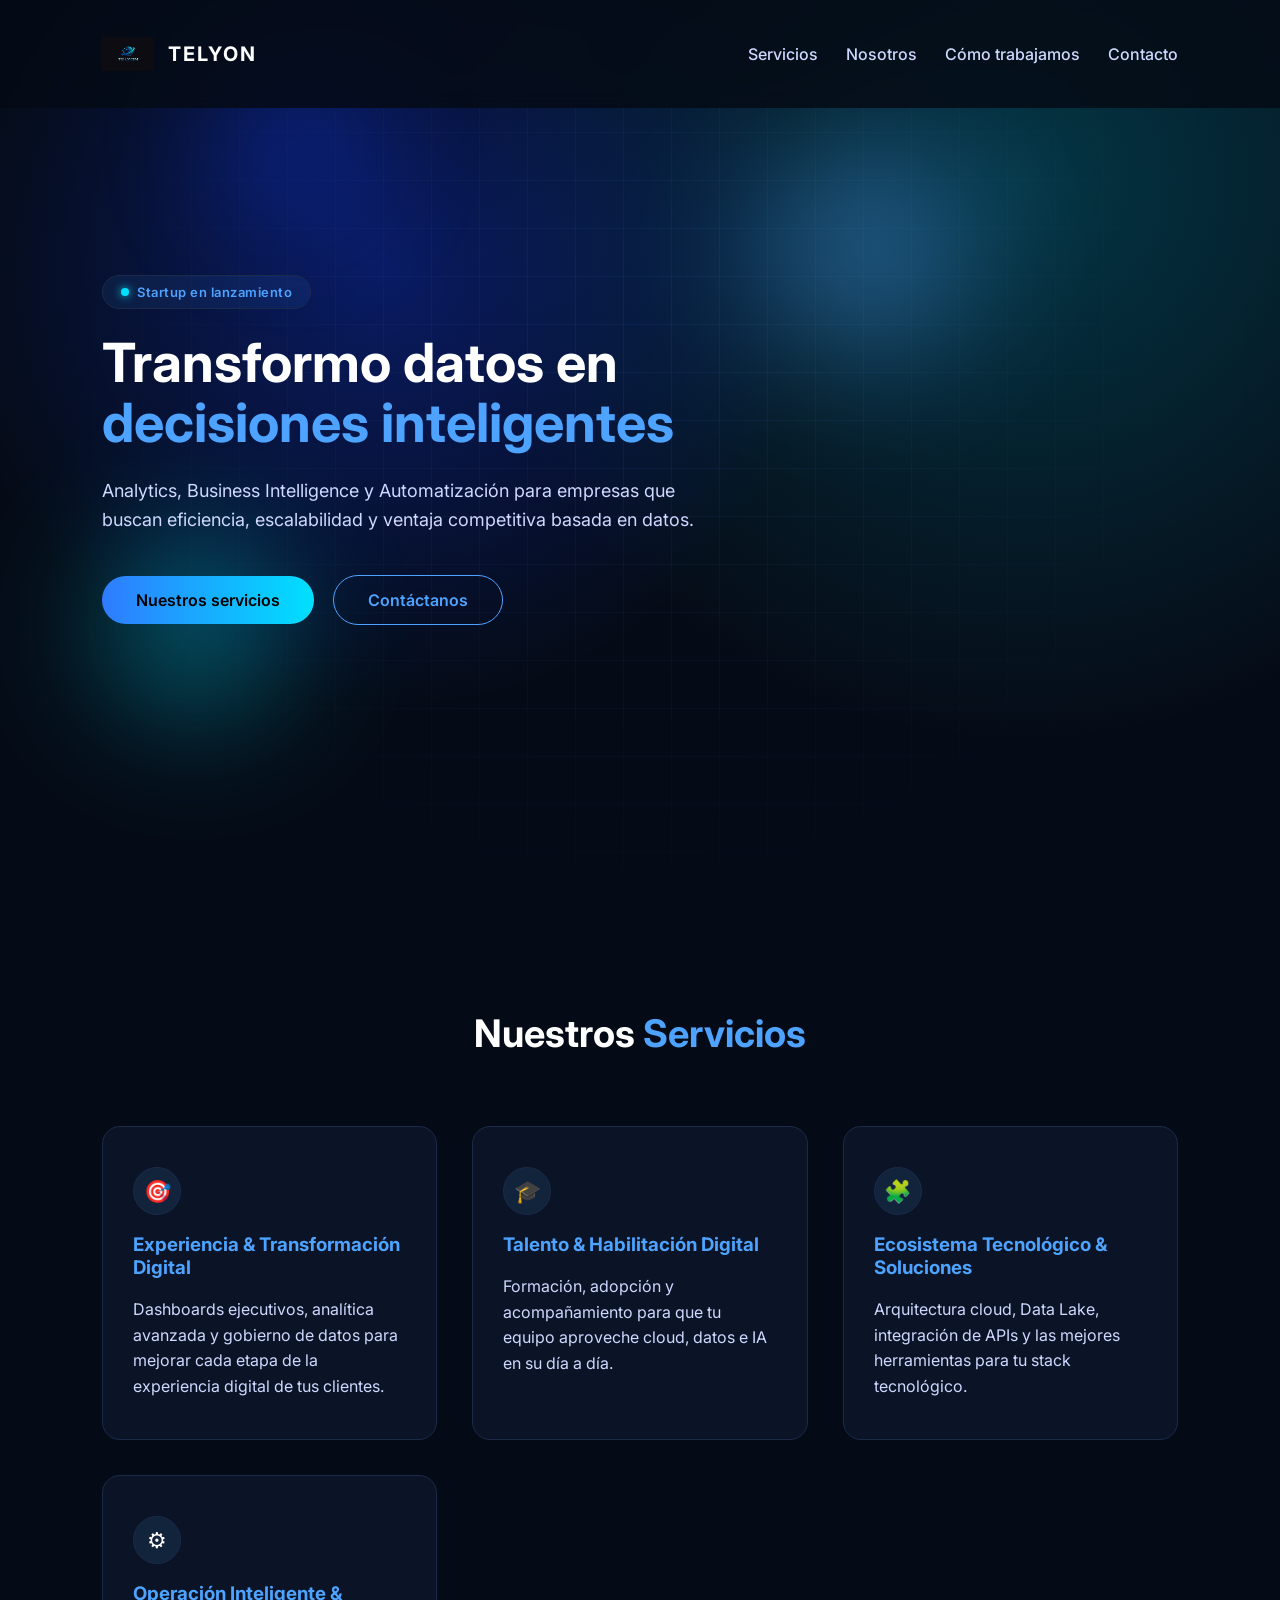
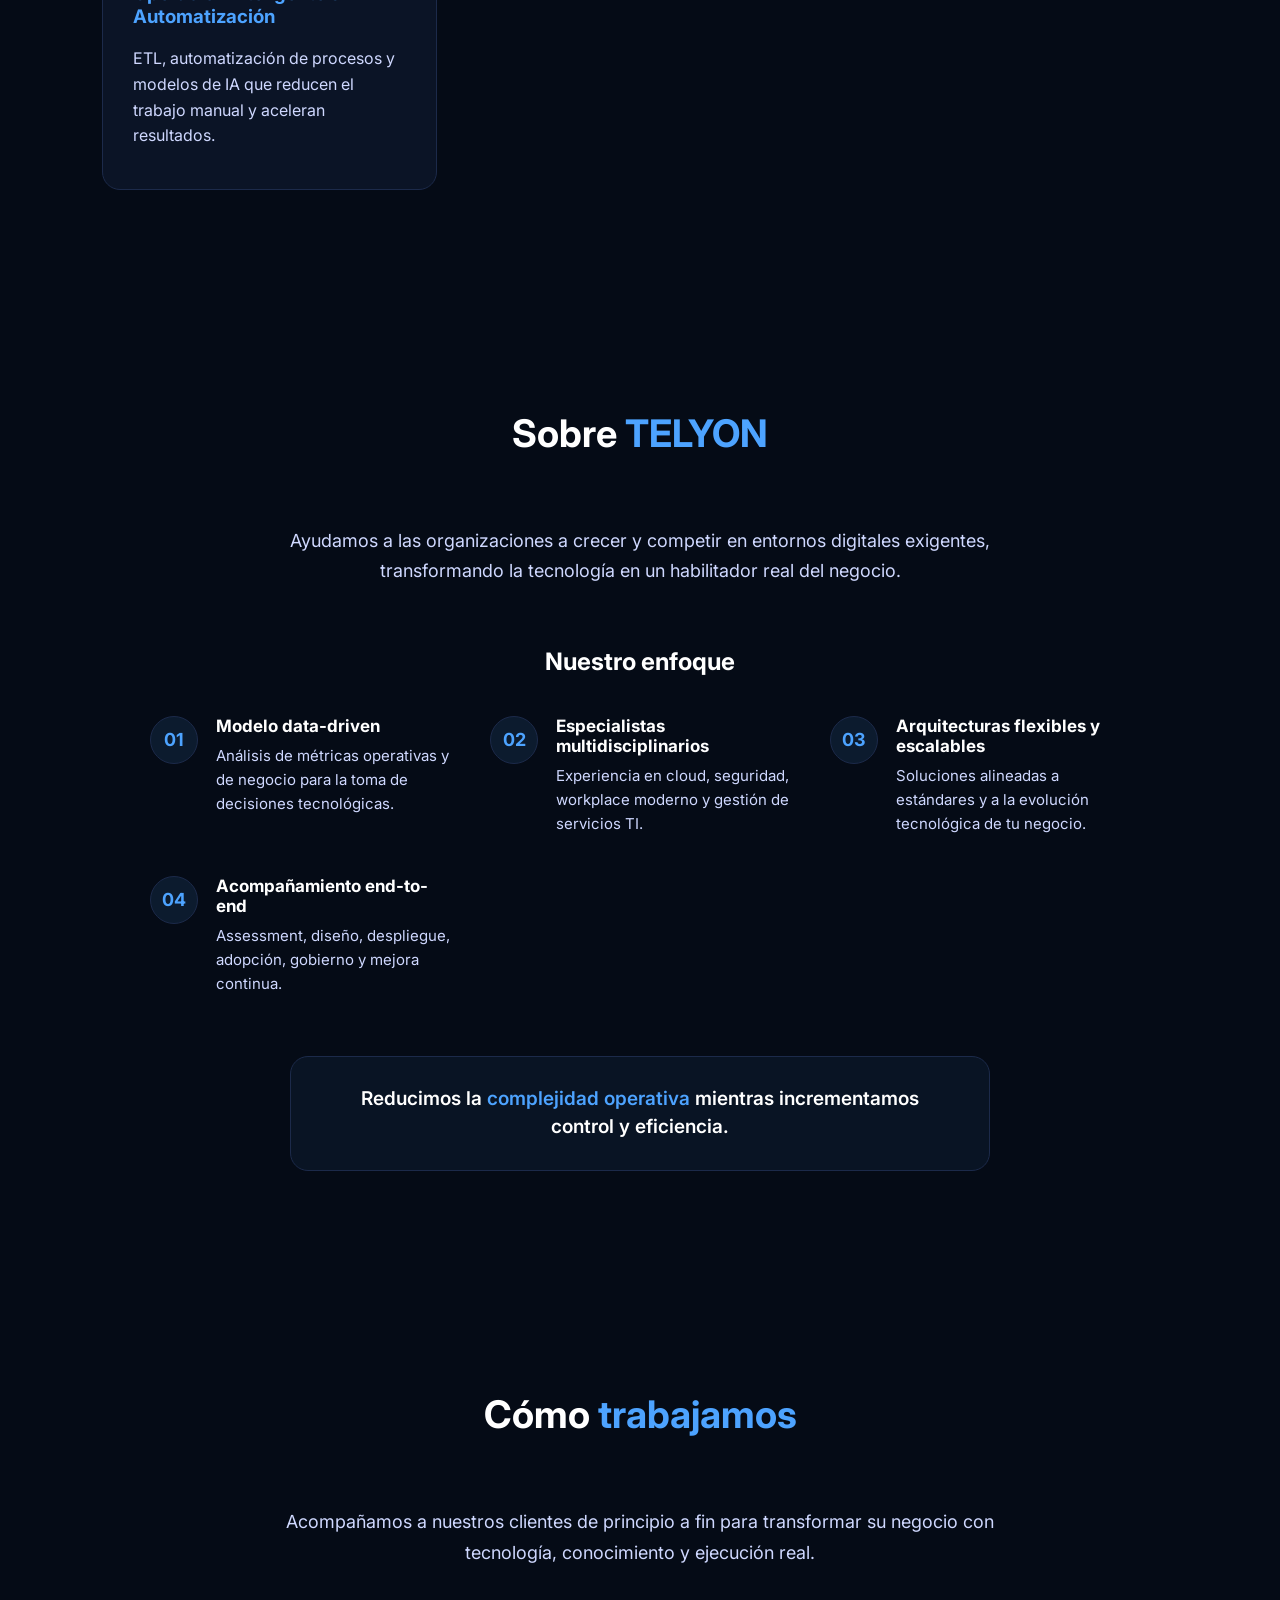
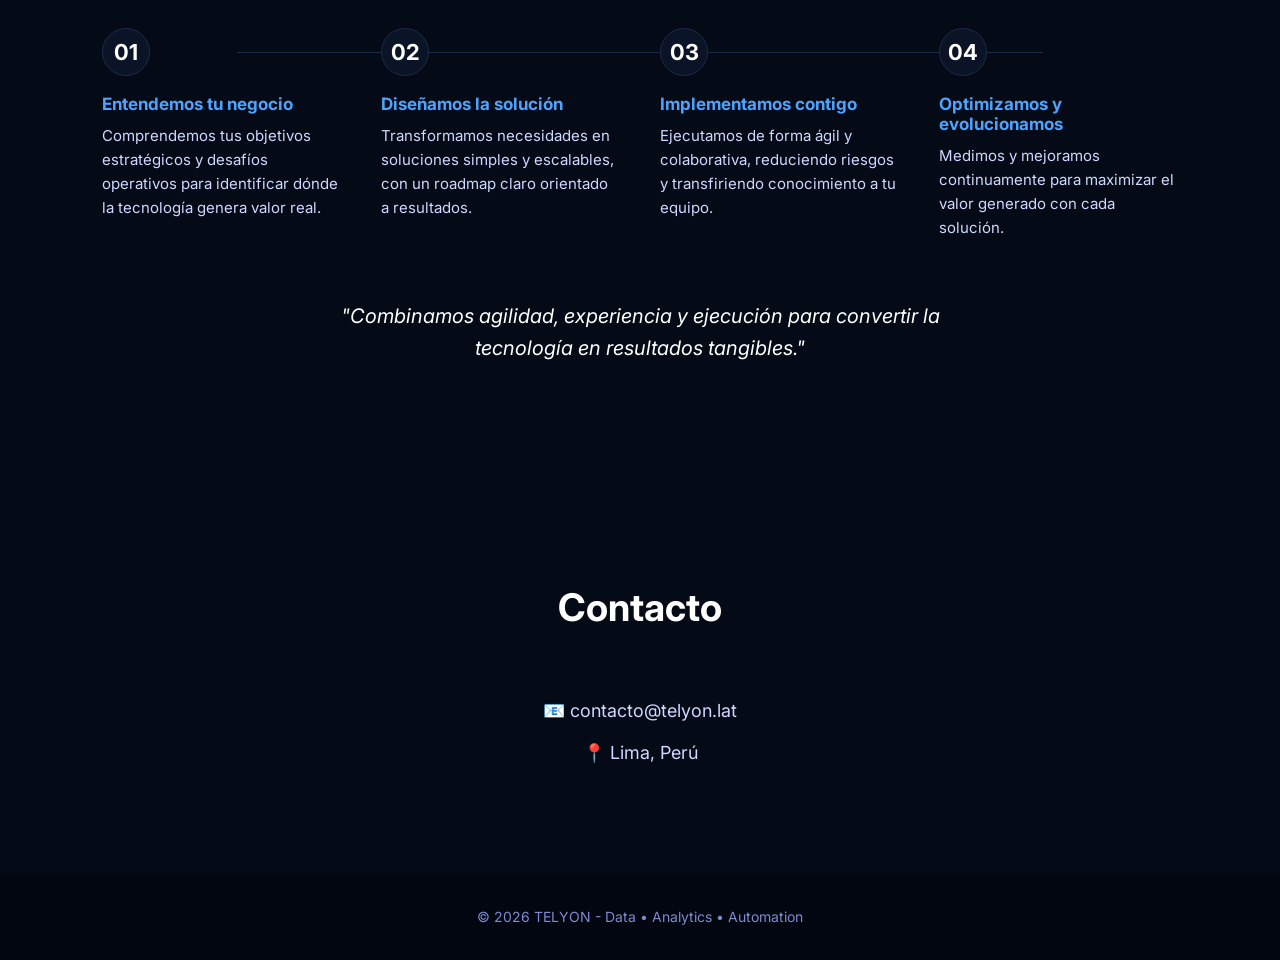
<file: index.html>
<!DOCTYPE html>
<html lang="es">
<head>
    <meta charset="UTF-8" />
    <meta name="viewport" content="width=device-width, initial-scale=1.0"/>
    <title>TELYON | Data • Analytics • Automation</title>
    <meta name="description" content="TELYON es una startup de datos que transforma información en decisiones inteligentes mediante Analytics, Business Intelligence, IA y Automatización." />

    <!-- Open Graph -->
    <meta property="og:title" content="TELYON | Data • Analytics • Automation" />
    <meta property="og:description" content="Analytics, Business Intelligence y Automatización para empresas que buscan eficiencia, escalabilidad y ventaja competitiva basada en datos." />
    <meta property="og:image" content="Images/TELYON.png" />
    <meta property="og:type" content="website" />

    <link rel="icon" href="Images/TELYON.png" type="image/png" />

    <!-- Google Font -->
    <link href="https://fonts.googleapis.com/css2?family=Inter:wght@300;400;600;700&display=swap" rel="stylesheet">

    <style>
        :root {
            --bg: #050b16;
            --bg-deep: #020611;
            --card-bg: #0b1426;
            --border: #1c2a4a;
            --text: #ffffff;
            --text-muted: #cfd8ff;
            --text-faint: #7c8ccf;
            --accent: #4da3ff;
            --accent-2: #00e0ff;
            --glow-1: #123cff55;
            --glow-2: #00e0ff33;
        }

        * {
            margin: 0;
            padding: 0;
            box-sizing: border-box;
            font-family: 'Inter', sans-serif;
        }

        html {
            scroll-behavior: smooth;
            overflow-x: hidden;
            width: 100%;
        }

        body {
            background: var(--bg);
            color: var(--text);
            overflow-x: hidden;
            width: 100%;
        }

        /* ================= HEADER ================= */

        header {
            display: flex;
            justify-content: space-between;
            align-items: center;
            padding: 28px 8%;
            position: fixed;
            width: 100%;
            background: rgba(5, 11, 22, 0.85);
            backdrop-filter: blur(10px);
            z-index: 1000;
        }

        .logo {
            display: flex;
            align-items: center;
            gap: 14px;
        }

        .logo-img {
            width: 52px;
            height: 52px;
            object-fit: contain;
        }

        .logo-text {
            font-size: 20px;
            font-weight: 700;
            letter-spacing: 2px;
        }

        nav {
            display: flex;
            align-items: center;
        }

        nav a {
            margin-left: 28px;
            text-decoration: none;
            color: var(--text-muted);
            font-weight: 500;
            transition: 0.3s;
        }

        nav a:hover {
            color: var(--accent);
        }

        .nav-toggle {
            display: none;
            flex-direction: column;
            justify-content: center;
            gap: 5px;
            width: 32px;
            height: 32px;
            background: none;
            border: none;
            cursor: pointer;
            z-index: 1100;
        }

        .nav-toggle span {
            display: block;
            width: 100%;
            height: 2px;
            background: var(--text);
            border-radius: 2px;
            transition: 0.3s;
        }

        .nav-toggle.active span:nth-child(1) {
            transform: translateY(7px) rotate(45deg);
        }

        .nav-toggle.active span:nth-child(2) {
            opacity: 0;
        }

        .nav-toggle.active span:nth-child(3) {
            transform: translateY(-7px) rotate(-45deg);
        }

        /* ================= HERO ================= */

        .hero {
            position: relative;
            height: 100vh;
            display: flex;
            align-items: center;
            padding: 0 8%;
            background: var(--bg);
            overflow: hidden;
        }

        .hero-bg {
            position: absolute;
            inset: 0;
            z-index: 0;
            background:
                radial-gradient(circle at 30% 30%, var(--glow-1), transparent 40%),
                radial-gradient(circle at 80% 20%, var(--glow-2), transparent 45%),
                var(--bg);
        }

        .hero-grid {
            position: absolute;
            inset: -1px;
            z-index: 1;
            background-image:
                repeating-linear-gradient(0deg, rgba(77,163,255,0.08) 0px, rgba(77,163,255,0.08) 1px, transparent 1px, transparent 48px),
                repeating-linear-gradient(90deg, rgba(77,163,255,0.08) 0px, rgba(77,163,255,0.08) 1px, transparent 1px, transparent 48px);
            mask-image: radial-gradient(circle at 50% 40%, #000 0%, transparent 75%);
            -webkit-mask-image: radial-gradient(circle at 50% 40%, #000 0%, transparent 75%);
        }

        .orb {
            position: absolute;
            border-radius: 50%;
            filter: blur(60px);
            z-index: 1;
            opacity: 0.55;
            animation: drift 18s ease-in-out infinite;
        }

        .orb-1 {
            width: 320px;
            height: 320px;
            top: 10%;
            left: 55%;
            background: radial-gradient(circle, var(--accent), transparent 70%);
            animation-duration: 16s;
        }

        .orb-2 {
            width: 260px;
            height: 260px;
            top: 55%;
            left: 5%;
            background: radial-gradient(circle, var(--accent-2), transparent 70%);
            animation-duration: 22s;
            animation-delay: -6s;
        }

        .orb-3 {
            width: 200px;
            height: 200px;
            top: 5%;
            left: 15%;
            background: radial-gradient(circle, #123cff, transparent 70%);
            animation-duration: 20s;
            animation-delay: -3s;
        }

        @keyframes drift {
            0%, 100% { transform: translate(0, 0) scale(1); }
            33% { transform: translate(30px, -20px) scale(1.08); }
            66% { transform: translate(-25px, 25px) scale(0.95); }
        }

        .hero-content {
            position: relative;
            z-index: 2;
            max-width: 620px;
        }

        .badge {
            display: inline-flex;
            align-items: center;
            gap: 8px;
            padding: 8px 18px;
            border-radius: 30px;
            border: 1px solid var(--border);
            background: rgba(77, 163, 255, 0.08);
            color: var(--accent);
            font-size: 13px;
            font-weight: 600;
            letter-spacing: 0.5px;
            margin-bottom: 24px;
        }

        .badge-dot {
            width: 8px;
            height: 8px;
            border-radius: 50%;
            background: var(--accent-2);
            box-shadow: 0 0 8px var(--accent-2);
            animation: blink 2s ease-in-out infinite;
        }

        @keyframes blink {
            0%, 100% { opacity: 1; }
            50% { opacity: 0.3; }
        }

        .hero h1 {
            font-size: 54px;
            line-height: 1.1;
            margin-bottom: 25px;
        }

        .hero h1 span {
            color: var(--accent);
        }

        .hero p {
            font-size: 18px;
            color: var(--text-muted);
            margin-bottom: 40px;
            line-height: 1.6;
        }

        .buttons a {
            display: inline-block;
            padding: 14px 34px;
            border-radius: 30px;
            text-decoration: none;
            margin-right: 15px;
            font-weight: 600;
            transition: 0.3s;
        }

        .btn-primary {
            background: linear-gradient(90deg, #2f7bff, var(--accent-2));
            color: #000;
        }

        .btn-primary:hover {
            opacity: 0.85;
        }

        .btn-secondary {
            border: 1px solid var(--accent);
            color: var(--accent);
        }

        .btn-secondary:hover {
            background: var(--accent);
            color: #000;
        }

        /* ================= SECTIONS ================= */

        section {
            padding: 110px 8%;
        }

        .section-title {
            text-align: center;
            font-size: 38px;
            margin-bottom: 70px;
        }

        .section-title span {
            color: var(--accent);
        }

        .cards {
            display: grid;
            grid-template-columns: repeat(auto-fit,minmax(260px,1fr));
            gap: 35px;
        }

        .card {
            background: var(--card-bg);
            padding: 40px 30px;
            border-radius: 18px;
            border: 1px solid var(--border);
            transition: 0.3s;
        }

        .card:hover {
            transform: translateY(-8px);
            border-color: var(--accent);
            box-shadow: 0 0 25px #4da3f744;
        }

        .card-icon {
            display: inline-flex;
            align-items: center;
            justify-content: center;
            width: 48px;
            height: 48px;
            border-radius: 50%;
            background: rgba(77, 163, 255, 0.1);
            border: 1px solid var(--border);
            font-size: 22px;
            margin-bottom: 18px;
        }

        .card h3 {
            margin-bottom: 18px;
            color: var(--accent);
        }

        .card p {
            color: var(--text-muted);
            line-height: 1.6;
        }

        /* ================= SHARED TEXT BLOCKS ================= */

        .lead-text {
            max-width: 780px;
            margin: 0 auto 60px;
            text-align: center;
            color: var(--text-muted);
            font-size: 18px;
            line-height: 1.7;
        }

        /* ================= ABOUT / ENFOQUE ================= */

        .approach-heading {
            font-size: 24px;
            font-weight: 700;
            text-align: center;
            margin-bottom: 40px;
        }

        .approach-grid {
            display: grid;
            grid-template-columns: repeat(auto-fit, minmax(280px, 1fr));
            gap: 40px;
            max-width: 980px;
            margin: 0 auto 60px;
        }

        .approach-item {
            display: flex;
            gap: 18px;
            align-items: flex-start;
        }

        .approach-item .card-icon {
            flex-shrink: 0;
            margin-bottom: 0;
            font-size: 18px;
            font-weight: 700;
            color: var(--accent);
        }

        .approach-item h4 {
            color: var(--text);
            font-size: 17px;
            margin-bottom: 8px;
        }

        .approach-item p {
            color: var(--text-muted);
            line-height: 1.6;
            font-size: 15px;
        }

        .highlight-box {
            max-width: 700px;
            margin: 0 auto;
            padding: 28px 40px;
            text-align: center;
            border: 1px solid var(--border);
            border-radius: 18px;
            background: rgba(77, 163, 255, 0.06);
        }

        .highlight-box p {
            color: var(--text);
            font-size: 19px;
            font-weight: 600;
            line-height: 1.5;
        }

        .highlight-box p span {
            color: var(--accent);
        }

        /* ================= PROCESS / TIMELINE ================= */

        .timeline {
            position: relative;
            display: grid;
            grid-template-columns: repeat(4, 1fr);
            gap: 40px;
            margin-bottom: 60px;
        }

        .timeline::before {
            content: '';
            position: absolute;
            top: 24px;
            left: 12.5%;
            right: 12.5%;
            height: 1px;
            background: var(--border);
        }

        .timeline-step {
            position: relative;
            z-index: 1;
        }

        .timeline-step .card-icon {
            background: var(--card-bg);
            font-weight: 700;
        }

        .timeline-step h4 {
            color: var(--accent);
            font-size: 17px;
            margin-bottom: 10px;
        }

        .timeline-step p {
            color: var(--text-muted);
            line-height: 1.6;
            font-size: 15px;
        }

        .process-quote {
            max-width: 640px;
            margin: 0 auto;
            text-align: center;
            font-size: 20px;
            font-style: italic;
            color: var(--text);
            line-height: 1.6;
        }

        footer {
            text-align: center;
            padding: 35px;
            background: var(--bg-deep);
            color: var(--text-faint);
            font-size: 14px;
        }

        /* ================= SCROLL REVEAL ================= */

        .reveal {
            opacity: 0;
            transform: translateY(24px);
            transition: opacity 0.7s ease, transform 0.7s ease;
        }

        .reveal.is-visible {
            opacity: 1;
            transform: translateY(0);
        }

        @media (prefers-reduced-motion: reduce) {
            .orb, .badge-dot {
                animation: none !important;
            }
            .reveal {
                opacity: 1 !important;
                transform: none !important;
                transition: none !important;
            }
            html {
                scroll-behavior: auto;
            }
        }

        @media(max-width: 768px){
            .hero h1 {
                font-size: 38px;
            }

            .nav-toggle {
                display: flex;
            }

            nav {
                position: fixed;
                top: 0;
                right: 0;
                height: 100vh;
                width: 100%;
                max-width: 320px;
                background: rgba(5, 11, 22, 0.98);
                backdrop-filter: blur(10px);
                border-left: 1px solid var(--border);
                flex-direction: column;
                justify-content: center;
                align-items: center;
                gap: 32px;
                transform: translateX(100%);
                transition: transform 0.35s ease;
            }

            nav.nav-open {
                transform: translateX(0);
            }

            nav a {
                margin-left: 0;
                font-size: 20px;
            }

            .timeline {
                grid-template-columns: 1fr;
                gap: 32px;
            }

            .timeline::before {
                display: none;
            }

            .approach-grid {
                grid-template-columns: 1fr;
            }
        }
    </style>
</head>

<body>

<header>
    <div class="logo">
        <img src="Images/TELYON.png" alt="TELYON Logo" class="logo-img">
        <div class="logo-text">TELYON</div>
    </div>

    <nav id="mainNav">
        <a href="#services">Servicios</a>
        <a href="#about">Nosotros</a>
        <a href="#process">Cómo trabajamos</a>
        <a href="#contact">Contacto</a>
    </nav>

    <button class="nav-toggle" id="navToggle" aria-label="Abrir menú" aria-expanded="false" aria-controls="mainNav">
        <span></span>
        <span></span>
        <span></span>
    </button>
</header>

<section class="hero">
    <div class="hero-bg"></div>
    <div class="hero-grid"></div>
    <div class="orb orb-1"></div>
    <div class="orb orb-2"></div>
    <div class="orb orb-3"></div>

    <div class="hero-content">
        <span class="badge"><span class="badge-dot"></span> Startup en lanzamiento</span>
        <h1>Transformo datos en <span>decisiones inteligentes</span></h1>
        <p>
            Analytics, Business Intelligence y Automatización para empresas que buscan
            eficiencia, escalabilidad y ventaja competitiva basada en datos.
        </p>

        <div class="buttons">
            <a href="#services" class="btn-primary">Nuestros servicios</a>
            <a href="#contact" class="btn-secondary">Contáctanos</a>
        </div>
    </div>
</section>

<section id="services">
    <h2 class="section-title reveal">Nuestros <span>Servicios</span></h2>

    <div class="cards">
        <div class="card reveal">
            <div class="card-icon">🎯</div>
            <h3>Experiencia & Transformación Digital</h3>
            <p>Dashboards ejecutivos, analítica avanzada y gobierno de datos para mejorar cada etapa de la experiencia digital de tus clientes.</p>
        </div>

        <div class="card reveal">
            <div class="card-icon">🎓</div>
            <h3>Talento & Habilitación Digital</h3>
            <p>Formación, adopción y acompañamiento para que tu equipo aproveche cloud, datos e IA en su día a día.</p>
        </div>

        <div class="card reveal">
            <div class="card-icon">🧩</div>
            <h3>Ecosistema Tecnológico & Soluciones</h3>
            <p>Arquitectura cloud, Data Lake, integración de APIs y las mejores herramientas para tu stack tecnológico.</p>
        </div>

        <div class="card reveal">
            <div class="card-icon">⚙</div>
            <h3>Operación Inteligente & Automatización</h3>
            <p>ETL, automatización de procesos y modelos de IA que reducen el trabajo manual y aceleran resultados.</p>
        </div>
    </div>
</section>

<section id="about">
    <h2 class="section-title reveal">Sobre <span>TELYON</span></h2>
    <p class="lead-text reveal">
        Ayudamos a las organizaciones a crecer y competir en entornos digitales exigentes,
        transformando la tecnología en un habilitador real del negocio.
    </p>

    <h3 class="approach-heading reveal">Nuestro enfoque</h3>
    <div class="approach-grid">
        <div class="approach-item reveal">
            <div class="card-icon">01</div>
            <div>
                <h4>Modelo data-driven</h4>
                <p>Análisis de métricas operativas y de negocio para la toma de decisiones tecnológicas.</p>
            </div>
        </div>

        <div class="approach-item reveal">
            <div class="card-icon">02</div>
            <div>
                <h4>Especialistas multidisciplinarios</h4>
                <p>Experiencia en cloud, seguridad, workplace moderno y gestión de servicios TI.</p>
            </div>
        </div>

        <div class="approach-item reveal">
            <div class="card-icon">03</div>
            <div>
                <h4>Arquitecturas flexibles y escalables</h4>
                <p>Soluciones alineadas a estándares y a la evolución tecnológica de tu negocio.</p>
            </div>
        </div>

        <div class="approach-item reveal">
            <div class="card-icon">04</div>
            <div>
                <h4>Acompañamiento end-to-end</h4>
                <p>Assessment, diseño, despliegue, adopción, gobierno y mejora continua.</p>
            </div>
        </div>
    </div>

    <div class="highlight-box reveal">
        <p>Reducimos la <span>complejidad operativa</span> mientras incrementamos control y eficiencia.</p>
    </div>
</section>

<section id="process">
    <h2 class="section-title reveal">Cómo <span>trabajamos</span></h2>
    <p class="lead-text reveal">
        Acompañamos a nuestros clientes de principio a fin para transformar su negocio
        con tecnología, conocimiento y ejecución real.
    </p>

    <div class="timeline">
        <div class="timeline-step reveal">
            <div class="card-icon">01</div>
            <h4>Entendemos tu negocio</h4>
            <p>Comprendemos tus objetivos estratégicos y desafíos operativos para identificar dónde la tecnología genera valor real.</p>
        </div>

        <div class="timeline-step reveal">
            <div class="card-icon">02</div>
            <h4>Diseñamos la solución</h4>
            <p>Transformamos necesidades en soluciones simples y escalables, con un roadmap claro orientado a resultados.</p>
        </div>

        <div class="timeline-step reveal">
            <div class="card-icon">03</div>
            <h4>Implementamos contigo</h4>
            <p>Ejecutamos de forma ágil y colaborativa, reduciendo riesgos y transfiriendo conocimiento a tu equipo.</p>
        </div>

        <div class="timeline-step reveal">
            <div class="card-icon">04</div>
            <h4>Optimizamos y evolucionamos</h4>
            <p>Medimos y mejoramos continuamente para maximizar el valor generado con cada solución.</p>
        </div>
    </div>

    <p class="process-quote reveal">
        "Combinamos agilidad, experiencia y ejecución para convertir la tecnología en resultados tangibles."
    </p>
</section>

<section id="contact">
    <h2 class="section-title reveal">Contacto</h2>
    <p class="reveal" style="text-align:center;color:var(--text-muted);font-size:18px">
        📧 contacto@telyon.lat <br><br>
        📍 Lima, Perú
    </p>
</section>

<footer>
    © 2026 TELYON - Data • Analytics • Automation
</footer>

<script>
    // Mobile nav toggle
    const navToggle = document.getElementById('navToggle');
    const mainNav = document.getElementById('mainNav');

    navToggle.addEventListener('click', () => {
        const isOpen = mainNav.classList.toggle('nav-open');
        navToggle.classList.toggle('active', isOpen);
        navToggle.setAttribute('aria-expanded', isOpen);
    });

    mainNav.querySelectorAll('a').forEach(link => {
        link.addEventListener('click', () => {
            mainNav.classList.remove('nav-open');
            navToggle.classList.remove('active');
            navToggle.setAttribute('aria-expanded', 'false');
        });
    });

    // Scroll reveal
    const revealEls = document.querySelectorAll('.reveal');
    const observer = new IntersectionObserver((entries) => {
        entries.forEach((entry, i) => {
            if (entry.isIntersecting) {
                setTimeout(() => entry.target.classList.add('is-visible'), i * 80);
                observer.unobserve(entry.target);
            }
        });
    }, { threshold: 0.15 });

    revealEls.forEach(el => observer.observe(el));
</script>

</body>
</html>
</file>
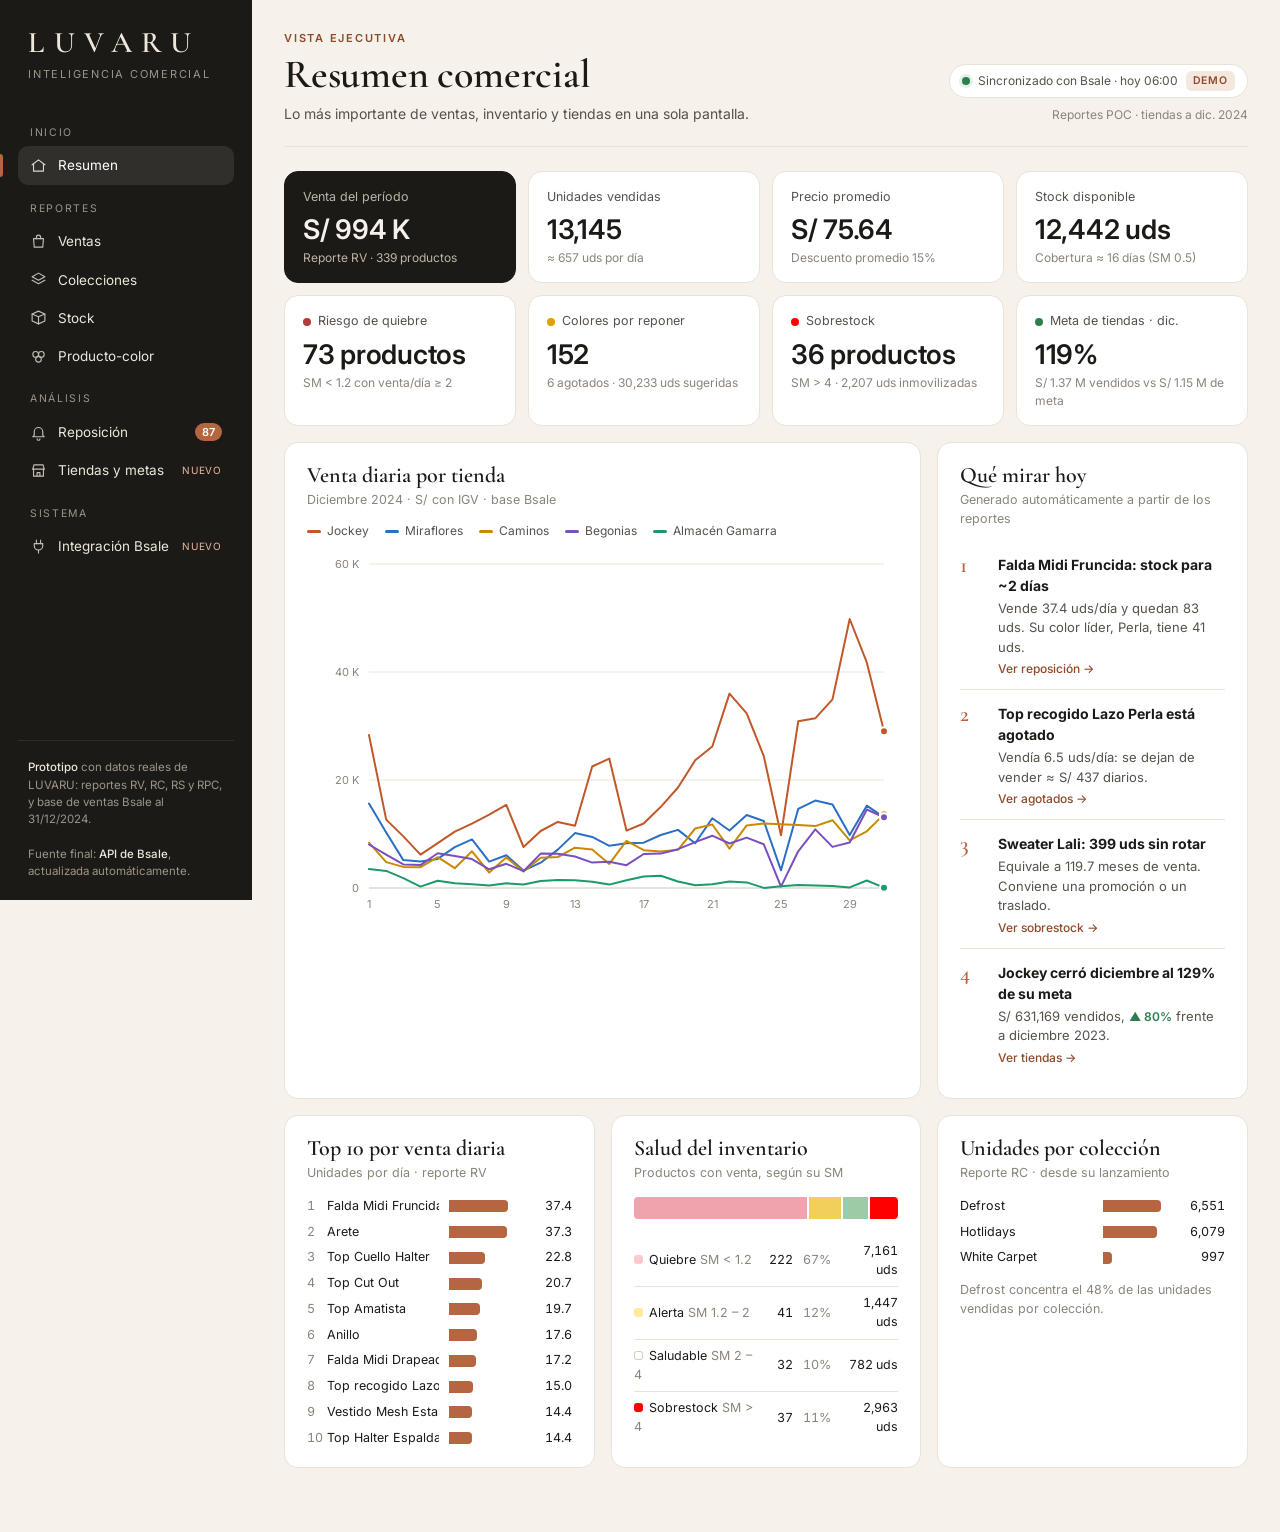
<file: Luvaru/index.html>
<!doctype html>
<html lang="es">
<head>
<meta charset="utf-8">
<meta name="viewport" content="width=device-width, initial-scale=1">
<meta name="robots" content="noindex, nofollow">
<title>LUVARU · Plataforma KPI</title>
<link rel="preconnect" href="https://fonts.googleapis.com">
<link rel="preconnect" href="https://fonts.gstatic.com" crossorigin>
<link href="https://fonts.googleapis.com/css2?family=Cormorant+Garamond:wght@500;600;700&family=Inter:wght@400;500;600&display=swap" rel="stylesheet">
<style>
:root{
  color-scheme: light;
  --bg:#F6F1EA; --surface:#FFFFFF; --surface-2:#FBF8F3; --surface-3:#F3EDE4;
  --ink:#1C1A17; --ink-2:#57514A; --muted:#8B847A;
  --line:#E9E2D7; --line-2:#D8CFC1;
  --accent:#B5653F; --accent-ink:#8F4A2A; --accent-soft:#F4E7DE;
  --good:#2E7D4F; --good-soft:#E3F1E7; --bad:#B23A3A; --bad-soft:#F9E3E1; --warn-ink:#8A5300; --warn-soft:#FDF1D6;
  --s1:#c0582a; --s2:#2a6fc4; --s3:#c98a00; --s4:#7a4fc0; --s5:#1b9a6c; --meta:#9A9286;
  --side:#1C1A17; --side-ink:#EDE6DA; --side-muted:#9C9488;
  --serif:"Cormorant Garamond","Playfair Display",Georgia,"Times New Roman",serif;
  --sans:"Inter",system-ui,-apple-system,"Segoe UI",Roboto,sans-serif;
  --r:14px;
}
*{box-sizing:border-box}
html,body{margin:0}
body{background:var(--bg);color:var(--ink);font:14px/1.5 var(--sans);-webkit-font-smoothing:antialiased}
button{font:inherit;color:inherit}
a{color:var(--accent-ink)}
.muted{color:var(--muted)}

/* ---------- Layout ---------- */
.app{display:grid;grid-template-columns:252px minmax(0,1fr);min-height:100vh}
.side{position:sticky;top:0;height:100vh;background:var(--side);color:var(--side-ink);display:flex;flex-direction:column;padding:28px 18px 20px;overflow-y:auto}
.brand{padding:0 10px 26px}
.logo{font:600 30px/1 var(--serif);letter-spacing:.32em;display:block}
.brand small{display:block;margin-top:8px;font-size:11px;letter-spacing:.16em;text-transform:uppercase;color:var(--side-muted)}
.nav-sec{font-size:10.5px;letter-spacing:.16em;text-transform:uppercase;color:var(--side-muted);padding:16px 12px 6px}
.nav a{display:flex;align-items:center;gap:11px;padding:9px 12px;border-radius:10px;color:var(--side-ink);text-decoration:none;font-size:13.5px;position:relative}
.nav a svg{width:17px;height:17px;flex:none;fill:none;stroke:currentColor;stroke-width:1.6;stroke-linecap:round;stroke-linejoin:round;opacity:.8}
.nav a:hover{background:rgba(255,255,255,.06)}
.nav a[aria-current="page"]{background:rgba(255,255,255,.09);color:#fff}
.nav a[aria-current="page"]::before{content:"";position:absolute;left:-18px;top:8px;bottom:8px;width:3px;border-radius:0 3px 3px 0;background:var(--accent)}
.nav .badge{margin-left:auto;background:var(--accent);color:#fff;font-size:11px;font-weight:600;border-radius:999px;padding:1px 7px}
.nav .new{margin-left:auto;font-size:10px;letter-spacing:.08em;text-transform:uppercase;color:#E9B79C}
.side-foot{margin-top:auto;padding:18px 10px 0;font-size:11.5px;line-height:1.5;color:var(--side-muted);border-top:1px solid rgba(255,255,255,.08)}
.side-foot b{color:var(--side-ink);font-weight:500}

main{min-width:0;padding:0 32px 48px}
.top{display:flex;justify-content:space-between;align-items:flex-end;gap:24px;padding:30px 0 22px;border-bottom:1px solid var(--line);margin-bottom:24px}
.eyebrow{font-size:11px;letter-spacing:.16em;text-transform:uppercase;color:var(--accent-ink);font-weight:600;margin:0 0 6px}
h1{font:600 40px/1.05 var(--serif);margin:0;letter-spacing:-.005em}
.lede{margin:8px 0 0;color:var(--ink-2);max-width:62ch}
.top-meta{display:flex;flex-direction:column;align-items:flex-end;gap:8px;flex:none}
.sync{display:inline-flex;align-items:center;gap:8px;background:var(--surface);border:1px solid var(--line);border-radius:999px;padding:6px 12px;font-size:12px;color:var(--ink-2);white-space:nowrap}
.live{width:8px;height:8px;border-radius:50%;background:var(--good);box-shadow:0 0 0 3px var(--good-soft)}
.period{font-size:12px;color:var(--muted);white-space:nowrap}
.tag{display:inline-block;font-size:10.5px;letter-spacing:.08em;text-transform:uppercase;font-weight:600;border-radius:6px;padding:2px 7px;background:var(--accent-soft);color:var(--accent-ink)}

/* ---------- Cards & grid ---------- */
.grid12{display:grid;grid-template-columns:repeat(12,minmax(0,1fr));gap:16px;margin-bottom:16px}
.c3{grid-column:span 3}.c4{grid-column:span 4}.c5{grid-column:span 5}.c6{grid-column:span 6}.c7{grid-column:span 7}.c8{grid-column:span 8}.c12{grid-column:span 12}
.card{background:var(--surface);border:1px solid var(--line);border-radius:var(--r);padding:20px 22px;min-width:0}
.card-h{display:flex;justify-content:space-between;align-items:flex-start;gap:12px;margin-bottom:14px;flex-wrap:wrap}
.card h2{font:600 22px/1.15 var(--serif);margin:0}
.card .sub{font-size:12.5px;color:var(--muted);margin:3px 0 0}
.section-t{font:600 26px/1.1 var(--serif);margin:30px 0 4px}
.section-s{color:var(--ink-2);margin:0 0 14px}

.kpis{display:grid;grid-template-columns:repeat(4,minmax(0,1fr));gap:12px;margin-bottom:16px}
.kpi{background:var(--surface);border:1px solid var(--line);border-radius:var(--r);padding:16px 18px 15px;position:relative;min-width:0}
.kpi .l{font-size:12.5px;color:var(--ink-2);display:flex;align-items:center;gap:7px}
.kpi .v{font:600 27px/1.15 var(--sans);margin:8px 0 4px;letter-spacing:-.01em;white-space:nowrap;overflow:hidden;text-overflow:ellipsis}
.kpi .s{font-size:12px;color:var(--muted)}
.kpi.hero{background:var(--ink);color:#F6F1EA;border-color:var(--ink)}
.kpi.hero .l,.kpi.hero .s{color:#BDB4A6}
.tone{width:8px;height:8px;border-radius:50%;flex:none}
.t-crit{background:var(--bad)}.t-warn{background:#E0A100}.t-over{background:#FF0000}.t-good{background:var(--good)}
.delta{font-weight:600;font-size:12px}
.up{color:var(--good)}.down{color:var(--bad)}

/* ---------- Semáforos (idénticos al Excel) ---------- */
.sem{display:inline-block;min-width:46px;padding:2px 8px;border-radius:6px;text-align:right;font-variant-numeric:tabular-nums}
.sm-low{background:#FFC7CE;color:#9C0006}
.sm-warn{background:#FFEB9C;color:#9C5700}
.sm-over{background:#FF0000;color:#FFFFFF}
.vx-1{background:#FF0000;color:#FFFFFF}
.vx-2{background:#FFC7CE;color:#9C0006}
.vx-3{background:#FFEB9C;color:#9C5700}
.vx-4{background:#C6EFCE;color:#375623}
.vx-5{background:#A9D08E;color:#006100}
.dot{display:inline-block;width:9px;height:9px;border-radius:3px;margin-right:6px;vertical-align:0}
.dot.sm-ok{background:#fff;box-shadow:inset 0 0 0 1px var(--line-2)}
.legend-sem{display:flex;flex-wrap:wrap;gap:6px 18px;align-items:center;font-size:12px;color:var(--ink-2);margin:0 0 14px}
.legend-sem b{font-weight:600;color:var(--ink);margin-right:2px}
.legend-sem .grp{display:flex;flex-wrap:wrap;gap:6px;align-items:center}
.legend-sem .sem{min-width:0;text-align:center;font-size:11.5px;padding:1px 7px}
.legend-sem .sem.plain{background:#fff;box-shadow:inset 0 0 0 1px var(--line-2)}

/* ---------- Table ---------- */
.tools{display:flex;flex-wrap:wrap;gap:10px;align-items:center;margin-bottom:12px}
.search{display:flex;align-items:center;gap:8px;background:var(--surface);border:1px solid var(--line-2);border-radius:10px;padding:0 12px;height:36px;min-width:240px;flex:0 1 300px}
.search svg{width:16px;height:16px;fill:none;stroke:var(--muted);stroke-width:2;stroke-linecap:round}
.search input{border:0;outline:0;background:transparent;font:inherit;width:100%;color:var(--ink)}
.search:focus-within{border-color:var(--accent);box-shadow:0 0 0 3px var(--accent-soft)}
.chips{display:flex;flex-wrap:wrap;gap:6px}
.chip{display:inline-flex;align-items:center;border:1px solid var(--line-2);background:var(--surface);border-radius:999px;padding:5px 12px;font-size:12.5px;cursor:pointer;white-space:nowrap}
.chip:hover{border-color:var(--ink-2)}
.chip.on{background:var(--ink);border-color:var(--ink);color:#fff}
.chip .cnt{margin-left:6px;color:var(--muted);font-variant-numeric:tabular-nums}
.chip.on .cnt{color:#CFC6B8}
.chip i.sw{margin-right:6px}
.count{margin-left:auto;font-size:12px;color:var(--muted)}
.tbl-wrap{overflow:auto;max-height:72vh;border:1px solid var(--line);border-radius:12px;background:var(--surface)}
table.grid{border-collapse:separate;border-spacing:0;width:100%;font-size:13px}
table.grid th,table.grid td{padding:8px 10px;border-bottom:1px solid var(--line);white-space:nowrap;text-align:left;background:var(--surface)}
table.grid thead th{position:sticky;top:0;z-index:2;background:var(--surface-2);font-weight:600;font-size:11.5px;color:var(--ink-2)}
table.grid thead tr.g th{height:32px;font:600 13px var(--serif);font-size:14.5px;color:var(--ink);letter-spacing:.01em;border-bottom:1px solid var(--line)}
table.grid thead tr.h.two th{top:32px}
table.grid thead th.gl{text-align:center}
.sort{all:unset;cursor:pointer;display:inline-flex;gap:4px;align-items:center}
.sort:focus-visible{outline:2px solid var(--accent);outline-offset:2px;border-radius:3px}
.arr{color:var(--accent);font-size:11px;min-width:8px}
th.num .sort{flex-direction:row-reverse}
.num{text-align:right!important;font-variant-numeric:tabular-nums}
.gs{border-left:1px solid var(--line-2)!important}
.st1{position:sticky;left:0;z-index:1}
.st2{position:sticky;left:48px;z-index:1;box-shadow:1px 0 0 var(--line)}
thead .st1,thead .st2{z-index:3}
td.st1.nwidth,th.st1.nwidth{width:48px;min-width:48px;max-width:48px}
.prod{font-weight:500}
tbody tr.row:hover td{background:#FCF7F1}
tr.exp{cursor:pointer}
tr.exp td.st2::before,tr.exp td.st1.p::before{content:"›";display:inline-block;width:12px;color:var(--muted);transition:transform .15s}
tr.exp.open td.st2::before,tr.exp.open td.st1.p::before{transform:rotate(90deg)}
tr.exp:focus-visible{outline:2px solid var(--accent);outline-offset:-2px}
tr.detail td{background:var(--surface-2);white-space:normal;padding:14px 16px 16px}
tr.grp td{background:var(--surface-3);font-size:12.5px;color:var(--ink-2);position:sticky;left:0}
tr.grp b{font:600 16px var(--serif);color:var(--ink);margin-right:8px}
td.empty{text-align:center;color:var(--muted);padding:28px}
.foot{display:flex;gap:10px;align-items:center;justify-content:flex-end;padding:10px 2px 0;font-size:12.5px;color:var(--ink-2);flex-wrap:wrap}
.foot button{border:1px solid var(--line-2);background:var(--surface);border-radius:8px;padding:5px 11px;cursor:pointer}
.foot button:disabled{opacity:.4;cursor:default}
.foot button.link{border:0;background:none;color:var(--accent-ink);text-decoration:underline;text-underline-offset:3px}

.sw{display:inline-block;width:11px;height:11px;border-radius:50%;margin-right:7px;vertical-align:-1px;box-shadow:inset 0 0 0 1px rgba(0,0,0,.2);flex:none}
.sw.pat{background-image:repeating-linear-gradient(45deg,rgba(255,255,255,.6) 0 2px,transparent 2px 4px)}
.sw-varios{background:conic-gradient(#c0582a 0 25%,#2a6fc4 0 50%,#c98a00 0 75%,#1b9a6c 0)}

.cdet{display:grid;grid-template-columns:repeat(3,minmax(0,220px));gap:12px}
.cd{background:var(--surface);border:1px solid var(--line);border-radius:10px;padding:12px 14px}
.cd-h{display:flex;justify-content:space-between;align-items:center;gap:8px}
.cd-h .eyebrow{margin:0;font-size:10px}
.cd-n{font-weight:600;margin:8px 0 10px;display:flex;align-items:center}
.cd-bar{display:grid;grid-template-columns:56px 1fr 40px;gap:8px;align-items:center;font-size:12px;color:var(--ink-2);margin-top:5px}
.cd-bar b{height:8px;background:var(--surface-3);border-radius:4px;overflow:hidden;display:block}
.cd-bar i{display:block;height:100%;border-radius:0 4px 4px 0}
.cd-bar em{font-style:normal;text-align:right;font-variant-numeric:tabular-nums;color:var(--ink)}
.b-sold{background:var(--accent)}.b-stock{background:#6E665C}
.cd-f{margin:8px 0 0;font-size:11.5px;color:var(--muted)}
.cov{display:inline-block;width:70px;height:7px;background:var(--surface-3);border-radius:4px;vertical-align:1px;margin-right:8px;overflow:hidden}
.cov i{display:block;height:100%;border-radius:0 4px 4px 0;background:#6E665C}
.cov i.sm-low{background:#E8838F}.cov i.sm-warn{background:#E3B93B}.cov i.sm-over{background:#FF0000}
.pill{display:inline-block;border-radius:999px;padding:2px 9px;font-size:11.5px;font-weight:600}
.p-agot{background:#1C1A17;color:#fff}.p-crit{background:var(--bad-soft);color:var(--bad)}.p-alta{background:var(--warn-soft);color:var(--warn-ink)}.p-media{background:var(--surface-3);color:var(--ink-2)}
.p-liq{background:var(--bad-soft);color:var(--bad)}.p-promo{background:var(--accent-soft);color:var(--accent-ink)}

/* ---------- Charts ---------- */
.chart svg{display:block;overflow:visible}
.chart .grid{stroke:#ECE6DC;stroke-width:1}
.chart .grid.base{stroke:#CFC6B8}
.chart text{font:11px var(--sans);fill:var(--muted)}
.chart .xh{stroke:var(--ink-2);stroke-width:1}
.legend{display:flex;flex-wrap:wrap;gap:6px 16px;font-size:12px;color:var(--ink-2)}
.legend span{display:inline-flex;align-items:center;gap:6px}
.legend i{width:14px;height:3px;border-radius:2px;display:inline-block}
.legend i.dash{background:repeating-linear-gradient(90deg,var(--meta) 0 5px,transparent 5px 8px)!important}
.hbars{display:flex;flex-direction:column;gap:7px}
.hb{display:grid;grid-template-columns:minmax(0,50%) 1fr auto;gap:10px;align-items:center;font-size:12.5px}
.hb-l{white-space:nowrap;overflow:hidden;text-overflow:ellipsis;color:var(--ink);display:flex;align-items:center}
.hb-l .rk{color:var(--muted);width:20px;flex:none;font-variant-numeric:tabular-nums}
.hb-t{height:12px;display:block}
.hb-t i{display:block;height:100%;border-radius:0 4px 4px 0;min-width:3px}
.hb-v{font-variant-numeric:tabular-nums;color:var(--ink);min-width:54px;text-align:right}
.stack{display:flex;gap:2px;height:22px;margin:4px 0 16px}
.stack i{display:block;height:100%}
.stack i:first-child{border-radius:4px 0 0 4px}.stack i:last-child{border-radius:0 4px 4px 0}
.hl{width:100%;border-collapse:collapse;font-size:12.5px}
.hl td{padding:7px 0;border-bottom:1px solid var(--line)}
.hl tr:last-child td{border-bottom:0}
.hl .num{padding-left:10px}

.ins{list-style:none;margin:0;padding:0;display:flex;flex-direction:column;gap:2px}
.ins li{display:grid;grid-template-columns:28px 1fr;gap:10px;padding:11px 0;border-bottom:1px solid var(--line)}
.ins li:last-child{border-bottom:0}
.ins .n{font:600 22px/1 var(--serif);color:var(--accent)}
.ins p{margin:3px 0 0;color:var(--ink-2);font-size:13px}
.ins a{font-size:12px;font-weight:500;text-decoration:none}
.ins a:hover{text-decoration:underline}

.prog{display:flex;flex-direction:column;gap:16px}
.pg-h{display:flex;justify-content:space-between;align-items:baseline;gap:10px;font-size:13px;flex-wrap:wrap}
.pg-h b{font-weight:600;display:inline-flex;align-items:center;gap:8px}
.pg-h .sw{width:10px;height:10px;margin:0;box-shadow:none}
.pg-bar{position:relative;height:10px;background:var(--surface-3);border-radius:5px;margin-top:7px}
.pg-bar i{position:absolute;left:0;top:0;bottom:0;border-radius:5px;max-width:100%}
.pg-bar .m100{position:absolute;top:-4px;bottom:-4px;width:2px;background:var(--ink);border-radius:1px}
.pg-s{font-size:12px;color:var(--muted);margin-top:5px;display:flex;gap:14px;flex-wrap:wrap}

.hm{display:grid;gap:3px;font-size:11px;color:var(--muted)}
.hm .c{height:26px;border-radius:4px}
.hm .rl{display:flex;align-items:center;font-size:11.5px;color:var(--ink-2)}
.hm .cl{text-align:center}
.hm-legend{display:flex;align-items:center;gap:8px;font-size:11.5px;color:var(--muted);margin-top:12px}
.hm-legend span.g{width:120px;height:8px;border-radius:4px;background:linear-gradient(90deg,var(--surface-2),var(--accent))}

.note{display:flex;gap:12px;align-items:flex-start;background:var(--warn-soft);border:1px solid #F1DDB0;border-radius:12px;padding:12px 16px;font-size:13px;color:#5C4210;margin-bottom:14px}
.note svg{width:18px;height:18px;flex:none;margin-top:1px;fill:none;stroke:#A36A00;stroke-width:1.8;stroke-linecap:round;stroke-linejoin:round}
.strip{display:flex;flex-wrap:wrap;gap:8px 26px;font-size:13px;color:var(--ink-2);margin-bottom:14px}
.strip b{color:var(--ink);font-weight:600}

/* ---------- Bsale ---------- */
.flow{display:grid;grid-template-columns:repeat(4,minmax(0,1fr));gap:28px;position:relative}
.stage{background:var(--surface);border:1px solid var(--line);border-radius:var(--r);padding:18px 18px 16px;position:relative}
.stage:not(:last-child)::after{content:"";position:absolute;right:-22px;top:50%;width:16px;height:16px;border-top:2px solid var(--accent);border-right:2px solid var(--accent);transform:translateY(-50%) rotate(45deg)}
.stage .k{font:600 34px/1 var(--serif);color:var(--accent)}
.stage h3{margin:8px 0 6px;font:600 19px/1.2 var(--serif)}
.stage p{margin:0 0 10px;font-size:12.5px;color:var(--ink-2)}
.stage ul{margin:0;padding:0;list-style:none;font-size:12px;color:var(--ink-2)}
.stage li{padding:4px 0;border-top:1px solid var(--line);display:flex;justify-content:space-between;gap:8px}
.stage code{font:11.5px ui-monospace,SFMono-Regular,Menlo,Consolas,monospace;color:var(--accent-ink)}
.ok{display:inline-flex;align-items:center;gap:6px;color:var(--good);font-weight:600;font-size:12px}
.ok::before{content:"";width:7px;height:7px;border-radius:50%;background:var(--good)}
.ba{display:grid;grid-template-columns:1fr 1fr;gap:16px}
.ba ul{margin:0;padding:0;list-style:none}
.ba li{display:grid;grid-template-columns:22px 1fr;gap:8px;padding:9px 0;border-bottom:1px solid var(--line);font-size:13px}
.ba li:last-child{border-bottom:0}
.ba .x{color:var(--bad);font-weight:700}.ba .v{color:var(--good);font-weight:700}
.ba .before{background:var(--surface-2)}
.road{display:grid;grid-template-columns:repeat(4,minmax(0,1fr));gap:12px;counter-reset:f}
.road div{border-top:3px solid var(--accent);padding:12px 2px 0;font-size:12.5px;color:var(--ink-2)}
.road div:nth-child(n+2){border-top-color:#D9B9A5}
.road b{display:block;font:600 17px var(--serif);color:var(--ink);margin-bottom:4px}

.tip{position:fixed;left:0;top:0;pointer-events:none;background:var(--ink);color:#F6F1EA;border-radius:9px;padding:9px 11px;font-size:12px;line-height:1.45;z-index:50;opacity:0;transition:opacity .08s;max-width:280px;box-shadow:0 8px 24px rgba(28,26,23,.22)}
.tip b{font-weight:600}
.tip .tr{display:flex;align-items:center;gap:7px;margin-top:3px}
.tip .tr i{width:9px;height:9px;border-radius:2px;flex:none}
.tip .tr span{margin-left:auto;padding-left:14px;font-variant-numeric:tabular-nums}

/* ---------- Responsive ---------- */
@media (max-width:1180px){
  .kpis{grid-template-columns:repeat(2,minmax(0,1fr))}
  .c3,.c4,.c5{grid-column:span 6}.c7,.c8{grid-column:span 12}
  .flow{grid-template-columns:repeat(2,minmax(0,1fr))}
  .stage:nth-child(2)::after{display:none}
  .road{grid-template-columns:repeat(2,minmax(0,1fr))}
}
@media (max-width:900px){
  .app{grid-template-columns:minmax(0,1fr)}
  .side{position:sticky;top:0;z-index:20;height:auto;flex-direction:row;align-items:center;padding:10px 16px;gap:14px;overflow:visible}
  .brand{padding:0;flex:none}
  .logo{font-size:21px;letter-spacing:.24em}
  .brand small,.nav-sec,.side-foot{display:none}
  .nav{display:flex;gap:4px;overflow-x:auto;scrollbar-width:none;min-width:0}
  .nav::-webkit-scrollbar{display:none}
  .nav a{white-space:nowrap;padding:7px 10px;font-size:12.5px}
  .nav a[aria-current="page"]::before{left:10px;right:10px;top:auto;bottom:0;width:auto;height:2px;border-radius:2px}
  .nav .badge,.nav .new{display:none}
  main{padding:0 16px 40px}
  .top{flex-direction:column;align-items:flex-start;padding:22px 0 18px}
  .top-meta{align-items:flex-start}
  h1{font-size:32px}
  .c3,.c4,.c5,.c6,.c7,.c8{grid-column:span 12}
  .cdet{grid-template-columns:minmax(0,1fr)}
  .ba{grid-template-columns:minmax(0,1fr)}
  .count{margin-left:0;width:100%}
}
@media (max-width:560px){
  .kpi .v{font-size:21px}
  .kpi{padding:13px 14px}
  .flow,.road{grid-template-columns:minmax(0,1fr)}
  .stage::after{display:none}
  .search{min-width:0;flex:1 1 100%}
  .card{padding:16px}
  .hm .cl{font-size:9px;letter-spacing:-.02em}
  .hm .c{height:22px}
}
</style>
</head>
<body>
<div class="app">
  <aside class="side">
    <div class="brand"><span class="logo">LUVARU</span><small>Inteligencia comercial</small></div>
    <nav class="nav" id="nav" aria-label="Secciones"></nav>
    <div class="side-foot">
      <b>Prototipo</b> con datos reales de LUVARU: reportes RV, RC, RS y RPC, y base de ventas Bsale al 31/12/2024.<br><br>
      Fuente final: <b>API de Bsale</b>, actualizada automáticamente.
    </div>
  </aside>
  <main>
    <header class="top">
      <div>
        <p class="eyebrow" id="eyebrow"></p>
        <h1 id="title"></h1>
        <p class="lede" id="lede"></p>
      </div>
      <div class="top-meta">
        <span class="sync"><i class="live" aria-hidden="true"></i>Sincronizado con Bsale · hoy 06:00 <span class="tag">demo</span></span>
        <span class="period" id="period"></span>
      </div>
    </header>
    <section id="view" aria-live="polite"></section>
  </main>
</div>
<div class="tip" id="tip" role="tooltip"></div>

<script>const DATA = {"rv":[["Arete",745,20,37.25,22.89,0.6121,0.2541,284,["Varios",284,745,0.1652],null,["Varios",284,745,0.2541]],["Top Amatista",393,20,19.65,77.14,0.1333,0.1561,92,["Perla",13,153,0.0368],["Negro",43,78,0.2389],["Azulino",0,1,0]],["Glosa",376,20,18.8,55.04,0.7798,0,0,null,null,null],["Anillo",351,20,17.55,25.8,0.5627,0.1254,66,["Varios",66,351,0.0815],null,["Varios",66,351,0.1254]],["Top recogido Lazo",299,20,14.95,67.28,0.025,0.1561,70,["Perla",0,130,0],["Negro",35,89,0.1704],["Marrón",35,80,0.2917]],["Top Halter Espalda Descubierta",287,20,14.35,56.32,0.0454,0.0976,42,["Perla",12,96,0.0542],["Negro",4,79,0.0219],["Verde Olivo",2,50,0.0267]],["Top Mesh Estampado",278,20,13.9,76.21,0.0354,0.2446,102,["Estampado Azul",30,90,0.1444],["Estampado Lila",26,67,0.1682],["Estampado Naranja",36,59,0.4068]],["Top Cut Out",269,13,20.6923,68.87,0.2305,0.1627,101,["Perla",9,133,0.0293],["Verde Agua",7,53,0.0572],["Guinda",26,18,0.5778]],["Top Strapples Recto",263,20,13.15,56.13,0.0645,0.3169,125,["Perla",46,103,0.1935],["Verde Pistacho",7,91,0.0333],["Negro",72,69,0.6957]],["Pantalón Comfy Lino",247,20,12.35,101.04,0.073,0.4049,150,["Beige",18,77,0.1013],["Perla",34,72,0.2046],["Negro",57,36,1.0556]],["Top Pañuelo Lino",241,20,12.05,67.28,0.0249,0.2351,85,["Crudo",8,102,0.034],["Amarillo Pastel",8,64,0.0542],["Negro",53,36,0.9815]],["Top Fruncido",235,20,11.75,46.9,0.0429,0.8284,292,["Hueso",74,62,0.5172],["Negro",63,55,0.4964],["Beige",8,13,0.3897]],["Vestido Mesh Estampado",230,16,14.375,107.42,0.0145,0.0162,7,["Perla",6,124,0.021],["Estampado Azul",1,106,0.0041],["Estampado Azul",1,106,0.005]],["Vestido Lino Cuello Halter",229,20,11.45,105.48,0.0402,0.3639,125,["Verde Militar",35,104,0.1458],["Amarillo",18,74,0.1054],["Negro",72,51,0.8941]],["Top Knit Cruzado",226,16,14.125,48.69,0.0064,0.0779,33,["Perla",1,99,0.0044],["Acero",1,49,0.0088],["Negro",29,30,0.4833]],["Falda Mini Lentejuelas",225,19,11.8421,88.21,0.0089,0.1717,61,["Beige",2,140,0.0062],["Negro",59,85,0.3008],["Negro",59,85,0.4396]],["Falda Midi Drapeada",223,13,17.1538,118.6,0.0034,0.1496,77,["Perla",7,159,0.0191],["Verde Agua",22,40,0.2383],["Negro",48,24,0.8667]],["Top Tiras Gruesas",221,20,11.05,56.19,0.0477,0.6395,212,["Perla",59,66,0.3874],["Negro",79,53,0.6459],["Amarillo",39,28,0.8821]],["Falda Midi Encaje",202,19,10.6316,95.24,0.038,0.3637,116,["Perla",35,164,0.0925],["Negro",81,38,0.9237],["Negro",81,38,1.35]],["Falda Denim Cargo",192,20,9.6,138.86,0.001,0.8576,247,["Ecru",31,73,0.184],["Verde",58,43,0.5845],["Negro",81,37,1.4595]],["Falda Midi Fruncida",187,5,37.4,98.86,0.0014,0.074,83,["Perla",41,149,0.1192],["Negro",42,38,0.4789],["Negro",42,38,0.1842]],["Blusa Playera Lino",176,20,8.8,75.79,0.0526,0.0644,17,["Perla",0,65,0],["Amarillo",null,61,null],["Negro",17,50,0.2267]],["Vestido Largo Abertura",175,20,8.75,135.66,0.024,0.1943,51,["Negro",33,112,0.1277],["Morado",18,63,0.1238],["Morado",18,63,0.1905]],["Vestido Recto Strapless",174,20,8.7,95.57,0.0346,0.1303,34,["Perla",18,84,0.0929],["Negro",7,41,0.074],["Topo",3,20,0.1]],["Vestido Largo con Cortes",170,20,8.5,117.22,0.015,0.1333,34,["Beige",6,62,0.0419],["Negro",24,57,0.1825],["Lacre",4,51,0.0523]],["Falda Short Denim Cruzada",169,16,10.5625,127.24,0.0136,0.4765,151,["Ecru",42,82,0.222],["Celeste",28,58,0.2092],["Negro",81,29,1.3034]],["Top Knit Escalera",166,20,8.3,47.27,0.0353,0.3855,96,["Ecru",37,85,0.1886],["Celeste",17,43,0.1713],["Negro",42,38,0.7]],["Top Básico Rib",165,20,8.25,38.4,0.2164,1.2121,300,["Perla",90,41,0.9512],["Verde Olivo",12,28,0.1857],["Negro",95,20,3.0083]],["Pantalón Playero Lino",164,20,8.2,74.16,0.0613,0.1301,32,["Amarillo",26,71,0.1587],["Perla",4,61,0.0284],["Negro",2,32,0.0417]],["Top Cuello Barco",158,20,7.9,42.88,0.2732,1.0338,245,["Negro",36,56,0.2786],["Perla",81,50,0.702],["Celeste Bebe",71,20,1.8933]],["Falda Larga Recta",156,20,7.8,87.4,0.018,0.1325,31,["Verde Pistacho",7,59,0.0514],["Negro",6,58,0.0448],["Acero",18,39,0.3077]],["Falda Corta Listón",144,15,9.6,78.23,0.0097,0.4062,117,["Perla",25,101,0.1073],["Negro",92,43,0.9271],["Negro",92,43,1.0698]],["Vestido Largo Tirantes",140,19,7.3684,182.67,0.0335,0.7238,160,["Perla Brillo",42,99,0.1838],["Dark Silver",118,41,1.2472],["Dark Silver",118,41,1.8228]],["Vestido Básico Rib",139,20,6.95,87.03,0.0319,0.2782,58,["Perla con Negro",24,55,0.1891],["Amarillo con Perla",34,49,0.3007],["Negro con Perla",0,35,0]],["Vestido Satinado Arcoiris",138,20,6.9,131.88,0.0512,0,0,["Estampado Fucsia",0,84,0],["Estampado Limón",null,54,null],["Estampado Limón",0,54,0]],["Top Básico Tiras",135,20,6.75,39.14,0.019,0.879,178,["Perla",24,52,0.2],["Negro",86,34,1.0961],["Marrón",40,21,1.2698]],["Body Off Shoulder",132,20,6.6,62.58,0.2078,0.4596,91,["Perla",27,55,0.2127],["Negro",40,48,0.3611],["Azul Cobalto",24,29,0.5241]],["Top Off Shoulder Aro",127,20,6.35,59.19,0.0135,0.9396,179,["Perla",82,44,0.8076],["Negro",42,31,0.5871],["Burgundy",15,25,0.38]],["Vestido Midi Encaje",124,12,10.3333,129,0,0.3935,122,["Perla",31,104,0.1292],["Negro",91,20,1.9717],["Negro",91,20,1.6683]],["Vestido Lencero Bobos",120,12,10,165.48,0.0208,0.3233,97,["Perla",17,69,0.1068],["Cobalto",5,37,0.0586],["Negro",75,14,1.7857]],["Ropa Lourdes",118,9,13.1111,77.5,0.5919,0.4017,158,["Varios",155,118,0.5692],null,["Varios",155,118,0.3941]],["Top Cuello Halter",114,5,22.8,58.4,0.0101,0.2354,161,["Perla",101,94,0.4656],["Negro",60,20,1.3],["Negro",60,20,0.5]],["Top Strapples Encaje",113,20,5.65,67.81,0.0449,0.5369,91,["Perla",12,62,0.0839],["Negro",26,42,0.2683],["Palo Rosa",53,9,3.9259]],["Top Encaje Lazo",107,20,5.35,42.57,0.2784,0.9907,159,["Perla",33,61,0.2344],["Negro",70,33,0.9192],["Palo Rosa",56,13,2.441]],["Top Crop Rib",106,15,7.0667,38.52,0.0123,1.7028,361,["Perla",69,39,0.7667],["Negro",85,23,1.6014],["Celeste",75,8,4.6875]],["Pantalon Kayra",98,20,4.9,141.46,0.163,0.9864,145,["Ecru",32,41,0.3382],["Gris Claro",77,33,1.0111],["Azul",6,5,0.8]],["Falda Globo Lino",98,20,4.9,73.34,0.0821,0.5034,74,["Perla",25,36,0.3009],["Arena",16,32,0.2167],["Negro",33,30,0.6233]],["Vestido Largo Brillos",97,18,5.3889,181.32,0.0406,0.0433,7,["Perla Brillo",2,65,0.0133],["Dorado",5,32,0.0677],["Dorado",5,32,0.0938]],["Falda Satinada Fluida",96,20,4.8,97.84,0.0118,0.1181,17,["Perla",12,65,0.08],["Negro",1,24,0.0181],["Leopardo Print",3,2,1]],["Vestido Corto Cuello Halter",96,20,4.8,106.2,0.0257,0.2153,31,["Perla Brillo",4,61,0.0284],["Negro",27,35,0.3343],["Negro",27,35,0.5143]],["Collar",94,20,4.7,23.3,0.605,0.7801,110,["Varios",110,94,0.5071],null,["Varios",110,94,0.7801]],["Top Lentejuelas",89,19,4.6842,71.7,0.0924,0.9464,133,["Beige",60,74,0.3514],["Negro",73,15,2.1089],["Negro",73,15,3.0822]],["Juego 2",86,20,4.3,28.47,0.5875,0.9147,118,null,null,null],["Short Sastre Lino",85,20,4.25,87.81,0.0134,0.8549,109,["Beige",35,42,0.3611],["Perla",48,27,0.7704],["Negro",26,16,1.0292]],["Chaleco Knit Botones",83,19,4.3684,67.34,0.0241,0.1297,17,["Crudo",5,45,0.0481],["Beige",12,38,0.1368],["Beige",12,38,0.2]],["Top Tira Cruzada",80,9,8.8889,68.05,0.0137,0.42,112,["Perla",53,65,0.3533],["Verde Agua",6,10,0.26],["Negro",53,5,1.7667]],["Vestido Largo Mesh",76,20,3.8,120.88,0.2847,0.4298,49,["Leopardo Gris",21,53,0.1717],["Negro",28,23,0.5275],["Negro",28,23,0.8116]],["Top Liso Rib",74,20,3.7,37.45,0.4611,0.4685,52,["Perla",8,27,0.1284],["Amarillo",19,23,0.358],["Verde Militar",4,1,2.1333]],["Top Asimétrico one Shoulder",73,20,3.65,67.77,0.0178,0.2831,31,["Burgundy",6,29,0.0897],["Negro",14,19,0.3193],["Verde",0,1,0]],["Falda Mini Cruzada",70,20,3.5,90.14,-0.0027,0.4571,48,["Perla",7,45,0.0674],["Negro",41,25,0.7107],["Negro",41,25,1.0933]],["Top Strapples Lazo Removible",69,20,3.45,68.98,0.2249,0.4928,51,["Leopardo Gris",51,63,0.3508],["Leopardo beige",null,6,null],["Leopardo beige",0,6,0]],["Top Halter Lazos",68,20,3.4,71.29,0.0495,0.0882,9,["Negro",6,56,0.0464],["Perla",3,12,0.1083],["Perla",3,12,0.1083]],["Top Knit Cuello Halter",65,5,13,48.77,0.0046,0.4513,176,["Ecru",51,29,0.7621],["Verde Pistacho",32,28,0.4952],["Negro",93,8,1.9375]],["Falda Recta con Textura",64,20,3.2,78.03,0.2118,0.6771,65,["Camell",51,34,0.65],["Cobalto",14,30,0.2022],["Cobalto",14,30,0.2956]],["Top Amatista Brillos",64,20,3.2,77.4,0.0203,0.0208,2,["Perla Brillos",2,64,0.0135],null,["Perla Brillos",2,64,0.0208]],["Vestido Corto Bobos",62,5,12.4,119,0,0.1747,65,["Perla",65,62,0.4543],null,["Perla",65,62,0.1747]],["Top Grace",62,20,3.1,57.84,0.4157,0.0215,2,["Negro",2,21,0.0413],["Perla",null,18,null],["Guinda",0,1,0]],["Top Drapeado en Punta",59,20,2.95,65.81,0.0463,0.2825,25,["Negro",11,32,0.149],["Perla",7,15,0.2022],["Acero",2,5,0.2667]],["Pantalón Recto Drill",52,20,2.6,117.35,0.0213,0.5,39,["Beige",23,34,0.2931],["Azul Navy",16,18,0.3852],["Azul Navy",16,18,0.5926]],["Body Escote Cuadrado",52,20,2.6,69.93,-0.0135,0.4359,34,["Acero",4,18,0.0963],["Perla",7,14,0.2167],["Leopardo Animal Print",9,9,0.6667]],["Vestido Julieta",49,20,2.45,58.92,0.0163,0.0136,1,["Animal Print Ivory",0,33,0],["Verde Abstracto",null,11,null],["Animal Print Negro",1,1,0.6333]],["Pantalón Fluido",47,20,2.35,108.57,0.1584,0.8794,62,["Verde Claro",19,29,0.2839],["Beige Claro",33,8,1.7875],["Chocolate",7,4,1.1667]],["Falda Viena",45,20,2.25,87.61,0.0255,0.8741,59,["Tie Die Coral",40,28,0.619],["Tie Die Verde",15,11,0.5909],["Tie Die Celeste",4,6,0.3556]],["Salida Marina",44,20,2.2,109.99,0.0826,1.3485,89,["Ecru",19,22,0.3742],["Turquesa",19,11,0.7485],["Negro",51,11,2.1636]],["Empaque de Regalo",43,17,2.5294,1.37,0.4522,9.9628,756,["Blanco",756,43,7.6186],null,["Blanco",756,43,9.9628]],["Vestido Largo Multitiras",42,20,2.1,118.47,0.0119,0.1111,7,["Negro",6,26,0.1],["Perla",1,12,0.0361],["Guinda",0,4,0]],["Top",41,20,2.05,30.31,0.6595,0.5203,32,["Varios",32,41,0.3382],null,["Varios",32,41,0.5203]],["Pantalón Recto Estampado",40,5,8,89,0,1.0542,253,["Negro Estampado",125,30,1.8056],["Amarillo Estampado",128,10,5.5467],["Amarillo Estampado",128,10,2.1333]],["Vestido Largo Cut Out",39,20,1.95,130.93,0.0641,0.188,11,["Cobalto",4,20,0.0867],["Guinda",7,19,0.1596],["Guinda",7,19,0.2456]],["Top Halter Brillos",36,20,1.8,86.16,0.0319,0.037,2,["Perla",2,36,0.0241],null,["Perla",2,36,0.037]],["Chaleco Sastre Lino",36,20,1.8,99,0,0.2222,12,["Beige",5,27,0.0802],["Perla",3,6,0.2167],["Negro",4,3,0.8889]],["Top Asimétrico Drapeado",36,20,1.8,84.34,0.0523,0.6111,33,["Perla",8,13,0.2667],["Negro",11,12,0.3972],["Burgundy",1,0,0]],["Falda Corta Lino",35,20,1.75,55.77,0.1917,4.7238,248,["Negro",73,16,1.9771],["Crema",97,15,2.8022],["Celeste",78,4,9.1]],["Top Corset Texturizado",34,20,1.7,51.71,0.1235,1.3922,71,["Negro",71,34,0.9049],null,["Negro",71,34,1.3922]],["Top Alia",33,20,1.65,35,0.2857,0.2828,14,["Coral",10,17,0.2549],["Perla",4,13,0.1333],["Gris",0,3,0]],["Jean Recto Brillos",33,20,1.65,134.81,0.0364,1.6364,81,["Celeste",5,17,0.1275],["Negro",76,16,2.0583],["Negro",76,16,3.1667]],["Top Mae",31,18,1.7222,30.48,0.236,0.7935,41,["Perla",12,21,0.2476],["Negro",29,10,1.2567],["Negro",29,10,1.74]],["Vestido Escote Espalda",30,20,1.5,119.94,0.1728,0.2222,10,["Topo",5,18,0.1204],["Negro",5,12,0.1806],["Negro",5,12,0.2778]],["Body cuello Halter",29,19,1.5263,57.64,0.023,0.1966,9,["Crema",6,10,0.26],["Negro",1,10,0.0433],["Burgundy",0,1,0]],["Top Drapeado Cuello Barco",29,19,1.5263,57.66,0.1643,0.6333,29,["Negro",27,18,0.65],["Perla",1,11,0.0394],["Perla",1,11,0.0394]],["Vestido Corto Drapeado",29,20,1.45,107.14,0.0251,0.1839,8,["Perla",0,18,0],["Negro",8,6,0.5778],["Vino",0,5,0]],["Top Mesh Cuello Halter",28,20,1.4,37.76,0.0536,0.2143,9,["Leopardo Print",9,28,0.1393],null,["Leopardo Print",9,28,0.2143]],["Top Lunica",28,20,1.4,72.26,0.0956,0.3095,13,["Burgundy",5,15,0.1444],["Perla",4,8,0.2167],["Gris Oscuro",0,1,0]],["Enterizo Satinado Asimetrico",28,20,1.4,79.22,0.3859,0.2381,10,["Champagne",10,26,0.1667],["Azul Marino",null,2,null],["Azul Marino",0,2,0]],["Vestido Satinado Acuarela",28,20,1.4,138.3,0.0114,0.0238,1,["Amarillo Acuarela",1,29,0.0149],["Azul Acuarela",null,-1,null],["Azul Acuarela",0,-1,0]],["Top Halter con Textura",22,20,1.1,49.9,0.0,2.1818,72,["Camell",53,18,1.2759],["Cobalto",19,4,2.0583],["Cobalto",19,4,2.85]],["Pantalon Isla",22,20,1.1,82.22,0.0854,0.303,10,["Verde Estampado",10,13,0.3333],["Negro Estampado",null,8,null],["Acero",0,1,0]],["Gift Cards",21,20,1.05,88.1,0.7063,2.6667,84,null,null,null],["Blazer Fluido",20,20,1,119.65,0.0021,1.3,39,["Verde Claro",19,10,0.8233],["Beige Claro",10,5,0.8667],["Negro",1,2,0.2667]],["Short Namibia",20,11,1.8182,19.9,0.0,0,0,["Perla",0,14,0],["Camell",null,4,null],["Menta",0,2,0]],["Top Sevilla",20,20,1,38.84,0.0267,1.2667,38,["Marron",7,8,0.3792],["Negro",28,7,1.7333],["Perla",0,1,0]],["Vestido",20,20,1,107.87,0.4604,0.2333,7,["Varios",7,20,0.1517],null,["Varios",7,20,0.2333]],["Blusa a Rayas",19,20,0.95,113.55,-0.0418,0.1404,4,["Mostaza a Rayas",2,11,0.0788],["Celeste a Rayas",2,8,0.1083],["Celeste a Rayas",2,8,0.1667]],["Top Samy",18,13,1.3846,41.22,0.1587,0.1444,6,["Perla Con Morado",4,3,0.5778],["Verde",null,2,null],["Mostaza",0,1,0]],["Vestido Nara",18,20,0.9,67.96,0.0278,0.3704,10,["Menta",6,13,0.2],["Verde Militar",1,3,0.1444],["Amarillo",2,2,0.0667]],["Falda",17,20,0.85,63.04,0.3633,0.0784,2,["Varios",2,17,0.051],null,["Varios",2,17,0.0784]],["Bossy Skirt",17,20,0.85,60.12,0.14,1.9608,50,["Azul Oscuro",44,14,1.3619],["Ecru",6,3,0.8667],["Ecru",6,3,1]],["Jean Wide Leg Cropped",16,9,1.7778,149,0,5.2875,282,["Celeste",132,11,5.2],["Gris",150,5,13],["Gris",150,5,9]],["Vestido Indira",16,20,0.8,74.28,0.2564,1.625,39,["Dorado con Negro",36,14,1.1143],["Beige con Azul Marino",3,2,0.65],["Beige con Azul Marino",3,2,0.95]],["Vestido Bruna",15,17,0.8824,85.17,0.0527,0.3022,8,["Camell con Perla",4,14,0.1238],["Perla con Negro",4,1,1.7333],["Perla con Negro",4,1,0.8]],["Top Sarah",14,19,0.7368,32.05,0.1967,2.669,59,["Celeste",9,3,1.3],["Negro",5,3,0.7222],["Beige",16,1,5.8667]],["Basic Top",14,16,0.875,34.39,0.0176,1.4095,37,["Topo",12,6,0.8667],["Perla",6,4,0.65],["Negro",4,1,1.3333]],["Falda Minna",13,10,1.3,39.9,0.0,0.1795,7,["Animal Print",7,6,0.5056],["Zebra",null,5,null],["Marron Floreado",0,2,0]],["Billetera Tejida Colores",13,18,0.7222,36.05,0.0964,0.4154,9,null,null,null],["Basic Poplin",12,19,0.6316,58.76,0.3398,1.1083,21,["Perla",6,9,0.2889],["Azul Marino",15,3,2.1667],["Azul Marino",15,3,3.1667]],["Pantalon Oasis",11,20,0.55,49.91,0.1668,0,0,["Verde Limon",0,11,0],null,["Verde Limon",0,11,0]],["Top Ghita",11,13,0.8462,41.55,0.1519,0.4727,12,["Negro",7,6,0.5056],["Perla",5,3,0.7222],["Amarillo",0,2,0]],["Cartera Smooth",10,19,0.5263,72.8,0.2713,0.95,15,null,null,null],["Falda Grace",10,18,0.5556,100.8,0.0828,0.12,2,["Perla",1,9,0.0481],["Negro",null,1,null],["Negro",0,1,0]],["Top Lula",10,12,0.8333,55,0,0.16,4,["Gris",2,3,0.2889],["Borgoña",null,2,null],["Marron",0,1,0]],["Pantalón",10,19,0.5263,67.32,0.3393,0.1267,2,["Varios",2,10,0.0867],null,["Varios",2,10,0.1267]],["Top One Shoulder",10,18,0.5556,50.9,0.1503,0.48,8,["Griss",0,3,0],["Perla",4,3,0.5778],["Rojo",1,1,0.3667]],["Top Sastre Rayas",10,20,0.5,70.92,0.2031,2.8667,43,["Gris",34,7,2.1048],["Azul",9,3,1.3],["Azul",9,3,1.9]],["Vestido Hindú",10,20,0.5,161.59,0.0973,0.4667,7,["Varios",7,10,0.3033],null,["Varios",7,10,0.4667]],["Vestido Florencia",9,17,0.5294,79.01,0.0111,0.7556,12,["Negro",8,7,0.4952],["Perla",null,2,null],["Perla",0,2,0]],["Top Ambar",9,19,0.4737,31.11,0.1111,0.7741,11,["Estampado Geometrico Beige",4,6,0.2889],["Beige",1,1,0.4333],["Estampado Hojas Celeste",3,0,0]],["Basic TShirt",9,16,0.5625,46.57,0.0667,2.963,50,["Negro",12,3,1.7333],["Gris",17,2,3.6833],["Gris",17,2,4.5333]],["Pantalon Monaco",9,20,0.45,119.9,0.077,1.9259,26,["Perla",1,3,0.1444],["Beige",15,3,2.1667],["Negro",4,1,1.0667]],["Short Fina",8,20,0.4,41.16,0.2365,1.3333,16,["Perla",4,3,0.5778],["Negro",11,3,1.5889],["Beige",1,2,0.1833]],["Enterizo Cerdeña",8,20,0.4,74.87,0.0629,0,0,["Rush",0,6,0],["Verde",null,3,null],["Blue",0,-1,0]],["Top Amanda",8,19,0.4211,27.18,0.4454,4.75,60,["Palo Rosa",15,3,2.1667],["Verde Perico",12,3,1.7333],["Perla",22,2,1.1]],["Pantalón Sastre Rayas",8,16,0.5,97.4,0.025,0.4667,7,["Gris",2,4,0.2167],["Azul",5,4,0.5417],["Azul",5,4,0.4583]],["Falda Odeth",8,17,0.4706,48.03,0.0376,2.4792,35,["Verde Agua",31,5,2.6867],["Negro",1,2,0.2167],["Verde Olivo",3,1,1.7]],["Baggy Jean",8,16,0.5,76.9,0.0375,0.6667,10,["Azul",8,4,0.8667],["Ecru",null,3,null],["Gris",2,1,0.4]],["Salida Knit Cuello Halter",7,5,1.4,129,0,1.7857,75,["Cocoa",75,7,4.6429],null,["Cocoa",75,7,1.7857]],["Top Alesia",7,20,0.35,30.77,0.211,32.7619,344,["Beige",142,3,20.5111],["Verde Militar",29,2,6.2833],["Lacre",38,1,11.4]],["Vestido Mina",6,17,0.3529,66.4,0.05,0,0,["Ecru",0,6,0],null,["Ecru",0,6,0]],["Vestido Petra",6,5,1.2,88.4,0.0167,0.0278,1,["Plomo",0,3,0],["Azul Noche",null,1,null],["Azul Noche",0,1,0]],["Mom Denim Pants",6,20,0.3,79.9,0.0,1.1111,10,["Negro",3,4,0.325],["Celeste",7,2,1.5167],["Celeste",7,2,1.05]],["Body",6,19,0.3158,47.33,0.314,0.7389,7,["Varios",7,6,0.5056],null,["Varios",7,6,0.7389]],["Body Sirka",6,6,1,39.9,0,0.6667,20,["Perla",18,6,1.3],null,["Perla",18,6,0.6]],["Vestido Deborah",6,19,0.3158,38.23,0.2338,0,0,["Camell",0,6,0],null,["Camell",0,6,0]],["Top Rafaela",6,19,0.3158,33.57,0.041,2.5333,24,["Verde Pistacho",20,3,2.8889],["Palo Rosa",1,2,0.2167],["Camell",1,1,0.3]],["Enterizo",6,18,0.3333,85.24,0.0519,0.5,5,["Varios",5,6,0.3611],null,["Varios",5,6,0.5]],["Blazer Tizzia",6,20,0.3,116.42,0.2187,0.7778,7,["Negro",4,3,0.5778],["Perla",1,2,0.2167],["Beige Claro",2,1,0.9333]],["Top Neva",6,18,0.3333,40.45,0.1745,1.1,11,["Perla",1,4,0.1083],["Gris",1,1,0.4333],["Negro",7,1,3.0333]],["Top Arantza",6,19,0.3158,27.45,0.2157,0.5278,5,["Gris",0,2,0],["Flores Naranja",null,2,null],["Verde Olivo",1,1,0.6333]],["Top Nova",5,19,0.2632,37.51,0.06,1.3933,11,["Cocoa",9,3,1.3],["Nude",1,2,0.2167],["Nude",1,2,0.1]],["Vestido Arlette",5,17,0.2941,95.9,0.3145,0,0,["Naranja",0,2,0],["Negro",null,2,null],["Perla",0,1,0]],["Top Zoe",5,19,0.2632,20,0.2,0.76,6,["Lila",1,2,0.2167],["Negro",3,2,0.65],["Magenta",1,1,0.3667]],["Cropped Trench Coat",5,18,0.2778,105.9,0.0364,6.12,51,["Arena",10,3,1.4444],["Capucchino",41,2,8.8833],["Capucchino",41,2,12.3]],["Pantalon Gina",5,13,0.3846,69.9,0,0.0867,1,["Naranja",1,5,0.0867],null,["Naranja",1,5,0.0867]],["Denim Biker",5,11,0.4545,39.9,0,0.1467,2,["Azul",2,3,0.2889],["Negro",null,1,null],["Celeste",0,1,0]],["Falda Lucia",5,14,0.3571,59.9,0,0.4667,5,["Beige",5,5,0.4333],null,["Beige",5,5,0.4667]],["Top Aria",5,20,0.25,35,0,0.2667,2,["Naranja",2,4,0.2167],["Perla",null,1,null],["Perla",0,1,0]],["Vestido Amalia",5,9,0.5556,159,0,0,0,["Estampado Celeste",0,2,0],["Estampado Verde Oscuro",null,2,null],["Estampado Negro",0,1,0]],["Blusa Mafer",5,19,0.2632,67.9,0.0286,1.3933,11,["Negro",2,3,0.2889],["Verde Esmeralda",2,1,0.8667],["Perla",0,1,0]],["Pantalon Gala",5,20,0.25,107.54,0.2782,3.8667,29,["Negro",15,3,2.1667],["Marron",7,2,1.5167],["Marron",7,2,2.3333]],["Top Lea",5,13,0.3846,30.96,0.2241,0.4333,5,["Negro",1,3,0.1444],["Melange",null,2,null],["Melange",0,2,0]],["Top Nanda",5,13,0.3846,36.92,0.0747,1.3867,16,["Negro",8,2,1.7333],["Rojo",null,2,null],["Perla",3,1,0.7]],["Falda Kalia",5,14,0.3571,79.9,0,4.8533,52,["Verde Loro",49,3,7.0778],["Acero",2,2,0.4333],["Acero",2,2,0.3333]],["Falda Ainoa",4,17,0.2353,19.9,0,1.4167,10,["Camell",10,3,1.4444],["Perla",null,1,null],["Perla",0,1,0]],["Enterizo Marie",4,20,0.2,53.65,0.1043,0,0,["Estampado Verde",0,3,0],["Estampado Azul",null,1,null],["Estampado Azul",0,1,0]],["Body Inna",4,13,0.3077,36.18,0.0934,2.7083,25,["Negro",5,3,0.7222],["Perla",20,1,8.6667],["Perla",20,1,2.6667]],["Arabella Dress",4,12,0.3333,119.9,0,0.2,2,["Verde Botella",0,1,0],["Champagne",2,1,0.8667],["Burgundy",0,1,0]],["Vestido Maca",4,20,0.2,69.9,0,0.5,3,["Negro",2,4,0.2167],null,["Negro",2,4,0.3333]],["Top Janet",4,18,0.2222,50,0.2308,1.8,12,["Perla",12,3,1.7333],["Borgoña",null,1,null],["Borgoña",0,1,0]],["Cargo Maxi Skirt",4,17,0.2353,52.19,-0.0459,1.7,12,["Negro",12,3,1.7333],["Beige",null,1,null],["Gris Claro",0,0,0]],["Top Leia",4,13,0.3077,15,0,0.2167,2,["Negro",1,2,0.2167],["Palo Rosa",1,1,0.4333],["Palo Rosa",1,1,0.1667]],["Body Karin",4,19,0.2105,39.9,0,5.5417,35,["Camell",8,2,1.7333],["Gris",7,1,3.0333],["Gris",7,1,4.2]],["Top Mandy",4,19,0.2105,35.35,0.114,3.6417,23,["Verde Militar",1,2,0.2167],["Negro",13,1,5.6333],["Azul Italiano",0,0,0]],["Palazzo Aria",4,15,0.2667,58.4,0.025,0,0,["Acero",0,2,0],["Negro",null,1,null],["Ladrillo",0,1,0]],["Top Blair",4,18,0.2222,57.4,0.0417,1.2,8,["Negro",4,3,0.5778],["Burgundy",4,1,1.7333],["Burgundy",4,1,0.9333]],["Blazer Ginebra",4,17,0.2353,102.15,0.0705,2.6917,19,["Mocca",11,2,2.3833],["Negro",2,1,0.8667],["Negro",2,1,1.0667]],["Falda Kate",4,17,0.2353,69.9,0,2.8333,20,["Beige",10,3,1.4444],["Plomo Oscuro",5,1,2.1667],["Plomo Oscuro",5,1,2.8333]],["Top Gaela",4,19,0.2105,39.9,0,9.1833,58,["Negro",28,2,6.0667],["Perla",15,1,6.5],["Perla",15,1,6]],["Short Filippa",4,18,0.2222,77.4,0.0313,2.25,15,["Negro",13,4,1.4083],["Ecru",null,0,null],["Ecru",0,0,0]],["Pañuelo Seda Estampado D2",4,19,0.2105,64.22,0.0692,1.425,9,["Estampado",9,4,0.975],null,["Estampado",9,4,1.425]],["Blazer Kate",4,20,0.2,124.68,0.2623,2.5,15,["Negro",6,2,1.3],["Plomo Oscuro",7,1,3.0333],["Plomo Oscuro",7,1,4.6667]],["Short Aila",4,18,0.2222,67.43,0.25,1.05,7,["Ecru",4,3,0.5778],["Beige",1,1,0.4333],["Beige",1,1,0.6]],["Top Keo",3,20,0.15,36.63,0.0819,1.7778,8,["Negro",4,3,0.5778],null,["Negro",4,3,0.8889]],["Acid Wash t-Shirt",3,20,0.15,37.24,0.0667,6,27,["Verde",17,2,3.6833],["Negro",10,1,4.3333],["Negro",10,1,4.6667]],["Cartera Grande",3,20,0.15,85.23,0.1468,0.4444,2,["Varios",2,3,0.2889],null,["Varios",2,3,0.4444]],["Falda Allie",3,12,0.25,39.9,0,0.4,3,["Magenta",3,3,0.4333],null,["Magenta",3,3,0.4]],["Vestido Sandi",3,9,0.3333,139.9,0,0,0,["Estampado Acero",0,1,0],["Estampado Vino",null,1,null],["Estampado Verde Grass",0,1,0]],["Top Luna",3,10,0.3,39.9,0,4.5556,41,["Negro",41,3,5.9222],null,["Negro",41,3,4.5556]],["Classic Skirt",3,15,0.2,67.57,0.0333,0,0,["Negro",0,2,0],["Burgundy",null,1,null],["Burgundy",0,1,0]],["Falda Cloe",3,16,0.1875,48.24,0.0333,0,0,["Beige a Rayas",0,2,0],["Negro a Rayas",null,1,null],["Negro a Rayas",0,1,0]],["Top Lilly",3,12,0.25,16.63,0.1642,0.2667,2,["Perla",1,2,0.2167],["Verde Loro",1,1,0.4333],["Verde Loro",1,1,0.1667]],["Falda Verona",3,5,0.6,39.9,0,0,0,["Champage",0,1,0],["Perla",null,1,null],["Negro",0,1,0]],["Polo Mar",3,18,0.1667,36.94,0.1792,0.8,4,["Ladrillo",3,1,1.3],["Verde Militar",null,1,null],["Lila",1,1,0.5]],["Top Megan",3,19,0.1579,28.9,0.0333,5.4889,26,["Perla",3,2,0.65],["Negro",1,1,0.4333],["Negro",1,1,0.1]],["Vestido Tessa",3,15,0.2,32.67,0.0667,0,0,["Negro",0,2,0],["Azulino",null,1,null],["Azulino",0,1,0]],["Top Dominica",3,18,0.1667,33.23,0.1671,1.6,8,["Beige",1,2,0.2167],["Negro",6,1,2.6],["Negro",6,1,3.6]],["Top Odiana",3,15,0.2,39.9,0,0,0,["Negro",0,2,0],["Perla",null,1,null],["Perla",0,1,0]],["#Bisuteria",3,20,0.15,13.3,0.6667,6.6667,30,null,null,null],["Falda Cargo Hadid",3,9,0.3333,99.9,-0.0,1.7,17,["Celeste",15,1,6.5],["Verde",null,1,null],["Ecru",1,1,0.3]],["Flare Skirt",3,20,0.15,86.9,0.0333,6.2222,28,["Negro",28,3,4.0444],null,["Negro",28,3,6.2222]],["Cartera Hebilla",3,20,0.15,85.23,0.1468,0.2222,1,null,null,null],["Vestido Capri",3,17,0.1765,129.9,0.2354,0.3778,2,["Verde Botella",0,3,0],null,["Verde Botella",0,3,0]],["Top Safira",3,19,0.1579,39.9,0,0.6333,3,["Naranja",3,2,0.65],["Perla",null,1,null],["Perla",0,1,0]],["Body Priale",3,13,0.2308,25,0,0,0,["Negro",0,2,0],["Beige",null,1,null],["Beige",0,1,0]],["Salida de Baño Vera",3,19,0.1579,29.9,0.0,0,0,["Beige",0,3,0],null,["Beige",0,3,0]],["Short Sicilia",2,14,0.1429,44.7,0.097,0,0,["Gris Rayas",0,2,0],null,["Gris Rayas",0,2,0]],["Top Isis",2,9,0.2222,49.9,0,0.3,2,["Verde Botella",0,1,0],["Azul Oscuro",null,1,null],["Azul Oscuro",0,1,0]],["Top Loreta",2,13,0.1538,35,0,11.7,54,["Topo",18,1,7.8],["Beige Claro",32,1,13.8667],["Beige Claro",32,1,13.8667]],["Top Sienna",2,12,0.1667,23.75,0.05,1.6,8,["Cebra Camel",4,1,1.7333],["Cebra Beige",4,1,1.7333],["Cebra Beige",4,1,0.1333]],["Pantalón Camila",2,3,0.6667,79.45,0.0056,0.05,1,["Perla",0,2,0],null,["Perla",0,2,0]],["Falda Brunella",2,13,0.1538,39.45,0.0113,1.5167,7,["Verde Neon",7,1,3.0333],["Negro",null,1,null],["Negro",0,1,0]],["Top Canela",2,13,0.1538,28.41,0.05,1.95,9,["Perla",3,1,1.3],["Beige",null,1,null],["Beige",0,1,0]],["Falda Zaha",2,19,0.1053,83.4,-0.0437,0.95,3,["Azul",0,2,0],["Negro",3,0,null],["Negro",3,0,0]],["Falda Selena",2,13,0.1538,39.45,0.0113,0.65,3,["Beige",1,2,0.2167],null,["Beige",1,2,0.2167]],["Top Viena",2,16,0.125,33.25,0.05,2.6667,10,["Tie Die Celeste",4,2,0.8667],["Tie Die Coral",6,0,null],["Tie Die Coral",6,0,0]],["Pantalon Aitana",2,19,0.1053,23.73,0.2065,1.5833,5,["Beige",0,2,0],null,["Beige",0,2,0]],["Falda Francesca",2,19,0.1053,46.95,0.059,0,0,["Perla",0,1,0],["Cocoa",null,1,null],["Cocoa",0,1,0]],["Vestido Vega",2,19,0.1053,37.91,0.05,0.3167,1,["Rosado",0,2,0],null,["Rosado",0,2,0]],["Faux Jacket",2,20,0.1,94.91,0.05,1,3,["Camell",2,2,0.4333],null,["Camell",2,2,0.6667]],["Sweater Lali",2,18,0.1111,59.9,0,119.7,399,["Negro",73,1,31.6333],["Marron",86,1,37.2667],["Marron",86,1,51.6]],["Vestido Adara",2,9,0.2222,66.41,0.05,0.75,5,["Zebra Ivory",0,1,0],["Leopardo Verde",null,1,null],["Leopardo Verde",0,1,0]],["Top Clara",2,15,0.1333,33.25,0.05,3.75,15,["Beige",5,1,2.1667],["Azulino",5,1,2.1667],["Azulino",5,1,2.1667]],["Corset Manuela",2,18,0.1111,79.9,0,1.2,4,["Celeste",4,1,1.7333],["Azul",null,1,null],["Azul",0,1,0]],["Top Sassa",2,9,0.2222,49.9,0,0.3,2,["Verde Botella",0,1,0],["Perla",null,1,null],["Perla",0,1,0]],["Vestido Ania",2,17,0.1176,80.91,0,0,0,["Negro",0,1,0],["Azulino",null,1,null],["Azulino",0,1,0]],["Top Idalia",2,16,0.125,29.9,0,4,15,["Acero",3,2,0.65],null,["Acero",3,2,0.8]],["Top Abby",2,10,0.2,45,0,2.8333,17,["Verde Perico",7,1,3.0333],["Turquesa",null,1,null],["Turquesa",0,1,0]],["BOOB TAPE",2,9,0.2222,35.45,0.0125,0.15,1,null,null,null],["Body Chamaeleon",2,15,0.1333,39.9,0,8.25,33,["Negro",12,1,5.2],["Gris",12,1,5.2],["Gris",12,1,5.6]],["Blusa Marcela",2,14,0.1429,37.91,0.05,0.4667,2,["Perla con Negro",0,2,0],null,["Perla con Negro",0,2,0]],["Vestido Canela",2,15,0.1333,18.91,0.05,3.25,13,["Beige",13,2,2.8167],null,["Beige",13,2,3.25]],["Top Kalia",2,20,0.1,39.9,0,1.3333,4,["Verde Loro",4,2,0.8667],null,["Verde Loro",4,2,1.3333]],["Top Milia",2,12,0.1667,39.9,0,0.2,1,["Negro",1,2,0.2167],null,["Negro",1,2,0.2]],["Top Kendall",2,13,0.1538,39.9,0,0.65,3,["Magenta",1,2,0.2167],null,["Magenta",1,2,0.2167]],["Handbag",2,20,0.1,59.45,0.1384,2.3333,7,null,null,null],["Blusa Manga Corta Estampada",2,2,1,79,0,2.0667,62,["Amarillo Estampado",30,2,6.5],null,["Amarillo Estampado",30,2,1]],["Vestido Endra",2,19,0.1053,89.9,0,5.0667,16,["Negro",1,2,0.2167],["Burgundy",8,0,null],["Burgundy",8,0,0]],["Cargo Pants",2,19,0.1053,79.9,0,3.8,12,["Celeste",2,1,0.8667],["Blanco",2,1,0.8667],["Blanco",2,1,1.2667]],["Top Ainoa",2,18,0.1111,14.9,0.2513,0.3,1,["Camell",0,1,0],["Acero",null,1,null],["Acero",0,1,0]],["Pantalon Praga",2,17,0.1176,109.9,0,3.1167,11,["Cocoa",6,1,2.6],["Beige",1,1,0.4333],["Beige",1,1,0.1]],["Body Print",2,4,0.5,39.9,0,0.6667,10,["Leonardo Blanco",8,1,3.4667],["Piton",null,1,null],["Piton",0,1,0]],["Cartera Mediana 1",2,20,0.1,99,0,0.6667,2,null,null,null],["Margot Skirt",2,10,0.2,59.9,0,0.3333,2,["Negro",1,1,0.4333],["Gris",1,1,0.4333],["Gris",1,1,0.1667]],["Pezoneras de Silicona",2,2,1,29.9,0,0.2667,8,null,null,null],["Mini Cartera",2,20,0.1,45,0,3,9,null,null,null],["Polo Naomi",2,13,0.1538,35,0,2.8167,13,["Negro",4,2,0.8667],null,["Negro",4,2,0.8667]],["Aurora Flare",2,9,0.2222,117.5,0.1607,0,0,["Perla",0,2,0],null,["Perla",0,2,0]],["Mom Fit Jean",2,9,0.2222,69.45,0.0064,1.5,10,["Blue",5,1,2.1667],["Black",5,1,2.1667],["Black",5,1,1.5]],["Top Pierina",2,18,0.1111,29.9,0.2506,8.4,28,["Verde Cemento",6,1,2.6],["Negro",8,1,3.4667],["Negro",8,1,2.1333]],["Top Sabine",2,4,0.5,67.45,0.2065,0.0667,1,["Perla",0,2,0],null,["Perla",0,2,0]],["Top Samantha",2,18,0.1111,29.9,0.2506,15.0,50,["Vino",1,1,0.4333],["Negro",5,1,2.1667],["Negro",5,1,3.0]],["Camisa Lino",1,20,0.05,39.9,0,1.3333,2,["Perla",2,1,0.8667],null,["Perla",2,1,1.3333]],["Pant Denim Alondra",1,6,0.1667,59.9,0,0.6,3,["Azul Oscuro",0,1,0],null,["Azul Oscuro",0,1,0]],["Top Hamilton",1,2,0.5,25,0,1.4,21,["Beige",6,1,2.6],null,["Beige",6,1,0.4]],["Falda Tara",1,8,0.125,49.9,0,0,0,["Animal Print Negro",0,1,0],null,["Animal Print Negro",0,1,0]],["Top Noe",1,10,0.1,39.9,0,9,27,["Negro",7,1,3.0333],null,["Negro",7,1,2.3333]],["Top Becky",1,10,0.1,39.9,0,10.3333,31,["Flores Verdes",11,1,4.7667],null,["Flores Verdes",11,1,3.6667]],["Pantalon Sefora",1,20,0.05,39.9,0,2,3,["Beige",3,1,1.3],null,["Beige",3,1,2]],["Body Lola",1,4,0.25,59.9,0,0.1333,1,["Perla",0,1,0],null,["Perla",0,1,0]],["Vestido Lourdes",1,8,0.125,195,0,0,0,["Morado",0,1,0],null,["Morado",0,1,0]],["Top Tania",1,20,0.05,39.9,0,7.3333,11,["Vino",1,1,0.4333],null,["Vino",1,1,0.6667]],["Pantalon Almendra",1,13,0.0769,49.9,0,0,0,["Estampado Negro",0,1,0],null,["Estampado Negro",0,1,0]],["Top Tina",1,10,0.1,39.9,0,0.3333,1,["Verde",0,1,0],null,["Verde",0,1,0]],["Camisa Almendra",1,5,0.2,49.9,0,0,0,["Estampado Negro",0,1,0],null,["Estampado Negro",0,1,0]],["Top Belt",1,2,0.5,39.9,0,0.8667,13,["Celeste",3,1,1.3],null,["Celeste",3,1,0.2]],["Blazer",1,19,0.0526,129.9,0,1.9,3,["Varios",3,1,1.3],null,["Varios",3,1,1.9]],["Top Uma",1,5,0.2,19.9,0,5.3333,32,["Beige",27,1,11.7],null,["Beige",27,1,4.5]],["Polo",1,18,0.0556,29.9,0,1.2,2,["Varios",2,1,0.8667],null,["Varios",2,1,1.2]],["Top Vero",1,19,0.0526,25,0,0.6333,1,["Topo",1,1,0.4333],null,["Topo",1,1,0.6333]],["Off Shoulder Dress",1,4,0.25,89.9,0,1.7333,13,["Hueso",0,1,0],null,["Hueso",0,1,0]],["Top Keila",1,19,0.0526,29.9,0,0.6333,1,["Beige",0,1,0],null,["Beige",0,1,0]],["Vestido Mellise",1,5,0.2,79.9,0,0,0,["Morado",0,1,0],null,["Morado",0,1,0]],["Top Bindy",1,17,0.0588,26.91,0,3.4,6,["Beige",0,1,0],null,["Beige",0,1,0]],["Top Morgana",1,4,0.25,69,0,0,0,["Verde con Beige",0,1,0],null,["Verde con Beige",0,1,0]],["Trench Coat London",1,17,0.0588,71.91,0,4.5333,8,["Negro",3,1,1.3],null,["Negro",3,1,1.7]],["Pantalon Brooklyn",1,2,0.5,59.9,0,0,0,["Beige",0,1,0],null,["Beige",0,1,0]],["Short Sophi",1,5,0.2,39.9,0,0.1667,1,["Lacre",1,1,0.4333],null,["Lacre",1,1,0.1667]],["Denim Pitillo",1,20,0.05,35,0,9.3333,14,["Azul",9,1,3.9],null,["Azul",9,1,6]],["Top Lafet",1,9,0.1111,29.9,0,3.9,13,["Estampado Lila",8,1,3.4667],null,["Estampado Lila",8,1,2.4]],["Abrigo Bella",1,14,0.0714,149.9,0,13.0667,28,["Gris",6,1,2.6],null,["Gris",6,1,2.8]],["Vestido Aitana",1,11,0.0909,59.9,0,0.7333,2,["Celeste con Verde",0,1,0],null,["Celeste con Verde",0,1,0]],["Top Giorgia",1,17,0.0588,19.9,0,7.9333,14,["Rosado",5,1,2.1667],null,["Rosado",5,1,2.8333]],["Vestido Amalfi",1,18,0.0556,79.9,0,0,0,["Azul/ Coral",0,1,0],null,["Azul/ Coral",0,1,0]],["Top Halle",1,12,0.0833,39.9,0,6,15,["Cemento",7,1,3.0333],null,["Cemento",7,1,2.8]],["Top Alessia",1,17,0.0588,29.9,0,1.7,3,["Verde Brazil",2,1,0.8667],null,["Verde Brazil",2,1,1.1333]],["Top Aruba",1,12,0.0833,29.9,0,0,0,["Estampado Rosado",0,1,0],null,["Estampado Rosado",0,1,0]],["Top Chantal",1,13,0.0769,29.9,0,0.4333,1,["Negro",1,1,0.4333],null,["Negro",1,1,0.4333]],["Top Sasha",1,20,0.05,49.9,0,22,33,["Perla a Rayas",9,1,3.9],null,["Perla a Rayas",9,1,6]],["Slim Fit Jean",1,20,0.05,35,0,16.6667,25,["Negro",11,1,4.7667],null,["Negro",11,1,7.3333]],["Casaca Bomber",1,15,0.0667,116.91,0,10.5,21,["Gris",12,1,5.2],null,["Gris",12,1,6]],["Vestido Atenas",1,5,0.2,189,0,0,0,["Acero",0,1,0],null,["Acero",0,1,0]],["Top Milan",1,5,0.2,35,0,1,6,["Perla",0,1,0],null,["Perla",0,1,0]],["Vestido Aurelia",1,19,0.0526,44.91,0,0,0,["Verde Agua",0,1,0],null,["Verde Agua",0,1,0]],["Top Amber",1,11,0.0909,39.9,0,0.3667,1,["Estampado Lila",0,1,0],null,["Estampado Lila",0,1,0]],["Falda Dana",1,12,0.0833,59.9,0,0.4,1,["Beige",1,1,0.4333],null,["Beige",1,1,0.4]],["Vestido Merlina",1,12,0.0833,53.91,0,0,0,["Beige",0,1,0],null,["Beige",0,1,0]],["Body Nidia",1,12,0.0833,35.91,0,0,0,["Blanco",0,1,0],null,["Blanco",0,1,0]],["Vestido Mindy",1,18,0.0556,62.91,0,6.6,11,["Perla",3,1,1.3],null,["Perla",3,1,1.8]],["Body Ale",1,20,0.05,39.9,0,1.3333,2,["Melange",1,1,0.4333],null,["Melange",1,1,0.6667]],["Top Fara",1,10,0.1,49.9,0,0,0,["Ecru",0,1,0],null,["Ecru",0,1,0]],["Vestido Cía",1,19,0.0526,25,0,0,0,["Beige",0,1,0],null,["Beige",0,1,0]],["Top Amelie",1,12,0.0833,49.9,0,1.6,4,["Perla",2,1,0.8667],["Negro",2,0,null],["Negro",2,0,0]],["Abrigo Norah",1,8,0.125,99.9,0,3.7333,14,["Camell",4,1,1.7333],null,["Camell",4,1,1.0667]],["Top Nico",1,7,0.1429,39.9,0,4.6667,20,["Beige",3,1,1.3],null,["Beige",3,1,0.7]],["Vestido Cut Out",1,17,0.0588,29.9,0,0,0,["Beige",0,1,0],null,["Beige",0,1,0]],["Vestido Tiziana",1,14,0.0714,44.91,0,0,0,["Estampado Puntos Blancos",0,1,0],null,["Estampado Puntos Blancos",0,1,0]],["Jean Mom",1,16,0.0625,53.91,0,2.6667,5,["Negro",4,1,1.7333],null,["Negro",4,1,2.1333]],["Top Gemma",1,11,0.0909,39.9,0,0.7333,2,["Negro",2,1,0.8667],null,["Negro",2,1,0.7333]],["Top Dalla",1,10,0.1,39.9,0,0.6667,2,["Perla",0,1,0],null,["Perla",0,1,0]],["Falda Alisa",1,18,0.0556,35.91,0,0.6,1,["Celeste",0,1,0],null,["Celeste",0,1,0]],["Falda Frida",1,11,0.0909,59.9,0,0,0,["Animal Print Azul",0,1,0],null,["Animal Print Azul",0,1,0]],["Camisa Colleen",1,9,0.1111,59.9,0,0.3,1,["Marmoleado Cocoa",1,1,0.4333],null,["Marmoleado Cocoa",1,1,0.3]],["Vestido Eugenia",1,17,0.0588,129.9,0,0,0,["Negro Estampado",0,1,0],null,["Negro Estampado",0,1,0]],["Pantalon Menorca",1,13,0.0769,69.9,0,0,0,["Perla",0,1,0],null,["Perla",0,1,0]],["Juego 1",1,19,0.0526,39.9,0,0,0,null,null,null],["Casaca Denim Biker",1,19,0.0526,99.9,0,0.6333,1,["Azul",1,1,0.4333],null,["Azul",1,1,0.6333]],["Vestido Franca",1,20,0.05,59.9,0,0.6667,1,["Negro",0,1,0],null,["Negro",0,1,0]],["Body Ibiza",1,7,0.1429,59.9,0,5.3667,23,["Estampado Celeste",11,1,4.7667],null,["Estampado Celeste",11,1,2.5667]],["Vestido Gemma",1,10,0.1,25,0,0,0,["Celeste",0,1,0],null,["Celeste",0,1,0]],["Top Artemisa",1,7,0.1429,29.9,0,0,0,["Perla",0,1,0],null,["Perla",0,1,0]],["Vestido Gianna",1,12,0.0833,69.9,0,0,0,["Perla con Negro",0,1,0],null,["Perla con Negro",0,1,0]],["Pañuelo Seda (N)",1,13,0.0769,59,0,2.6,6,null,null,null],["Vestido Hally",1,16,0.0625,99.9,0,1.6,3,["Naranja",1,1,0.4333],null,["Naranja",1,1,0.5333]],["Denim Short",1,4,0.25,49.9,0,0.1333,1,["Blanco",0,1,0],null,["Blanco",0,1,0]],["Leather Pant",1,19,0.0526,99.9,0,8.8667,14,["Marron",11,1,4.7667],null,["Marron",11,1,6.9667]],["Denim Skirt",1,11,0.0909,49.9,0,0,0,["Negro",0,1,0],null,["Negro",0,1,0]],["Essential Hoddie",1,20,0.05,44.91,0,12,18,["Chocolate",1,1,0.4333],null,["Chocolate",1,1,0.6667]],["Pulsera",1,2,0.5,39.9,0,2.4667,37,["Varios",37,1,16.0333],null,["Varios",37,1,2.4667]],["Vestido Largo Cuello Halter",1,17,0.0588,123.5,0.2233,0.5667,1,["Marrón",0,1,0],["Amarillo",null,0,null],["Amarillo",0,0,0]],["Body Lara",1,2,0.5,35,0,0.3333,5,["Hueso",2,1,0.8667],null,["Hueso",2,1,0.1333]],["Blusa Cleo",1,5,0.2,39.9,0,0,0,["Beige",0,1,0],null,["Beige",0,1,0]],["Sherpa Vest",1,17,0.0588,62.91,0,2.2667,4,["Camell",0,1,0],null,["Camell",0,1,0]],["NIPPLE PADS UP",1,2,0.5,39.9,0,0,0,null,null,null],["Top Mikela",1,15,0.0667,49.9,0,1,2,["Negro",0,1,0],null,["Negro",0,1,0]],["Chaleco Miley",0,19,0,null,null,0,25,["Verde Militar",5,0,0],["Beige",3,0,null],["Beige",3,0,0]],["Vestido Veira",0,11,0,null,null,0,42,["Melange",24,0,0],null,["Melange",24,0,0]],["Dianne Jacket",0,11,0,null,null,0,1,["Perla",1,0,0],null,["Perla",1,0,0]],["Chaleco Cloe",0,19,0,null,null,0,18,["Negro a Rayas",18,1,7.8],["Beige a Rayas",null,-1,null],["Beige a Rayas",0,-1,0]],["Body Connie",0,10,0,null,null,0,0,["Perla",0,0,0],["Fuscia",null,0,null],["Fuscia",0,0,0]],["Denim Midi Skirt",-1,11,-0.0909,39.9,0,0,0,["Negro",0,-1,0],null,["Negro",0,-1,0]],["Blazer Cloe",-1,16,-0.0625,39.9,0,-1.6,3,["Negro a Rayas",3,-1,-1.3],null,["Negro a Rayas",3,-1,-1.6]]],"rc":[["Defrost","Pantalón Comfy Lino",620,55,11.2727,96.65,null,0.4435,150,["Perla",34,183,0.3344],["Verde Olivo",41,160,0.4698],["Negro",57,135,0.76]],["Defrost","Top Liso Rib",482,55,8.7636,40.36,null,0.1978,52,["Perla",8,141,0.104],["Negro",13,114,0.2053],["Verde Militar",4,67,0.1075]],["Defrost","Top Básico Rib",426,55,7.7455,38.12,null,1.2911,300,["Perla",90,106,1.5283],["Verde Olivo",12,75,0.2827],["Amarillo",40,53,1.3333]],["Defrost","Top Strapples Recto",368,33,11.1515,55.85,null,0.3736,125,["Perla",46,137,0.3693],["Verde Pistacho",7,136,0.0566],["Negro",72,95,0.8084]],["Defrost","Top recogido Lazo",359,27,13.2963,66.7,null,0.1755,70,["Perla",0,152,0],["Negro",35,114,0.2763],["Marrón",35,93,0.3387]],["Defrost","Top Tiras Gruesas",348,35,9.9429,56.35,null,0.7107,212,["Negro",79,96,0.9326],["Perla",59,91,0.7348],["Amarillo",39,45,0.9822]],["Defrost","Top Halter Espalda Descubierta",345,26,13.2692,55.97,null,0.1055,42,["Perla",12,113,0.092],["Negro",4,89,0.039],["Arena",24,64,0.3125]],["Defrost","Vestido Básico Rib",329,55,5.9818,91.32,null,0.3232,58,["Negro con Perla",0,172,0],["Perla con Negro",24,87,0.4782],["Amarillo con Perla",34,70,0.8905]],["Defrost","Vestido Recto Strapless",314,35,8.9714,95.12,null,0.1263,34,["Perla",18,102,0.1941],["Negro",7,97,0.0842],["Topo",3,52,0.0654]],["Defrost","Top Strapples Encaje",283,55,5.1455,62.2,null,0.5895,91,["Perla",12,131,0.1679],["Negro",26,118,0.404],["Palo Rosa",53,34,2.7539]],["Defrost","Falda Larga Recta",266,42,6.3333,85.14,null,0.1632,31,["Negro",6,120,0.07],["Verde Pistacho",7,87,0.0992],["Acero",18,59,0.4169]],["Defrost","Body Off Shoulder",263,47,5.5957,66.28,null,0.5421,91,["Perla",27,108,0.3917],["Negro",40,88,0.6667],["Azul Cobalto",24,67,0.5612]],["Defrost","Vestido Lino Cuello Halter",259,28,9.25,105.09,null,0.4505,125,["Verde Militar",35,118,0.2768],["Amarillo",18,82,0.1976],["Negro",72,59,1.0576]],["Defrost","Chaleco Sastre Lino",256,40,6.4,89.07,null,0.0625,12,["Beige",5,106,0.0629],["Perla",3,91,0.044],["Negro",4,59,0.0881]],["Defrost","Falda Denim Cargo",243,28,8.6786,138.6,null,0.9487,247,["Ecru",31,97,0.2983],["Verde",58,51,1.0235],["Celeste",77,46,1.4507]],["Defrost","Short Sastre Lino",181,40,4.525,80.85,null,0.8029,109,["Beige",35,80,0.5833],["Perla",48,63,0.9651],["Negro",26,38,0.8211]],["Defrost","Vestido Largo Cut Out",177,49,3.6122,132.98,null,0.1015,11,["Cobalto",4,97,0.066],["Guinda",7,80,0.1429],["Guinda",7,80,0.1429]],["Defrost","Top Encaje Lazo",175,55,3.1818,44.79,null,1.6657,159,["Perla",33,94,0.6202],["Negro",70,51,2.5163],["Palo Rosa",56,30,3.2978]],["Defrost","Vestido Largo con Cortes",174,21,8.2857,117.06,null,0.1368,34,["Beige",6,62,0.0645],["Negro",24,58,0.2897],["Lacre",4,54,0.0519]],["Defrost","Falda Globo Lino",170,42,4.0476,76.36,null,0.6094,74,["Arena",16,60,0.3733],["Negro",33,58,0.7966],["Perla",25,52,0.5769]],["Defrost","Pantalón Recto Drill",163,40,4.075,117.95,null,0.319,39,["Beige",23,95,0.3228],["Azul Navy",16,68,0.3059],["Azul Navy",16,68,0.3059]],["Defrost","Vestido Escote Espalda",158,49,3.2245,118.2,null,0.1034,10,["Negro",5,83,0.0984],["Topo",5,75,0.1089],["Topo",5,75,0.1089]],["Defrost","Top Corset Texturizado",101,40,2.525,53.08,null,0.9373,71,["Negro",71,101,0.9373],null,["Negro",71,101,0.9373]],["Defrost","Top Halter Brillos",87,42,2.0714,81.75,null,0.0322,2,["Perla",2,87,0.0322],null,["Perla",2,87,0.0322]],["Defrost","Glosa",4,34,0.1176,87.18,null,0,0,null,null,null],["Hotlidays","Top Amatista",2957,365,8.1014,76.63,null,0.3785,92,["Perla",13,906,0.1736],["Negro",43,711,0.7358],["Verde Jade",0,23,0]],["Hotlidays","Top Mesh Estampado",282,21,13.4286,76.19,null,0.2532,102,["Estampado Azul",30,91,0.2308],["Estampado Lila",26,69,0.2638],["Estampado Naranja",36,60,0.42]],["Hotlidays","Top Fruncido",276,26,10.6154,46.64,null,0.9169,292,["Negro",63,69,0.7913],["Hueso",74,68,0.9431],["Beige",8,18,0.3852]],["Hotlidays","Top Pañuelo Lino",243,21,11.5714,67.3,null,0.2449,85,["Crudo",8,103,0.0544],["Amarillo Pastel",8,64,0.0833],["Negro",53,36,0.9815]],["Hotlidays","Vestido Mesh Estampado",230,16,14.375,107.42,null,0.0162,7,["Perla",6,124,0.0242],["Estampado Azul",1,106,0.005],["Estampado Azul",1,106,0.005]],["Hotlidays","Falda Mini Lentejuelas",225,19,11.8421,88.21,null,0.1717,61,["Beige",2,140,0.009],["Negro",59,85,0.4396],["Negro",59,85,0.4396]],["Hotlidays","Falda Midi Encaje",202,19,10.6316,95.24,null,0.3637,116,["Perla",35,164,0.1352],["Negro",81,38,1.35],["Negro",81,38,1.35]],["Hotlidays","Vestido Satinado Arcoiris",179,25,7.16,130.51,null,0,0,["Estampado Fucsia",0,109,0],["Estampado Limón",null,70,null],["Estampado Limón",0,70,0]],["Hotlidays","Vestido Largo Abertura",177,21,8.4286,135.78,null,0.2017,51,["Negro",33,114,0.2026],["Morado",18,63,0.1905],["Morado",18,63,0.1905]],["Hotlidays","Falda Short Denim Cruzada",169,16,10.5625,127.24,null,0.4765,151,["Ecru",42,82,0.2732],["Celeste",28,58,0.2414],["Negro",81,29,1.3034]],["Hotlidays","Top Knit Escalera",166,20,8.3,47.27,null,0.3855,96,["Ecru",37,85,0.2902],["Celeste",17,43,0.2636],["Negro",42,38,0.7]],["Hotlidays","Falda Corta Listón",144,15,9.6,78.23,null,0.4062,117,["Perla",25,101,0.099],["Negro",92,43,1.0698],["Negro",92,43,1.0698]],["Hotlidays","Vestido Largo Tirantes",140,19,7.3684,182.67,null,0.7238,160,["Perla Brillo",42,99,0.2687],["Dark Silver",118,41,1.8228],["Dark Silver",118,41,1.8228]],["Hotlidays","Vestido Lencero Bobos",117,12,9.75,165.68,null,0.3316,97,["Perla",17,67,0.093],["Cobalto",5,36,0.0556],["Negro",75,14,1.7857]],["Hotlidays","Vestido Corto Cuello Halter",112,26,4.3077,106.02,null,0.2399,31,["Perla Brillo",4,66,0.0505],["Negro",27,46,0.5087],["Negro",27,46,0.5087]],["Hotlidays","Top Crop Rib",106,15,7.0667,38.52,null,1.7028,361,["Perla",69,39,0.8846],["Negro",85,23,1.8478],["Celeste",75,8,4.6875]],["Hotlidays","Vestido Largo Brillos",97,18,5.3889,181.32,null,0.0433,7,["Perla Brillo",2,65,0.0185],["Dorado",5,32,0.0938],["Dorado",5,32,0.0938]],["Hotlidays","Top Lentejuelas",89,19,4.6842,71.7,null,0.9464,133,["Beige",60,74,0.4865],["Negro",73,15,3.0822],["Negro",73,15,3.0822]],["Hotlidays","Top Amatista Brillos",89,26,3.4231,77.32,null,0.0195,2,["Perla Brillos",2,89,0.0195],null,["Perla Brillos",2,89,0.0195]],["Hotlidays","Vestido Corto Bobos",62,5,12.4,119,null,0.1747,65,["Perla",65,62,0.1747],null,["Perla",65,62,0.1747]],["Hotlidays","Jean Wide Leg Cropped",16,9,1.7778,149,null,5.2875,282,["Celeste",132,11,3.6],["Gris",150,5,9],["Gris",150,5,9]],["Hotlidays","Glosa",1,3,0.3333,119,null,0,0,null,null,null],["White Carpet","Top Cut Out",269,13,20.6923,68.87,null,0.1627,101,["Perla",9,133,0.0293],["Verde Agua",7,53,0.0572],["Guinda",26,18,0.5778]],["White Carpet","Falda Midi Drapeada",223,13,17.1538,118.6,null,0.1496,77,["Perla",7,159,0.0191],["Verde Agua",22,40,0.22],["Negro",48,24,0.8667]],["White Carpet","Falda Midi Fruncida",187,5,37.4,98.86,null,0.074,83,["Perla",41,149,0.0459],["Negro",42,38,0.1842],["Negro",42,38,0.1842]],["White Carpet","Vestido Midi Encaje",124,12,10.3333,129,null,0.3935,122,["Perla",31,104,0.1192],["Negro",91,20,1.6683],["Negro",91,20,1.6683]],["White Carpet","Top Cuello Halter",114,5,22.8,58.4,null,0.2354,161,["Perla",101,94,0.1791],["Negro",60,20,0.5],["Negro",60,20,0.5]],["White Carpet","Top Tira Cruzada",80,9,8.8889,68.05,null,0.42,112,["Perla",53,65,0.2446],["Verde Agua",6,10,0.16],["Negro",53,5,1.7667]]],"rs":[["Empaque de Regalo",756,43,17,2.5294,9.9628,["Blanco",756,43,9.9628],null,["Blanco",756,43,9.9628]],["Sweater Lali",399,3,27,0.1111,119.7,["Marron",86,2,38.7],["Negro",73,1,43.8],["Negro",73,1,0]],["Top Alesia",344,10,30,0.3333,34.4,["Beige",142,6,23.6667],["Verde Militar",29,2,8.2167],["Lacre",38,1,0]],["Top Básico Rib",300,237,30,7.9,1.2658,["Perla",90,59,1.5254],["Verde Olivo",12,41,0.2927],["Amarillo",40,30,1.2889]],["Top Fruncido",292,276,26,10.6154,0.9169,["Negro",63,69,0.7913],["Hueso",74,68,0.9431],["Beige",8,18,0.3852]],["Arete",284,850,28,30.3571,0.3118,["Varios",284,850,0.3118],null,["Varios",284,850,0.3118]],["Falda Corta Lino",248,46,30,1.5333,5.3913,["Crema",97,23,3.7957],["Negro",73,17,4.2941],["Celeste",78,6,13]],["Falda Denim Cargo",247,243,28,8.6786,0.9487,["Ecru",31,97,0.2983],["Verde",58,51,1.0235],["Celeste",77,46,1.4507]],["Top Cuello Barco",245,187,30,6.2333,1.3102,["Negro",36,70,0.4971],["Perla",81,61,1.3279],["Celeste Bebe",71,23,3.087]],["Top Tiras Gruesas",212,304,30,10.1333,0.6974,["Negro",79,81,0.9753],["Perla",59,79,0.7468],["Amarillo",39,43,0.907]],["Top Off Shoulder Aro",179,152,30,5.0667,1.1776,["Perla",82,48,1.7083],["Negro",42,44,0.9545],["Azul",0,1,0]],["Top Básico Tiras",178,193,30,6.4333,0.9223,["Perla",24,73,0.3288],["Negro",86,50,1.72],["Marrón",40,30,1.3333]],["Vestido Largo Tirantes",160,140,19,7.3684,0.7238,["Perla Brillo",42,99,0.2687],["Dark Silver",118,41,1.8228],["Dark Silver",118,41,1.8228]],["Top Encaje Lazo",159,126,30,4.2,1.2619,["Perla",33,70,0.4714],["Negro",70,40,1.75],["Palo Rosa",56,16,3.0333]],["Ropa Lourdes",158,118,9,13.1111,0.4017,["Varios",155,118,0.3941],null,["Varios",155,118,0.3941]],["Pantalón Comfy Lino",150,332,30,11.0667,0.4518,["Beige",18,97,0.1856],["Perla",34,92,0.3696],["Negro",57,56,1.0179]],["Pantalon Kayra",145,152,30,5.0667,0.9539,["Ecru",32,62,0.5161],["Gris Claro",77,48,1.6042],["Azul",6,5,0.8]],["Top Lentejuelas",133,89,19,4.6842,0.9464,["Beige",60,74,0.4865],["Negro",73,15,3.0822],["Negro",73,15,3.0822]],["Top Strapples Recto",125,339,30,11.3,0.3687,["Perla",46,127,0.3622],["Verde Pistacho",7,122,0.0574],["Negro",72,90,0.8]],["Vestido Lino Cuello Halter",125,259,28,9.25,0.4505,["Verde Militar",35,118,0.2768],["Amarillo",18,82,0.1976],["Negro",72,59,1.0576]],["Juego 2",118,97,27,3.5926,1.0948,null,null,null],["Falda Midi Encaje",116,202,19,10.6316,0.3637,["Perla",35,164,0.1352],["Negro",81,38,1.35],["Negro",81,38,1.35]],["Collar",110,104,28,3.7143,0.9872,["Varios",110,104,0.9872],null,["Varios",110,104,0.9872]],["Short Sastre Lino",109,117,30,3.9,0.9316,["Beige",35,58,0.6034],["Perla",48,36,1.3333],["Negro",26,23,1.0928]],["Salida Creta",103,null,null,null,null,null,null,null],["Top Mesh Estampado",102,282,21,13.4286,0.2532,["Estampado Azul",30,91,0.2308],["Estampado Lila",26,69,0.2638],["Estampado Naranja",36,60,0.42]],["Top Knit Escalera",96,166,20,8.3,0.3855,["Ecru",37,85,0.2902],["Celeste",17,43,0.2636],["Negro",42,38,0.7]],["Top Amatista",92,434,30,14.4667,0.212,["Perla",13,165,0.0788],["Negro",43,83,0.5181],["Naranja",0,1,0]],["Top Strapples Encaje",91,152,30,5.0667,0.5987,["Perla",12,78,0.1538],["Negro",26,59,0.4407],["Palo Rosa",53,15,3.5333]],["Body Off Shoulder",91,172,30,5.7333,0.5291,["Perla",27,69,0.3913],["Negro",40,57,0.6784],["Azul Cobalto",24,46,0.5217]],["Salida Marina",89,55,30,1.8333,1.6182,["Ecru",19,27,0.6802],["Turquesa",19,15,1.2667],["Negro",51,13,3.2692]],["Top Pañuelo Lino",85,243,21,11.5714,0.2449,["Crudo",8,103,0.0544],["Amarillo Pastel",8,64,0.0833],["Negro",53,36,0.9815]],["Gift Cards",84,23,24,0.9583,2.9217,null,null,null],["Jean Recto Brillos",81,56,30,1.8667,1.4464,["Celeste",5,33,0.1515],["Negro",76,23,3.3043],["Negro",76,23,3.3043]],["Falda Globo Lino",74,117,30,3.9,0.6325,["Perla",25,44,0.5682],["Arena",16,37,0.3604],["Negro",33,36,0.8861]],["Top Halter con Textura",72,42,30,1.4,1.7143,["Camell",53,26,1.9705],["Cobalto",19,16,1.1875],["Cobalto",19,16,1.1875]],["Top Corset Texturizado",71,63,30,2.1,1.127,["Negro",71,63,1.127],null,["Negro",71,63,1.127]],["Top recogido Lazo",70,359,27,13.2963,0.1755,["Perla",0,152,0],["Negro",35,114,0.2763],["Marrón",35,93,0.3387]],["Anillo",66,458,28,16.3571,0.1345,["Varios",66,458,0.1345],null,["Varios",66,458,0.1345]],["Falda Recta con Textura",65,85,30,2.8333,0.7647,["Camell",51,45,1.1333],["Cobalto",14,40,0.35],["Cobalto",14,40,0.35]],["Pantalón Fluido",62,61,29,2.1034,0.9825,["Verde Claro",19,37,0.4964],["Beige Claro",33,12,2.3833],["Chocolate",7,6,0.9722]],["Falda Mini Lentejuelas",61,225,19,11.8421,0.1717,["Beige",2,140,0.009],["Negro",59,85,0.4396],["Negro",59,85,0.4396]],["Top Amanda",60,9,26,0.3462,5.7778,["Verde Perico",12,4,2.6],["Palo Rosa",15,3,3.1667],["Perla",22,2,0]],["Falda Viena",59,60,30,2,0.9833,["Tie Die Coral",40,33,1.2121],["Tie Die Verde",15,21,0.7143],["Tie Die Celeste",4,6,0.3556]],["Top Sarah",59,15,27,0.5556,3.54,["Celeste",9,4,2.025],["Negro",5,3,1.0556],["Beige",16,1,5.8667]],["Vestido Básico Rib",58,195,30,6.5,0.2974,["Negro con Perla",0,73,0],["Perla con Negro",24,69,0.3478],["Amarillo con Perla",34,53,0.6201]],["Top Gaela",58,10,28,0.3571,5.4133,["Beige",15,4,3.5],["Negro",28,4,5.6],["Perla",15,2,0]],["Pullover Knit",58,1,21,0.0476,40.6,["Perla",58,1,40.6],null,["Perla",58,1,0]],["Top Loreta",54,3,28,0.1071,16.8,["Topo",18,2,8.4],["Beige Claro",32,1,13.8667],["Beige Claro",32,1,0]],["Top Liso Rib",52,186,30,6.2,0.2796,["Perla",8,56,0.1429],["Negro",13,46,0.2826],["Verde Militar",4,8,0.5]],["Falda Kalia",52,6,30,0.2,8.6667,["Verde Loro",49,4,12.25],["Acero",2,2,0.3333],["Acero",2,2,0]],["Cropped Trench Coat",51,17,30,0.5667,3,["Arena",10,9,1.1111],["Capucchino",41,8,5.125],["Capucchino",41,8,5.125]],["Vestido Largo Abertura",51,177,21,8.4286,0.2017,["Negro",33,114,0.2026],["Morado",18,63,0.1905],["Morado",18,63,0.1905]],["Top Strapples Lazo Removible",51,97,30,3.2333,0.5258,["Leopardo Gris",51,86,0.593],["Leopardo beige",null,11,null],["Leopardo beige",0,11,0]],["Bossy Skirt",50,25,29,0.8621,1.9333,["Azul Oscuro",44,19,2.2386],["Ecru",6,6,0.9],["Ecru",6,6,0.9]],["Top Samantha",50,2,18,0.1111,15.0,["Vino",1,1,0.0667],["Negro",5,1,3.0],["Negro",5,1,0]],["Basic TShirt",50,14,29,0.4828,3.4524,["Gris",17,5,3.2867],["Negro",12,5,2.24],["Verde Olivo",19,2,3.8]],["Vestido Largo Mesh",49,114,30,3.8,0.4298,["Leopardo Gris",21,74,0.2743],["Negro",28,40,0.7],["Negro",28,40,0.7]],["Falda Mini Cruzada",48,115,30,3.8333,0.4174,["Perla",7,69,0.1014],["Negro",41,45,0.9111],["Camell",0,1,0]],["Top Sastre Rayas",43,20,30,0.6667,2.15,["Gris",34,13,2.5282],["Azul",9,7,1.2857],["Azul",9,7,1.2857]],["Vestido Veira",42,0,11,0,null,["Melange",24,0,0],null,["Melange",24,0,0]],["Top Halter Espalda Descubierta",42,345,26,13.2692,0.1055,["Perla",12,113,0.092],["Negro",4,89,0.039],["Arena",24,64,0.3125]],["Top Mae",41,38,30,1.2667,1.0789,["Perla",12,23,0.487],["Negro",29,15,1.9333],["Negro",29,15,1.9333]],["Top Luna",41,4,29,0.1379,9.9083,["Negro",41,4,9.9083],null,["Negro",41,4,0]],["Blusa Eliana",40,null,null,null,null,null,null,null],["Vestido Indira",39,26,30,0.8667,1.5,["Dorado con Negro",36,24,1.5],["Beige con Azul Marino",3,2,0.95],["Beige con Azul Marino",3,2,0.95]],["Pantalón Recto Drill",39,102,30,3.4,0.3824,["Beige",23,67,0.3433],["Azul Navy",16,35,0.4419],["Azul Navy",16,35,0.4419]],["Blazer Fluido",39,36,29,1.2414,1.0472,["Verde Claro",19,17,1.0804],["Beige Claro",10,14,0.6667],["Negro",1,2,0.2667]],["Top Sevilla",38,35,30,1.1667,1.0857,["Negro",28,13,2.1538],["Marron",7,10,0.6533],["Azulino",0,2,0]],["Pantalon Frannie",38,null,null,null,null,null,null,null],["Basic Top",37,15,22,0.6818,1.8089,["Topo",12,6,1],["Perla",6,4,0.8],["Negro",4,2,1.4667]],["Body Karin",35,4,19,0.2105,5.5417,["Camell",8,2,2.5333],["Gris",7,1,4.2],["Gris",7,1,0]],["Falda Odeth",35,17,30,0.5667,2.0588,["Verde Agua",31,10,3.1],["Negro",1,4,0.25],["Verde Olivo",3,3,1]],["Vestido Largo con Cortes",34,174,21,8.2857,0.1368,["Beige",6,62,0.0645],["Negro",24,58,0.2897],["Lacre",4,54,0.0519]],["Vestido Recto Strapless",34,270,30,9,0.1259,["Perla",18,100,0.18],["Negro",7,82,0.0854],["Topo",3,33,0.0879]],["Body Escote Cuadrado",34,132,30,4.4,0.2576,["Perla",7,37,0.1892],["Acero",4,33,0.1172],["Marron",0,6,0]],["Top Sasha",33,3,29,0.1034,10.6333,["Perla a Rayas",9,3,2.9],null,["Perla a Rayas",9,3,0]],["Body Chamaeleon",33,5,28,0.1786,6.16,["Gris",12,3,3.7333],["Negro",12,2,4.6],["Negro",12,2,0]],["Top Asimétrico Drapeado",33,58,30,1.9333,0.569,["Negro",11,22,0.5],["Perla",8,18,0.4444],["Burgundy",1,3,0.3333]],["Top Uma",32,2,30,0.0667,16,["Beige",27,2,13.5],null,["Beige",27,2,0]],["Pantalón Playero Lino",32,273,30,9.1,0.1172,["Perla",4,114,0.0351],["Amarillo",26,90,0.2889],["Negro",2,69,0.029]],["Top",32,59,29,2.0345,0.5243,["Varios",32,59,0.5243],null,["Varios",32,59,0.5243]],["Vestido Corto Cuello Halter",31,112,26,4.3077,0.2399,["Perla Brillo",4,66,0.0505],["Negro",27,46,0.5087],["Negro",27,46,0.5087]],["Top Becky",31,1,10,0.1,10.3333,["Flores Verdes",11,1,3.6667],null,["Flores Verdes",11,1,0]],["Top Asimétrico one Shoulder",31,140,30,4.6667,0.2214,["Burgundy",6,62,0.0968],["Negro",14,35,0.4],["Verde",0,2,0]],["Falda Larga Recta",31,199,30,6.6333,0.1558,["Negro",6,82,0.0732],["Verde Pistacho",7,71,0.0953],["Acero",18,46,0.3913]],["#Bisuteria",30,33,30,1.1,0.9091,null,null,null],["Pantalon Gala",29,6,24,0.25,3.8667,["Negro",15,4,2.75],["Marron",7,3,1.8667],["Gris",7,-1,0]],["Top Drapeado Cuello Barco",29,48,30,1.6,0.6042,["Negro",27,35,0.7457],["Perla",1,13,0.0769],["Perla",1,13,0.0769]],["Saco Sierra",29,null,null,null,null,null,null,null],["Top Pierina",28,3,26,0.1154,8.0889,["Verde Cemento",6,2,2.6],["Negro",8,1,2.1333],["Negro",8,1,0]],["Flare Skirt",28,11,30,0.3667,2.5455,["Negro",28,11,2.5455],null,["Negro",28,11,0]],["Vestido Dara",28,null,null,null,null,null,null,null],["Abrigo Bella",28,2,30,0.0667,14,["Gris",6,2,3],null,["Gris",6,2,0]],["Acid Wash t-Shirt",27,4,21,0.1905,4.725,["Verde",17,2,5.6667],["Negro",10,2,3.5],["Negro",10,2,0]],["Top Noe",27,1,10,0.1,9,["Negro",7,1,2.3333],null,["Negro",7,1,0]],["Pantalon Monaco",26,15,30,0.5,1.7333,["Beige",15,6,2.25],["Perla",1,3,0.1889],["Negro",4,3,1.3333]],["Top Megan",26,3,19,0.1579,5.4889,["Perla",3,2,0.95],["Negro",1,1,0.1],["Negro",1,1,0]],["The Jogger Cargo",26,null,null,null,null,null,null,null],["Tshirt Isabel",25,null,null,null,null,null,null,null],["Vestido Lina",25,null,null,null,null,null,null,null],["Chaleco Miley",25,1,26,0.0385,21.6667,["Beige",3,1,2.6],["Verde Militar",5,0,null],["Verde Militar",5,0,0]],["Slim Fit Jean",25,1,20,0.05,16.6667,["Negro",11,1,7.3333],null,["Negro",11,1,0]],["Body Inna",25,4,13,0.3077,2.7083,["Negro",5,3,0.7222],["Perla",20,1,2.6667],["Perla",20,1,0]],["Top Yelena",25,null,null,null,null,null,null,null],["Top Drapeado en Punta",25,131,30,4.3667,0.1908,["Negro",11,62,0.1774],["Perla",7,40,0.175],["Verde Botella",5,13,0.3846]],["Top Rafaela",24,15,30,0.5,1.6,["Verde Pistacho",20,7,2.7619],["Palo Rosa",1,2,0.2667],["Marron",1,1,1]],["Top Mandy",23,12,28,0.4286,1.7889,["Negro",13,5,2.4267],["Perla",8,3,2.4889],["Camell",1,1,0]],["Body Ibiza",23,5,29,0.1724,4.4467,["Estampado Celeste",11,4,2.6583],["Estampado Lila",12,1,10],["Estampado Lila",12,1,0]],["Top Aretha",23,null,null,null,null,null,null,null],["Basic Poplin",21,24,30,0.8,0.875,["Perla",6,16,0.375],["Azul Marino",15,8,1.8125],["Azul Marino",15,8,1.8125]],["Casaca Bomber",21,1,15,0.0667,10.5,["Gris",12,1,6],null,["Gris",12,1,0]],["Sport Tank Top",21,null,null,null,null,null,null,null],["Top Hamilton",21,2,23,0.087,8.05,["Perla",4,1,3.0667],["Beige",6,1,0.4],["Beige",6,1,0]],["Body Helena",20,null,null,null,null,null,null,null],["Falda Kate",20,6,28,0.2143,3.1111,["Beige",10,4,1.9167],["Plomo Oscuro",5,1,2.8333],["Negro",5,1,0]],["Top Nico",20,1,7,0.1429,4.6667,["Beige",3,1,0.7],null,["Beige",3,1,0]],["Body Sirka",20,8,30,0.2667,2.5,["Perla",18,8,2.25],null,["Perla",18,8,0]],["Denim Jacket",19,null,null,null,null,null,null,null],["Blazer Ginebra",19,6,28,0.2143,2.9556,["Mocca",11,3,3.0556],["Negro",2,2,0.9333],["Beige",6,1,0]],["Essential Hoddie",18,1,20,0.05,12,["Chocolate",1,1,0.6667],null,["Chocolate",1,1,0]],["Top Juliette",18,2,30,0.0667,9,["Topo",4,1,3.0667],["Negro",3,1,3],["Negro",3,1,0]],["Chaleco Cloe",18,-2,29,-0.069,-8.7,["Negro a Rayas",18,-1,-17.4],["Beige a Rayas",null,-1,null],["Beige a Rayas",0,-1,0]],["Chaleco Knit Botones",17,83,19,4.3684,0.1297,["Crudo",5,45,0.0704],["Beige",12,38,0.2],["Beige",12,38,0.2]],["Falda Cargo Hadid",17,3,9,0.3333,1.7,["Celeste",15,1,4.5],["Verde",null,1,null],["Ecru",1,1,0]],["Top Abby",17,3,21,0.1429,3.9667,["Magenta",4,1,2.8],["Verde Perico",7,1,2.1],["Turquesa",0,1,0]],["Blusa Playera Lino",17,282,28,10.0714,0.0563,["Perla",0,119,0],["Amarillo",null,98,null],["Negro",17,65,0.2441]],["Falda Satinada Fluida",17,166,30,5.5333,0.1024,["Perla",12,99,0.1212],["Negro",1,46,0.0217],["Leopardo Print",3,4,0.675]],["Vestido Endra",16,5,25,0.2,2.6667,["Negro",1,3,0.2667],["Burgundy",8,2,3.3333],["Burgundy",8,2,0]],["Top Nanda",16,8,28,0.2857,1.8667,["Perla",3,4,0.7],["Rojo",null,2,null],["Rojo",0,2,0]],["Short Fina",16,14,30,0.4667,1.1429,["Negro",11,8,1.375],["Perla",4,3,0.7556],["Perla",4,3,0]],["Top Cora",16,null,null,null,null,null,null,null],["Blazer Kate",15,6,26,0.2308,2.1667,["Beige",2,2,0.7667],["Plomo Oscuro",7,2,3.0333],["Negro",6,2,0]],["Top Clara",15,2,15,0.1333,3.75,["Beige",5,1,2.5],["Azulino",5,1,2.1667],["Azulino",5,1,0]],["Cartera Smooth",15,17,27,0.6296,0.7941,null,null,null],["Top Halle",15,3,27,0.1111,4.5,["Celeste",6,1,5.4],["Melange",null,1,null],["Cemento",7,1,0]],["Top Virginia",15,null,null,null,null,null,null,null],["Short Filippa",15,3,28,0.1071,4.6667,["Negro",13,4,3.0333],["Ecru",null,0,null],["Celeste",2,-1,0]],["Top Idalia",15,6,27,0.2222,2.25,["Acero",3,4,0.675],["Verde",null,1,null],["Negro",0,1,0]],["Denim Pitillo",14,5,30,0.1667,2.8,["Azul",9,5,1.8],null,["Azul",9,5,0]],["Abrigo Norah",14,1,8,0.125,3.7333,["Camell",4,1,1.0667],null,["Camell",4,1,0]],["Leather Pant",14,4,29,0.1379,3.3833,["Negro",3,2,1.45],["Marron",11,2,5.1333],["Marron",11,2,0]],["Top Alia",14,36,30,1.2,0.3889,["Coral",10,17,0.3725],["Perla",4,17,0.2353],["Gris",0,2,0]],["Top Giorgia",14,2,30,0.0667,7,["Rosado",5,1,2.8333],["Lila",1,1,1],["Lila",1,1,0]],["Pañuelo Print Cuello",13,null,null,null,null,null,null,null],["Off Shoulder Dress",13,2,27,0.0741,5.85,["Hueso",0,1,0],["Gris",12,1,10.8],["Gris",12,1,0]],["Top Lunica",13,73,30,2.4333,0.1781,["Burgundy",5,46,0.1087],["Perla",4,16,0.25],["Gris Oscuro",0,1,0]],["Top Belt",13,1,2,0.5,0.8667,["Celeste",3,1,0.2],null,["Celeste",3,1,0]],["Vestido Canela",13,4,25,0.16,2.7083,["Beige",13,4,2.7083],null,["Beige",13,4,0]],["Polo Naomi",13,4,29,0.1379,3.1417,["Negro",4,3,0.9778],["Azul Noche",3,1,2.9],["Azul Noche",3,1,0]]],"rpc":[["Arete","Varios",233,7,33.2857,34.6,0.4135,0.2844,284],["Falda Midi Fruncida","Perla",149,5,29.8,98.83,0.0017,0.0459,41],["Anillo","Varios",123,7,17.5714,36.71,0.3778,0.1252,66],["Falda Midi Drapeada","Perla",115,7,16.4286,118.64,0.003,0.0142,7],["Top Cuello Halter","Perla",94,5,18.8,58.9,0.0017,0.1791,101],["Vestido Midi Encaje","Perla",88,7,12.5714,129,0,0.0822,31],["Ropa Lourdes","Varios",87,7,12.4286,73.37,0.6136,0.4157,155],["Top Cut Out","Perla",77,7,11,69.18,0.2271,0.0273,9],["Falda Midi Encaje","Perla",77,7,11,94.53,0.0451,0.1061,35],["Falda Corta Listón","Perla",68,7,9.7143,77.61,0.0176,0.0858,25],["Top Tira Cruzada","Perla",62,7,8.8571,67.89,0.0161,0.1995,53],["Vestido Corto Bobos","Perla",62,5,12.4,119,0,0.1747,65],["Falda Mini Lentejuelas","Beige",59,7,8.4286,87.19,0.0203,0.0079,2],["Vestido Lencero Bobos","Perla",58,7,8.2857,169,0,0.0684,17],["Top Amatista","Perla",58,7,8.2857,76.74,0.0285,0.0523,13],["Vestido Largo Tirantes","Perla Brillo",57,7,8.1429,185.35,0.0193,0.1719,42],["Top recogido Lazo","Perla",57,7,8.1429,67.55,0.0211,0,0],["Pantalón Comfy Lino","Perla",56,7,8,107.21,0.0164,0.1417,34],["Top Knit Escalera","Ecru",48,7,6.8571,49,0,0.1799,37],["Top Strapples Recto","Perla",46,7,6.5714,57.33,0.0283,0.2333,46],["Vestido Mesh Estampado","Estampado Azul",45,7,6.4286,107.3,0.0156,0.0052,1],["Top Lentejuelas","Beige",45,7,6.4286,70.3,0.1101,0.3111,60],["Vestido Mesh Estampado","Perla",43,7,6.1429,104.88,0.0378,0.0326,6],["Top Pañuelo Lino","Crudo",42,7,6,66.86,0.031,0.0444,8],["Falda Short Denim Cruzada","Ecru",40,7,5.7143,129,0,0.245,42],["Falda Mini Lentejuelas","Negro",39,7,5.5714,88.66,0.0038,0.353,59],["Vestido Largo Brillos","Perla Brillo",39,7,5.5714,187.55,0.0077,0.012,2],["Falda Midi Fruncida","Negro",38,5,7.6,99,0,0.1842,42],["Vestido Recto Strapless","Perla",37,7,5.2857,97.8,0.0122,0.1135,18],["Vestido Lino Cuello Halter","Amarillo",37,7,5.2857,108.12,0.0081,0.1135,18],["Top Cut Out","Verde Agua",36,7,5.1429,69,0,0.0454,7],["Top Mesh Estampado","Estampado Naranja",35,7,5,76.74,0.0286,0.24,36],["Vestido Lino Cuello Halter","Verde Militar",35,7,5,108.38,0.0057,0.2333,35],["Collar","Varios",33,6,5.5,35.04,0.4061,0.6667,110],["Top Mesh Estampado","Estampado Azul",33,7,4.7143,77.36,0.0208,0.2121,30],["Falda Denim Cargo","Ecru",31,7,4.4286,139,0,0.2333,31],["Falda Midi Drapeada","Verde Agua",31,7,4.4286,119,0,0.1656,22],["Top Knit Cruzado","Perla",31,7,4.4286,49,0,0.0075,1],["Falda Short Denim Cruzada","Celeste",31,7,4.4286,129,0,0.2108,28],["Pantalón Comfy Lino","Beige",30,7,4.2857,102.6,0.0587,0.14,18],["Pantalón Playero Lino","Amarillo",30,7,4.2857,75.58,0.0433,0.2022,26],["Pantalón Recto Estampado","Negro Estampado",30,5,6,89,0,0.6944,125],["Top Knit Cuello Halter","Ecru",29,5,5.8,49,0,0.2931,51],["Top Halter Espalda Descubierta","Perla",29,7,4.1429,58.08,0.0155,0.0966,12],["Top recogido Lazo","Negro",29,7,4.1429,68.76,0.0034,0.2816,35],["Top Knit Cuello Halter","Verde Pistacho",28,5,5.6,48.48,0.0107,0.1905,32],["Top recogido Lazo","Marrón",28,7,4,69,0,0.2917,35],["Falda Satinada Fluida","Perla",28,7,4,98.29,0.0071,0.1,12],["Vestido Largo Abertura","Negro",27,7,3.8571,138.49,0.0037,0.2852,33],["Vestido Corto Cuello Halter","Perla Brillo",27,7,3.8571,109,0,0.0346,4],["Top Tiras Gruesas","Perla",27,7,3.8571,59,0,0.5099,59],["Top Pañuelo Lino","Amarillo Pastel",27,7,3.8571,68.23,0.0111,0.0691,8],["Top Mesh Estampado","Estampado Lila",26,7,3.7143,78.09,0.0115,0.2333,26],["Top Strapples Recto","Verde Pistacho",25,7,3.5714,58.29,0.012,0.0653,7],["Top Amatista","Negro",24,7,3.4286,76.83,0.0274,0.4181,43],["Top Encaje Lazo","Perla",24,7,3.4286,39.9,0.0,0.3208,33],["Vestido Lencero Bobos","Cobalto",24,7,3.4286,168.3,0.0042,0.0486,5],["Top Básico Tiras","Perla",24,7,3.4286,39.9,0.0,0.2333,24],["Top Cuello Barco","Perla",24,7,3.4286,44.5,0.0111,0.7875,81],["Vestido Lino Cuello Halter","Negro",24,7,3.4286,109,0,0.7,72],["Top Amatista Brillos","Perla Brillos",24,7,3.4286,78.34,0.0083,0.0194,2],["Vestido Largo con Cortes","Negro",23,7,3.2857,117.45,0.013,0.2435,24],["Top Cut Out","Cobalto",23,7,3.2857,69,0,0.2029,20],["Top Crop Rib","Perla",23,7,3.2857,39,0,0.7,69],["Top Off Shoulder Aro","Perla",23,6,3.8333,59.6,0.005,0.713,82],["Top Mesh Estampado","Estampado Blanco",22,7,3.1429,79,0,0.1061,10],["Vestido Básico Rib","Amarillo con Perla",22,7,3.1429,89.29,0.0068,0.3606,34],["Top Strapples Encaje","Negro",22,7,3.1429,68.69,0.0045,0.2758,26],["Vestido Largo Mesh","Leopardo Gris",21,7,3,119.33,0.0056,0.2333,21],["Top Tiras Gruesas","Negro",21,7,3,58.16,0.0143,0.8778,79],["Top Cuello Halter","Negro",20,5,4,56.05,0.05,0.5,60],["Top Strapples Encaje","Perla",20,7,2.8571,68.66,0.005,0.14,12],["Pantalón Comfy Lino","Verde Olivo",20,6,3.3333,107.91,0.01,0.41,41],["Top Knit Escalera","Negro",19,7,2.7143,46.79,0.0451,0.5158,42],["Body Off Shoulder","Perla",19,7,2.7143,64.14,0.0132,0.3316,27],["Falda Denim Cargo","Verde",19,7,2.7143,139,0,0.7123,58],["Top Fruncido","Hueso",19,7,2.7143,49,0,0.9088,74],["Top Cut Out","Negro",19,7,2.7143,69,0,0.4789,39],["Top Amatista","Verde",19,7,2.7143,78.37,0.008,0.1105,9],["Top Pañuelo Lino","Celeste Bebé",19,7,2.7143,69,0,0.1965,16],["Falda Mini Cruzada","Perla",18,7,2.5714,89.9,-0.0,0.0907,7],["Falda Recta con Textura","Camell",18,7,2.5714,75.46,0.0556,0.6611,51],["Top Fruncido","Verde",17,7,2.4286,46.12,0.0588,0.1647,12],["Vestido Largo Abertura","Morado",17,7,2.4286,139,0,0.2471,18],["Falda Larga Recta","Verde Pistacho",17,7,2.4286,87.43,0.0176,0.0961,7],["Top Cuello Barco","Amarillo",17,7,2.4286,45,0,0.7824,57],["Top Amatista","Celeste Bebé",17,7,2.4286,78.59,0.0188,0.2196,16],["Falda Corta Listón","Negro",17,7,2.4286,78.54,0.0059,1.2627,92],["Vestido Largo Tirantes","Dark Silver",17,7,2.4286,189,0,1.6196,118],["Falda Globo Lino","Perla",16,7,2.2857,77.4,0.0313,0.3646,25],["Top Off Shoulder Aro","Amarillo",16,7,2.2857,59.9,0.0,0.5833,40],["Top Fruncido","Negro",16,7,2.2857,49,0,0.9188,63],["Falda Denim Cargo","Celeste",16,6,2.6667,139,0,0.9625,77],["Falda Midi Encaje","Negro",15,7,2.1429,99,0,1.26,81],["Top Strapples Lazo Removible","Leopardo Gris",15,7,2.1429,72.51,0.1853,0.7933,51],["Falda Midi Drapeada","Negro",15,7,2.1429,119,0,0.7467,48],["Falda Larga Recta","Acero",15,7,2.1429,89,0,0.28,18],["Top Strapples Recto","Negro",15,7,2.1429,55.07,0.0667,1.12,72],["Vestido Largo con Cortes","Lacre",15,7,2.1429,116.62,0.02,0.0622,4],["Pantalón Fluido","Verde Claro",15,7,2.1429,111.84,0.133,0.2956,19],["Vestido Corto Cuello Halter","Negro",15,7,2.1429,108.27,0.0067,0.42,27],["Top Crop Rib","Negro",14,7,2,39,0,1.4167,85],["Top Mae","Perla",14,7,2,29.69,0.1518,0.2,12],["Falda Short Denim Cruzada","Negro",14,7,2,129,0,1.35,81],["Top Knit Cruzado","Amarillo",14,7,2,49,0,0.0333,2],["Vestido Midi Encaje","Negro",14,7,2,129,0,1.5167,91],["Top Fruncido","Celeste",14,7,2,49,0,0.8,48],["Short Sastre Lino","Beige",13,7,1.8571,89,0,0.6282,35],["Top Básico Rib","Perla",13,7,1.8571,40.6,0.1714,1.6154,90],["Top Alia","Coral",13,5,2.6,35,0,0.1282,10],["Falda Denim Cargo","Negro",13,7,1.8571,139,0,1.4538,81],["Body Off Shoulder","Negro",13,7,1.8571,62.75,0.0346,0.7179,40],["Top Tiras Gruesas","Amarillo",13,7,1.8571,56.85,0.0365,0.7,39],["Blusa Playera Lino ","Negro",13,7,1.8571,79,0,0.3051,17],["Top Halter Espalda Descubierta","Negro",12,7,1.7143,58.51,0.0083,0.0778,4],["Pantalon Kayra","Ecru",12,7,1.7143,143.34,0.1518,0.6222,32],["Top Knit Escalera","Celeste",12,7,1.7143,49,0,0.3306,17],["Vestido Básico Rib","Perla con Negro",12,7,1.7143,89.9,0.0,0.4667,24],["Top Pañuelo Lino","Negro",12,7,1.7143,69,0,1.0306,53],["Top Halter con Textura","Camell",12,7,1.7143,49.9,0.0,1.0306,53],["Short Sastre Lino","Perla",12,7,1.7143,88.24,0.0085,0.9333,48],["Top Encaje Lazo","Negro",12,7,1.7143,40.24,0.1057,1.3611,70],["Pantalón Comfy Lino","Negro",12,6,2,108.09,0.0083,0.95,57],["Top Halter Espalda Descubierta","Arena",12,7,1.7143,58.51,0.0083,0.4667,24],["Top Liso Rib","Amarillo",12,7,1.7143,37.82,0.4559,0.3694,19],["Falda Recta con Textura","Cobalto",11,7,1.5714,79.9,0.0,0.297,14],["Top Cut Out","Guinda",11,7,1.5714,68.37,0.0091,0.5515,26],["Falda Viena","Tie Die Coral",11,7,1.5714,89.9,0.0,0.8485,40],["Top Cuello Barco","Negro",11,7,1.5714,44.59,0.0091,0.7636,36],["Top Básico Tiras","Negro",11,7,1.5714,39.35,0.0137,1.8242,86],["Chaleco Knit Botones","Beige",11,6,1.8333,69,0,0.2182,12],["Top Crop Rib","Amarillo",11,7,1.5714,37.94,0.0273,1.3576,64],["Jean Wide Leg Cropped","Celeste",10,7,1.4286,149,0,3.08,132],["Vestido Largo con Cortes","Beige",10,7,1.4286,119,0,0.14,6],["Vestido Largo Brillos","Dorado",10,7,1.4286,187.11,0.01,0.1167,5],["Vestido","Varios",10,7,1.4286,121.31,0.3932,0.1633,7],["Top Drapeado en Punta","Perla",10,7,1.4286,69,0,0.1633,7],["Pantalón Recto Estampado","Amarillo Estampado",10,5,2,89,0,2.1333,128],["Vestido Lencero Bobos","Negro",9,7,1.2857,167.12,0.0111,1.9444,75],["Top Básico Tiras","Marrón",9,7,1.2857,39.9,0,1.037,40],["Top Básico Tiras","Celeste",9,7,1.2857,39.9,0,0.7259,28],["Top Fruncido","Melange",9,7,1.2857,49,0,2.2556,87],["Falda Globo Lino","Negro",9,7,1.2857,73.23,0.0834,0.8556,33],["Top Halter Lazos","Negro",9,7,1.2857,75,0,0.1556,6],["Vestido Corto Drapeado","Perla",9,6,1.5,106.96,0.0268,0,0],["Body Off Shoulder","Azul Cobalto",9,7,1.2857,65,0,0.6222,24],["Top Tira Cruzada","Verde Agua",9,7,1.2857,69,0,0.1556,6],["Top Liso Rib","Perla",9,5,1.8,40.91,0.1651,0.1481,8],["Top Corset Texturizado","Negro",9,7,1.2857,58.34,0.0111,1.8407,71]],"bd":{"daily":[["2024-11-01","Almacen Gamarra",587,15,252,5],["2024-11-01","Begonias",1706,23,1018,11],["2024-11-01","Caminos",2382,28,1376,19],["2024-11-01","Jockey",7737,98,4487,58],["2024-11-01","Miraflores",3544,38,2035,27],["2024-11-02","Almacen Gamarra",1036,17,603,7],["2024-11-02","Begonias",2638,40,1397,19],["2024-11-02","Caminos",3794,46,2207,32],["2024-11-02","Jockey",7666,85,4555,53],["2024-11-02","Miraflores",4841,70,2440,39],["2024-11-03","Almacen Gamarra",589,10,353,3],["2024-11-03","Begonias",2729,33,1588,21],["2024-11-03","Caminos",1615,19,931,13],["2024-11-03","Jockey",5798,67,3308,35],["2024-11-03","Miraflores",5538,68,3294,35],["2024-11-04","Almacen Gamarra",1563,32,823,11],["2024-11-04","Begonias",1427,16,862,9],["2024-11-04","Caminos",1009,11,575,7],["2024-11-04","Jockey",2507,37,1389,20],["2024-11-04","Miraflores",4304,50,2488,27],["2024-11-05","Almacen Gamarra",2372,51,982,23],["2024-11-05","Begonias",4977,56,2942,35],["2024-11-05","Caminos",2701,32,1474,22],["2024-11-05","Jockey",5039,63,3018,37],["2024-11-05","Miraflores",5452,79,2984,35],["2024-11-06","Almacen Gamarra",3411,60,1757,26],["2024-11-06","Begonias",4240,52,2494,29],["2024-11-06","Caminos",1934,23,1148,16],["2024-11-06","Jockey",3141,43,1784,25],["2024-11-06","Miraflores",5281,69,2829,35],["2024-11-07","Almacen Gamarra",2810,60,1493,20],["2024-11-07","Begonias",4695,57,2754,35],["2024-11-07","Caminos",3267,41,2011,26],["2024-11-07","Jockey",6036,74,3536,48],["2024-11-07","Miraflores",5649,74,3061,39],["2024-11-08","Almacen Gamarra",2449,48,1253,17],["2024-11-08","Begonias",3709,41,2182,30],["2024-11-08","Caminos",5297,60,3120,43],["2024-11-08","Jockey",8532,97,5039,64],["2024-11-08","Miraflores",6122,81,3409,41],["2024-11-09","Almacen Gamarra",1470,22,760,9],["2024-11-09","Begonias",3903,43,2290,30],["2024-11-09","Caminos",6387,70,3717,50],["2024-11-09","Jockey",9089,107,5268,67],["2024-11-09","Miraflores",6299,76,3532,52],["2024-11-10","Almacen Gamarra",762,18,318,6],["2024-11-10","Begonias",1800,20,1142,15],["2024-11-10","Caminos",2916,35,1670,19],["2024-11-10","Jockey",6226,76,3666,50],["2024-11-10","Miraflores",5789,68,3319,44],["2024-11-11","Almacen Gamarra",1859,35,877,14],["2024-11-11","Begonias",3727,39,2183,25],["2024-11-11","Caminos",3888,42,2270,24],["2024-11-11","Jockey",3546,40,2042,25],["2024-11-11","Miraflores",3927,45,2291,29],["2024-11-12","Almacen Gamarra",963,23,427,9],["2024-11-12","Begonias",3450,42,2048,25],["2024-11-12","Caminos",3631,36,2096,25],["2024-11-12","Jockey",3445,38,2017,31],["2024-11-12","Miraflores",3957,45,2279,28],["2024-11-13","Almacen Gamarra",3509,64,1717,22],["2024-11-13","Begonias",1957,23,1110,15],["2024-11-13","Caminos",2944,40,1736,33],["2024-11-13","Jockey",4071,50,2322,34],["2024-11-13","Miraflores",5470,68,3116,45],["2024-11-14","Almacen Gamarra",1921,37,1059,15],["2024-11-14","Begonias",2351,28,1321,17],["2024-11-14","Caminos",3121,39,1923,23],["2024-11-14","Jockey",8139,93,4846,53],["2024-11-14","Miraflores",4484,50,2629,26],["2024-11-15","Almacen Gamarra",1993,31,1127,11],["2024-11-15","Begonias",4342,49,2583,32],["2024-11-15","Caminos",4755,52,2948,39],["2024-11-15","Jockey",8293,95,4916,64],["2024-11-15","Miraflores",9262,112,5241,52],["2024-11-16","Almacen Gamarra",1450,26,684,10],["2024-11-16","Begonias",2651,32,1598,18],["2024-11-16","Caminos",4667,56,2569,29],["2024-11-16","Jockey",7436,92,4365,58],["2024-11-16","Miraflores",7672,100,4310,52],["2024-11-17","Almacen Gamarra",818,20,455,6],["2024-11-17","Begonias",2435,34,1429,16],["2024-11-17","Caminos",1395,14,877,12],["2024-11-17","Jockey",5821,68,3506,45],["2024-11-17","Miraflores",3369,41,2019,23],["2024-11-18","Almacen Gamarra",1697,26,982,12],["2024-11-18","Begonias",3132,35,1698,23],["2024-11-18","Caminos",1155,21,532,10],["2024-11-18","Jockey",2627,35,1462,27],["2024-11-18","Miraflores",1872,23,1054,14],["2024-11-19","Almacen Gamarra",1825,35,1031,15],["2024-11-19","Begonias",1784,21,1100,16],["2024-11-19","Caminos",2915,42,1678,22],["2024-11-19","Jockey",1661,24,905,15],["2024-11-19","Miraflores",3335,36,1902,22],["2024-11-20","Almacen Gamarra",673,13,232,6],["2024-11-20","Begonias",3896,48,2313,31],["2024-11-20","Caminos",2242,28,1336,16],["2024-11-20","Jockey",3020,44,1803,25],["2024-11-20","Miraflores",2933,28,1917,24],["2024-11-21","Almacen Gamarra",587,11,253,5],["2024-11-21","Begonias",3376,41,2001,24],["2024-11-21","Caminos",1841,22,1155,17],["2024-11-21","Jockey",17886,377,12677,154],["2024-11-21","Miraflores",1860,20,1096,15],["2024-11-22","Almacen Gamarra",477,6,262,4],["2024-11-22","Begonias",3405,39,2091,23],["2024-11-22","Caminos",3638,36,2177,26],["2024-11-22","Jockey",15079,335,10367,144],["2024-11-22","Miraflores",6903,88,3770,36],["2024-11-23","Almacen Gamarra",97,2,46,1],["2024-11-23","Begonias",3478,51,1894,28],["2024-11-23","Caminos",5027,61,3159,41],["2024-11-23","Jockey",20373,396,13053,208],["2024-11-23","Miraflores",8078,95,4946,52],["2024-11-24","Almacen Gamarra",615,11,295,5],["2024-11-24","Begonias",2060,26,1291,15],["2024-11-24","Caminos",1459,16,889,13],["2024-11-24","Jockey",16507,290,10058,169],["2024-11-24","Miraflores",3572,40,2059,25],["2024-11-25","Almacen Gamarra",262,6,123,3],["2024-11-25","Begonias",1660,17,1018,13],["2024-11-25","Caminos",2835,26,1755,16],["2024-11-25","Jockey",5151,85,2868,59],["2024-11-25","Miraflores",1295,14,763,8],["2024-11-26","Almacen Gamarra",5608,110,2590,45],["2024-11-26","Begonias",4300,56,2572,38],["2024-11-26","Caminos",2750,29,1606,20],["2024-11-26","Jockey",9127,140,4891,85],["2024-11-26","Miraflores",5301,79,3030,43],["2024-11-27","Almacen Gamarra",9147,170,4173,62],["2024-11-27","Begonias",4816,67,2715,36],["2024-11-27","Caminos",3049,38,1736,31],["2024-11-27","Jockey",10267,174,5380,99],["2024-11-27","Miraflores",4686,70,2572,39],["2024-11-28","Almacen Gamarra",8242,170,3552,73],["2024-11-28","Begonias",8060,116,4498,81],["2024-11-28","Caminos",4146,57,2259,40],["2024-11-28","Jockey",13469,216,7048,124],["2024-11-28","Miraflores",9183,145,4675,72],["2024-11-29","Almacen Gamarra",8968,166,4088,69],["2024-11-29","Begonias",13936,192,8051,101],["2024-11-29","Caminos",8132,119,4592,76],["2024-11-29","Jockey",29427,457,15690,268],["2024-11-29","Miraflores",10640,165,5568,100],["2024-11-30","Almacen Gamarra",3121,55,1320,36],["2024-11-30","Begonias",8645,116,4659,80],["2024-11-30","Caminos",11923,175,6703,93],["2024-11-30","Jockey",31227,466,17377,268],["2024-11-30","Miraflores",18480,290,9930,154],["2024-12-01","Almacen Gamarra",3496,74,1422,44],["2024-12-01","Begonias",8060,116,4583,71],["2024-12-01","Caminos",8380,113,4662,70],["2024-12-01","Jockey",28312,434,15156,216],["2024-12-01","Miraflores",15639,246,8466,116],["2024-12-02","Almacen Gamarra",3171,67,1039,41],["2024-12-02","Begonias",6192,88,3574,60],["2024-12-02","Caminos",4804,69,2590,44],["2024-12-02","Jockey",12669,228,6696,112],["2024-12-02","Miraflores",10276,155,5654,81],["2024-12-03","Almacen Gamarra",1824,30,995,18],["2024-12-03","Begonias",4372,60,2483,43],["2024-12-03","Caminos",3905,55,2165,34],["2024-12-03","Jockey",9563,161,5117,84],["2024-12-03","Miraflores",5162,82,2889,48],["2024-12-04","Almacen Gamarra",262,5,148,3],["2024-12-04","Begonias",4238,59,2515,40],["2024-12-04","Caminos",3855,54,2245,33],["2024-12-04","Jockey",6183,104,3676,62],["2024-12-04","Miraflores",4886,69,2720,44],["2024-12-05","Almacen Gamarra",1344,24,647,16],["2024-12-05","Begonias",6419,92,3709,53],["2024-12-05","Caminos",5711,78,3256,46],["2024-12-05","Jockey",8304,118,4882,84],["2024-12-05","Miraflores",5381,83,3113,41],["2024-12-06","Almacen Gamarra",888,8,486,4],["2024-12-06","Begonias",5916,80,3428,47],["2024-12-06","Caminos",3673,51,2097,30],["2024-12-06","Jockey",10449,145,6235,82],["2024-12-06","Miraflores",7557,121,4266,56],["2024-12-07","Almacen Gamarra",678,15,363,7],["2024-12-07","Begonias",5350,75,3124,45],["2024-12-07","Caminos",6794,100,3869,56],["2024-12-07","Jockey",11933,171,6844,99],["2024-12-07","Miraflores",9007,129,5096,67],["2024-12-08","Almacen Gamarra",440,8,190,6],["2024-12-08","Begonias",3460,46,2042,24],["2024-12-08","Caminos",2866,39,1636,23],["2024-12-08","Jockey",13582,192,7937,107],["2024-12-08","Miraflores",4892,67,2806,37],["2024-12-09","Almacen Gamarra",876,14,459,8],["2024-12-09","Begonias",4486,62,2747,31],["2024-12-09","Caminos",5633,78,3354,39],["2024-12-09","Jockey",15390,213,8992,115],["2024-12-09","Miraflores",6051,87,3517,39],["2024-12-10","Almacen Gamarra",654,12,240,6],["2024-12-10","Begonias",3120,38,1814,25],["2024-12-10","Caminos",3082,37,1873,29],["2024-12-10","Jockey",7590,108,4503,67],["2024-12-10","Miraflores",3218,51,1850,29],["2024-12-11","Almacen Gamarra",1299,19,698,12],["2024-12-11","Begonias",6371,94,3754,50],["2024-12-11","Caminos",5607,81,3312,39],["2024-12-11","Jockey",10551,146,6201,84],["2024-12-11","Miraflores",4692,67,2654,41],["2024-12-12","Almacen Gamarra",1472,33,729,14],["2024-12-12","Begonias",6336,86,3875,50],["2024-12-12","Caminos",5742,81,3405,37],["2024-12-12","Jockey",12234,166,7202,96],["2024-12-12","Miraflores",7115,107,4153,58],["2024-12-13","Almacen Gamarra",1448,18,671,10],["2024-12-13","Begonias",5841,90,3305,45],["2024-12-13","Caminos",7461,103,4341,63],["2024-12-13","Jockey",11515,161,6882,88],["2024-12-13","Miraflores",10175,171,5522,73],["2024-12-14","Almacen Gamarra",1156,23,572,13],["2024-12-14","Begonias",4704,65,2836,39],["2024-12-14","Caminos",7154,106,4292,55],["2024-12-14","Jockey",22502,320,13306,153],["2024-12-14","Miraflores",9461,158,5280,65],["2024-12-15","Almacen Gamarra",624,12,269,8],["2024-12-15","Begonias",4846,61,3013,31],["2024-12-15","Caminos",4457,63,2719,33],["2024-12-15","Jockey",23960,325,14092,160],["2024-12-15","Miraflores",7811,119,4381,49],["2024-12-16","Almacen Gamarra",1436,31,638,13],["2024-12-16","Begonias",4223,64,2344,31],["2024-12-16","Caminos",8746,133,5396,56],["2024-12-16","Jockey",10629,152,6344,94],["2024-12-16","Miraflores",8292,119,4713,58],["2024-12-17","Almacen Gamarra",2125,44,1085,25],["2024-12-17","Begonias",6299,91,3682,51],["2024-12-17","Caminos",7007,100,4207,54],["2024-12-17","Jockey",11940,157,7153,88],["2024-12-17","Miraflores",8398,109,5249,61],["2024-12-18","Almacen Gamarra",2274,46,1215,24],["2024-12-18","Begonias",6370,90,3843,52],["2024-12-18","Caminos",6746,91,4137,50],["2024-12-18","Jockey",15035,199,9165,115],["2024-12-18","Miraflores",9813,140,5966,62],["2024-12-19","Almacen Gamarra",1206,27,500,15],["2024-12-19","Begonias",7186,104,4094,53],["2024-12-19","Caminos",7082,94,4329,57],["2024-12-19","Jockey",18609,272,11046,144],["2024-12-19","Miraflores",10768,145,6412,65],["2024-12-20","Almacen Gamarra",510,10,212,7],["2024-12-20","Begonias",8509,116,4982,72],["2024-12-20","Caminos",11014,161,6508,77],["2024-12-20","Jockey",23642,338,14230,170],["2024-12-20","Miraflores",8278,116,4971,64],["2024-12-21","Almacen Gamarra",696,11,335,8],["2024-12-21","Begonias",9694,135,5760,75],["2024-12-21","Caminos",11768,170,7461,89],["2024-12-21","Jockey",26199,359,16254,204],["2024-12-21","Miraflores",12917,186,7897,73],["2024-12-22","Almacen Gamarra",1212,24,645,11],["2024-12-22","Begonias",8232,121,4830,55],["2024-12-22","Caminos",7293,100,4521,55],["2024-12-22","Jockey",36003,504,21715,256],["2024-12-22","Miraflores",10656,158,6503,73],["2024-12-23","Almacen Gamarra",1042,19,514,13],["2024-12-23","Begonias",9330,127,5796,66],["2024-12-23","Caminos",11596,154,7369,80],["2024-12-23","Jockey",32341,411,20209,240],["2024-12-23","Miraflores",13521,179,8415,91],["2024-12-24","Almacen Gamarra",11,3,-2,2],["2024-12-24","Begonias",8089,106,5012,59],["2024-12-24","Caminos",11924,151,7328,93],["2024-12-24","Jockey",24419,292,15761,173],["2024-12-24","Miraflores",12413,159,7612,96],["2024-12-25","Almacen Gamarra",315,5,182,4],["2024-12-25","Begonias",255,6,131,3],["2024-12-25","Jockey",9768,116,6321,64],["2024-12-25","Miraflores",3279,41,2080,17],["2024-12-26","Almacen Gamarra",568,11,351,7],["2024-12-26","Begonias",6796,78,4216,44],["2024-12-26","Caminos",11668,143,7513,89],["2024-12-26","Jockey",30872,337,20158,206],["2024-12-26","Miraflores",14655,181,9248,100],["2024-12-27","Almacen Gamarra",476,8,224,5],["2024-12-27","Begonias",10853,162,6499,82],["2024-12-27","Caminos",11469,141,7298,83],["2024-12-27","Jockey",31431,364,20362,203],["2024-12-27","Miraflores",16176,208,10108,104],["2024-12-28","Almacen Gamarra",346,6,162,4],["2024-12-28","Begonias",7609,102,4918,50],["2024-12-28","Caminos",12562,154,7951,92],["2024-12-28","Jockey",34926,411,22242,207],["2024-12-28","Miraflores",15480,188,9711,106],["2024-12-29","Almacen Gamarra",112,2,67,2],["2024-12-29","Begonias",8430,94,5370,57],["2024-12-29","Caminos",8836,96,5275,58],["2024-12-29","Jockey",49807,574,31820,306],["2024-12-29","Miraflores",9800,120,6157,73],["2024-12-30","Almacen Gamarra",1383,17,863,11],["2024-12-30","Begonias",14533,173,8922,95],["2024-12-30","Caminos",10492,126,6621,87],["2024-12-30","Jockey",41781,481,26434,294],["2024-12-30","Miraflores",15237,193,9508,106],["2024-12-31","Almacen Gamarra",48,1,28,1],["2024-12-31","Begonias",13095,163,8141,92],["2024-12-31","Caminos",13637,180,8484,99],["2024-12-31","Jockey",29030,375,18675,216],["2024-12-31","Miraflores",13085,171,7967,89]],"monthly":[["2022-01","Almacen Gamarra",87750,1140,63794,525],["2022-01","Caminos",65460,735,41754,412],["2022-01","Jockey",67300,802,42559,437],["2022-02","Almacen Gamarra",59956,917,42302,393],["2022-02","Caminos",89044,1346,54062,601],["2022-02","Jockey",74495,1107,45896,500],["2022-03","Almacen Gamarra",59106,821,41888,381],["2022-03","Caminos",78170,984,47730,588],["2022-03","Jockey",75882,944,46067,580],["2022-04","Almacen Gamarra",101661,1911,64210,771],["2022-04","Begonias",19665,379,9824,225],["2022-04","Caminos",106034,1593,58619,872],["2022-04","Jockey",98118,1438,55157,839],["2022-05","Almacen Gamarra",76661,923,52346,514],["2022-05","Begonias",33758,469,18235,360],["2022-05","Caminos",86952,916,51446,613],["2022-05","Jockey",67034,716,38301,497],["2022-06","Almacen Gamarra",62667,885,42955,473],["2022-06","Begonias",35362,473,19625,349],["2022-06","Caminos",79811,870,47596,555],["2022-06","Jockey",74685,771,43928,514],["2022-07","Almacen Gamarra",109341,1649,71260,746],["2022-07","Begonias",42102,543,23528,409],["2022-07","Caminos",106362,1241,59850,718],["2022-07","Jockey",76552,899,44410,590],["2022-08","Almacen Gamarra",90123,1249,59330,510],["2022-08","Begonias",29452,377,16460,247],["2022-08","Caminos",75911,827,41916,472],["2022-08","Jockey",71226,758,40509,414],["2022-09","Almacen Gamarra",71410,955,47787,469],["2022-09","Begonias",24360,295,13542,217],["2022-09","Caminos",77729,802,46579,506],["2022-09","Jockey",64355,692,38332,438],["2022-10","Almacen Gamarra",62574,961,41489,420],["2022-10","Begonias",24037,305,13883,233],["2022-10","Caminos",71924,829,43470,521],["2022-10","Jockey",59582,671,36092,453],["2022-11","Almacen Gamarra",88827,1388,56970,602],["2022-11","Begonias",34571,457,19692,313],["2022-11","Caminos",63165,778,37200,458],["2022-11","Jockey",70472,878,39835,488],["2022-12","Almacen Gamarra",80006,1140,55020,533],["2022-12","Begonias",66824,793,40151,570],["2022-12","Caminos",148607,1668,92433,1003],["2022-12","Jockey",168325,1797,105577,1060],["2022-12","Miraflores",125255,1482.6000000000001,74554,728],["2023-01","Almacen Gamarra",58775,941,39873,421],["2023-01","Begonias",32955,411,19642,307],["2023-01","Caminos",80075,969,47786,655],["2023-01","Jockey",91425,1089,55193,659],["2023-01","Miraflores",124541,1672,69227,928],["2023-02","Almacen Gamarra",54032,943,34726,418],["2023-02","Begonias",31411,457,18349,323],["2023-02","Caminos",78780,992,47695,583],["2023-02","Jockey",76911,992,45998,585],["2023-02","Miraflores",112590,1652,63288,851],["2023-03","Almacen Gamarra",66887,1065,45521,516],["2023-03","Begonias",29448,465,16744,331],["2023-03","Caminos",91433,1119,55537,729],["2023-03","Jockey",91312,1096,55852,684],["2023-03","Miraflores",132479,1766,77614,928],["2023-04","Almacen Gamarra",41185,730,27267,377],["2023-04","Begonias",29908,538,16346,375],["2023-04","Caminos",77421,1056,45265,617],["2023-04","Jockey",83292,1037,49636,657],["2023-04","Miraflores",114259,1576,65304,866],["2023-05","Almacen Gamarra",42488,681,27825,335],["2023-05","Begonias",27213,519,13319,367],["2023-05","Caminos",86726,1060,49391,639],["2023-05","Jockey",80340,949,47242,550],["2023-05","Miraflores",114571,1416,64705,817],["2023-06","Almacen Gamarra",29586,463,18579,226],["2023-06","Begonias",27243,438,14103,281],["2023-06","Caminos",81902,920,48153,547],["2023-06","Jockey",67807,682,41199,421],["2023-06","Miraflores",104848,1154,60463,671],["2023-07","Almacen Gamarra",55951,813,37283,397],["2023-07","Begonias",27612,450,14100,246],["2023-07","Caminos",117886,1500,66167,766],["2023-07","Jockey",84475,1020,49248,587],["2023-07","Miraflores",132009,1727,73840,868],["2023-08","Almacen Gamarra",61813,1015,38487,447],["2023-08","Begonias",22895,336,11928,224],["2023-08","Caminos",77087,943,45073,524],["2023-08","Jockey",66913,796,39464,445],["2023-08","Miraflores",122620,1585,69755,814],["2023-09","Almacen Gamarra",54752,996,31878,452],["2023-09","Begonias",25116,325,14096,228],["2023-09","Caminos",92269,1182,52252,694],["2023-09","Jockey",191333,3992,81474,1907],["2023-09","Miraflores",106937,1411,60303,787],["2023-10","Almacen Gamarra",40431,573,25892,297],["2023-10","Begonias",29155,363,16595,233],["2023-10","Caminos",78319,895,47526,514],["2023-10","Jockey",32606,512,19437,335],["2023-10","Miraflores",107713,1373,61802,657],["2023-11","Almacen Gamarra",53343,790,34490,401],["2023-11","Begonias",21379,279,12073,216],["2023-11","Caminos",92626,1094,56784,678],["2023-11","Jockey",166431,1989,100123,1193],["2023-11","Miraflores",128260,1605,74255,897],["2023-12","Almacen Gamarra",58181,1015,38588,483],["2023-12","Begonias",59362,1167,26375,756],["2023-12","Caminos",158523,1646,102517,1028],["2023-12","Jockey",350958,3887,220345,2116],["2023-12","Miraflores",219602,2568,134659,1328],["2024-01","Almacen Gamarra",32779,536,21882,259],["2024-01","Begonias",18220,261,9896,198],["2024-01","Caminos",102915,1061,65276,690],["2024-01","Jockey",190033,2010,119028,1174],["2024-01","Miraflores",138542,1560,85978,900],["2024-02","Almacen Gamarra",37945,561,26318,219],["2024-02","Begonias",20542,273,11572,193],["2024-02","Caminos",114316,1275,71081,700],["2024-02","Jockey",203252,2302,124704,1203],["2024-02","Miraflores",144704,1653,89909,867],["2024-03","Almacen Gamarra",28497,496,19578,227],["2024-03","Begonias",24690,321,14341,234],["2024-03","Caminos",115377,1364,71562,820],["2024-03","Jockey",207931,2474,126852,1361],["2024-03","Miraflores",149656,1814,90663,980],["2024-04","Almacen Gamarra",34430,704,20409,318],["2024-04","Begonias",21148,326,11087,240],["2024-04","Caminos",95431,1141,58843,684],["2024-04","Jockey",156318,1855,95645,1116],["2024-04","Miraflores",123592,1508,73479,856],["2024-05","Almacen Gamarra",27772,433,18993,198],["2024-05","Begonias",61556,2460,5479,1179],["2024-05","Caminos",104773,1213,63763,659],["2024-05","Jockey",184275,2199,112167,1158],["2024-05","Miraflores",127317,1546,73200,807],["2024-06","Almacen Gamarra",17644,297,11398,140],["2024-06","Caminos",98400,1115,57884,656],["2024-06","Jockey",178120,2063,107472,1156],["2024-06","Miraflores",151326,1728,89378,941],["2024-07","Almacen Gamarra",64277,1019,43380,484],["2024-07","Begonias",32212,416,17845,33],["2024-07","Caminos",108452,1207,64302,747],["2024-07","Jockey",224669,2503,133409,1418],["2024-07","Miraflores",148680,1658,85370,977],["2024-08","Almacen Gamarra",38668,715,24193,283],["2024-08","Begonias",96780,934,59967,602],["2024-08","Caminos",97415,1098,58129,690],["2024-08","Jockey",172032,1806,103023,1161],["2024-08","Miraflores",148357,1660,88324,969],["2024-09","Almacen Gamarra",26968,493,16313,219],["2024-09","Begonias",98824,1065,60073,612],["2024-09","Caminos",76295,842,45095,526],["2024-09","Jockey",142707,1589,85130,949],["2024-09","Miraflores",129025,1452,77052,812],["2024-10","Almacen Gamarra",37760,707,19328,291],["2024-10","Begonias",78140,896,46015,578],["2024-10","Caminos",86296,1063,50497,662],["2024-10","Jockey",162079,1946,95095,1219],["2024-10","Miraflores",125767,1572,70048,913],["2024-11","Almacen Gamarra",70883,1350,33887,550],["2024-11","Begonias",115287,1453,66844,891],["2024-11","Caminos",106813,1314,62222,853],["2024-11","Jockey",278342,4262,163644,2412],["2024-11","Miraflores",169099,2227,94557,1233],["2024-12","Almacen Gamarra",33389,627,15945,362],["2024-12","Begonias",209214,2844,125342,1591],["2024-12","Caminos",230962,3102,140214,1750],["2024-12","Jockey",631169,8334,385609,4589],["2024-12","Miraflores",294090,4125,174884,2082]],"metas":[{"fecha":"2024-12-01","Caminos":7000,"Jockey":24000,"Miraflores":9000,"Begonias":6500},{"fecha":"2024-12-02","Caminos":3600,"Jockey":7000,"Miraflores":5000,"Begonias":4000},{"fecha":"2024-12-03","Caminos":3300,"Jockey":5000,"Miraflores":3500,"Begonias":3000},{"fecha":"2024-12-04","Caminos":3800,"Jockey":6000,"Miraflores":3500,"Begonias":3500},{"fecha":"2024-12-05","Caminos":2700,"Jockey":7000,"Miraflores":4000,"Begonias":4000},{"fecha":"2024-12-06","Caminos":4400,"Jockey":12000,"Miraflores":8500,"Begonias":3000},{"fecha":"2024-12-07","Caminos":6000,"Jockey":17000,"Miraflores":10000,"Begonias":5000},{"fecha":"2024-12-08","Caminos":4000,"Jockey":17000,"Miraflores":8500,"Begonias":6000},{"fecha":"2024-12-09","Caminos":5000,"Jockey":10000,"Miraflores":7500,"Begonias":5000},{"fecha":"2024-12-10","Caminos":3000,"Jockey":7000,"Miraflores":5500,"Begonias":3500},{"fecha":"2024-12-11","Caminos":3100,"Jockey":8000,"Miraflores":4500,"Begonias":3500},{"fecha":"2024-12-12","Caminos":4500,"Jockey":10000,"Miraflores":6500,"Begonias":7000},{"fecha":"2024-12-13","Caminos":6700,"Jockey":15000,"Miraflores":9000,"Begonias":4000},{"fecha":"2024-12-14","Caminos":6000,"Jockey":17000,"Miraflores":8500,"Begonias":4000},{"fecha":"2024-12-15","Caminos":6000,"Jockey":17000,"Miraflores":8000,"Begonias":3000},{"fecha":"2024-12-16","Caminos":3000,"Jockey":7000,"Miraflores":5500,"Begonias":4000},{"fecha":"2024-12-17","Caminos":3000,"Jockey":8000,"Miraflores":6000,"Begonias":5000},{"fecha":"2024-12-18","Caminos":4000,"Jockey":10000,"Miraflores":7500,"Begonias":6000},{"fecha":"2024-12-19","Caminos":6000,"Jockey":15000,"Miraflores":8500,"Begonias":7000},{"fecha":"2024-12-20","Caminos":10000,"Jockey":25000,"Miraflores":12000,"Begonias":10000},{"fecha":"2024-12-21","Caminos":11000,"Jockey":34000,"Miraflores":16000,"Begonias":9000},{"fecha":"2024-12-22","Caminos":10000,"Jockey":34000,"Miraflores":14000,"Begonias":9000},{"fecha":"2024-12-23","Caminos":10000,"Jockey":23000,"Miraflores":14000,"Begonias":9000},{"fecha":"2024-12-24","Caminos":6000,"Jockey":15000,"Miraflores":9000,"Begonias":10000},{"fecha":"2024-12-25","Caminos":0,"Jockey":5000,"Miraflores":3500,"Begonias":0},{"fecha":"2024-12-26","Caminos":6900,"Jockey":16000,"Miraflores":11000,"Begonias":7000},{"fecha":"2024-12-27","Caminos":10000,"Jockey":20000,"Miraflores":14000,"Begonias":10000},{"fecha":"2024-12-28","Caminos":12000,"Jockey":30000,"Miraflores":17000,"Begonias":11000},{"fecha":"2024-12-29","Caminos":12000,"Jockey":34000,"Miraflores":14000,"Begonias":13000},{"fecha":"2024-12-30","Caminos":10000,"Jockey":20000,"Miraflores":13000,"Begonias":9000},{"fecha":"2024-12-31","Caminos":7000,"Jockey":15000,"Miraflores":8500,"Begonias":6000}],"hourly":[[0,"Almacen Gamarra",0,492,10],[0,"Almacen Gamarra",1,927,18],[0,"Almacen Gamarra",2,1216,25],[0,"Almacen Gamarra",3,282,3],[0,"Almacen Gamarra",6,734,14],[0,"Almacen Gamarra",7,83,2],[0,"Almacen Gamarra",8,648,12],[0,"Almacen Gamarra",9,2100,39],[0,"Almacen Gamarra",10,1585,28],[0,"Almacen Gamarra",11,735,16],[0,"Almacen Gamarra",12,988,17],[0,"Almacen Gamarra",13,1530,29],[0,"Almacen Gamarra",14,687,13],[0,"Almacen Gamarra",15,1913,28],[0,"Almacen Gamarra",16,1282,21],[0,"Almacen Gamarra",17,1404,20],[0,"Almacen Gamarra",18,282,7],[0,"Almacen Gamarra",19,717,15],[0,"Almacen Gamarra",20,680,18],[0,"Almacen Gamarra",21,1218,25],[0,"Almacen Gamarra",22,1112,18],[0,"Almacen Gamarra",23,91,3],[0,"Begonias",0,495,6],[0,"Begonias",1,346,5],[0,"Begonias",2,134,2],[0,"Begonias",3,45,1],[0,"Begonias",7,246,3],[0,"Begonias",8,354,5],[0,"Begonias",9,352,6],[0,"Begonias",10,1138,13],[0,"Begonias",11,1073,14],[0,"Begonias",12,3521,47],[0,"Begonias",13,6771,92],[0,"Begonias",14,7883,94],[0,"Begonias",15,2868,35],[0,"Begonias",16,3168,46],[0,"Begonias",17,2190,33],[0,"Begonias",18,3181,41],[0,"Begonias",19,6623,74],[0,"Begonias",20,7300,86],[0,"Begonias",21,5479,69],[0,"Begonias",22,2756,32],[0,"Caminos",1,330,7],[0,"Caminos",2,784,15],[0,"Caminos",8,297,4],[0,"Caminos",9,107,2],[0,"Caminos",10,780,10],[0,"Caminos",11,4354,52],[0,"Caminos",12,4403,61],[0,"Caminos",13,4364,57],[0,"Caminos",14,3215,43],[0,"Caminos",15,5141,71],[0,"Caminos",16,5214,63],[0,"Caminos",17,8929,110],[0,"Caminos",18,7878,105],[0,"Caminos",19,7877,100],[0,"Caminos",20,4064,51],[0,"Caminos",21,2499,31],[0,"Caminos",22,74,2],[0,"Caminos",23,40,2],[0,"Jockey",0,968,18],[0,"Jockey",1,514,10],[0,"Jockey",2,1975,34],[0,"Jockey",3,579,9],[0,"Jockey",7,275,3],[0,"Jockey",8,220,6],[0,"Jockey",9,731,11],[0,"Jockey",10,1228,16],[0,"Jockey",11,3583,53],[0,"Jockey",12,9256,127],[0,"Jockey",13,9756,127],[0,"Jockey",14,10685,145],[0,"Jockey",15,7193,100],[0,"Jockey",16,9902,121],[0,"Jockey",17,12797,162],[0,"Jockey",18,13206,175],[0,"Jockey",19,16893,215],[0,"Jockey",20,15886,223],[0,"Jockey",21,18181,221],[0,"Jockey",22,5755,69],[0,"Jockey",23,1370,16],[0,"Miraflores",0,625,7],[0,"Miraflores",1,1498,30],[0,"Miraflores",2,2107,29],[0,"Miraflores",3,241,3],[0,"Miraflores",4,115,2],[0,"Miraflores",7,381,4],[0,"Miraflores",8,340,4],[0,"Miraflores",9,856,14],[0,"Miraflores",10,1478,22],[0,"Miraflores",11,2990,40],[0,"Miraflores",12,3850,47],[0,"Miraflores",13,4512,67],[0,"Miraflores",14,5274,64],[0,"Miraflores",15,5952,81],[0,"Miraflores",16,6628,80],[0,"Miraflores",17,5341,79],[0,"Miraflores",18,8774,112],[0,"Miraflores",19,9099,123],[0,"Miraflores",20,7886,97],[0,"Miraflores",21,7608,100],[0,"Miraflores",22,971,9],[1,"Almacen Gamarra",0,348,7],[1,"Almacen Gamarra",1,870,18],[1,"Almacen Gamarra",2,1209,22],[1,"Almacen Gamarra",3,102,5],[1,"Almacen Gamarra",5,62,2],[1,"Almacen Gamarra",6,80,1],[1,"Almacen Gamarra",7,540,10],[1,"Almacen Gamarra",8,773,15],[1,"Almacen Gamarra",9,1252,21],[1,"Almacen Gamarra",10,1572,28],[1,"Almacen Gamarra",11,764,16],[1,"Almacen Gamarra",12,971,24],[1,"Almacen Gamarra",13,622,9],[1,"Almacen Gamarra",14,740,10],[1,"Almacen Gamarra",15,370,11],[1,"Almacen Gamarra",16,1256,21],[1,"Almacen Gamarra",17,1308,24],[1,"Almacen Gamarra",18,971,18],[1,"Almacen Gamarra",19,2843,59],[1,"Almacen Gamarra",20,2494,49],[1,"Almacen Gamarra",21,1813,36],[1,"Almacen Gamarra",22,35,1],[1,"Almacen Gamarra",23,505,8],[1,"Begonias",0,438,6],[1,"Begonias",1,63,1],[1,"Begonias",2,154,2],[1,"Begonias",7,50,1],[1,"Begonias",9,727,10],[1,"Begonias",10,2984,37],[1,"Begonias",11,2995,37],[1,"Begonias",12,3870,51],[1,"Begonias",13,7894,90],[1,"Begonias",14,7685,94],[1,"Begonias",15,4192,57],[1,"Begonias",16,3246,42],[1,"Begonias",17,3674,45],[1,"Begonias",18,7174,91],[1,"Begonias",19,7004,90],[1,"Begonias",20,5568,69],[1,"Begonias",21,4998,60],[1,"Begonias",22,279,3],[1,"Begonias",23,32,1],[1,"Caminos",0,124,2],[1,"Caminos",1,305,5],[1,"Caminos",2,184,4],[1,"Caminos",3,71,1],[1,"Caminos",7,270,3],[1,"Caminos",8,61,2],[1,"Caminos",10,2342,34],[1,"Caminos",11,2536,30],[1,"Caminos",12,4883,66],[1,"Caminos",13,5227,63],[1,"Caminos",14,5763,71],[1,"Caminos",15,3918,46],[1,"Caminos",16,5473,76],[1,"Caminos",17,6903,84],[1,"Caminos",18,6175,81],[1,"Caminos",19,8105,98],[1,"Caminos",20,5024,66],[1,"Caminos",21,2461,31],[1,"Caminos",22,30,1],[1,"Jockey",0,778,12],[1,"Jockey",1,1181,23],[1,"Jockey",2,786,17],[1,"Jockey",3,64,1],[1,"Jockey",7,511,7],[1,"Jockey",8,145,4],[1,"Jockey",9,1150,14],[1,"Jockey",10,2148,27],[1,"Jockey",11,5735,74],[1,"Jockey",12,10271,131],[1,"Jockey",13,9231,123],[1,"Jockey",14,8244,98],[1,"Jockey",15,8306,116],[1,"Jockey",16,11989,153],[1,"Jockey",17,11402,148],[1,"Jockey",18,14520,173],[1,"Jockey",19,15021,193],[1,"Jockey",20,10646,149],[1,"Jockey",21,9149,121],[1,"Jockey",22,755,13],[1,"Jockey",23,131,4],[1,"Miraflores",0,302,4],[1,"Miraflores",1,1278,23],[1,"Miraflores",2,1425,27],[1,"Miraflores",4,59,1],[1,"Miraflores",6,412,4],[1,"Miraflores",7,249,4],[1,"Miraflores",8,129,4],[1,"Miraflores",9,973,14],[1,"Miraflores",10,2325,35],[1,"Miraflores",11,3733,46],[1,"Miraflores",12,4842,59],[1,"Miraflores",13,9106,107],[1,"Miraflores",14,4791,65],[1,"Miraflores",15,4817,63],[1,"Miraflores",16,8285,108],[1,"Miraflores",17,4854,66],[1,"Miraflores",18,6563,83],[1,"Miraflores",19,9291,134],[1,"Miraflores",20,8173,106],[1,"Miraflores",21,4180,54],[1,"Miraflores",22,710,7],[1,"Miraflores",23,165,3],[2,"Almacen Gamarra",0,562,11],[2,"Almacen Gamarra",1,1409,29],[2,"Almacen Gamarra",2,1295,18],[2,"Almacen Gamarra",4,163,4],[2,"Almacen Gamarra",6,789,15],[2,"Almacen Gamarra",7,58,2],[2,"Almacen Gamarra",8,752,14],[2,"Almacen Gamarra",9,2023,39],[2,"Almacen Gamarra",10,2062,38],[2,"Almacen Gamarra",11,2007,31],[2,"Almacen Gamarra",12,2230,38],[2,"Almacen Gamarra",13,1061,19],[2,"Almacen Gamarra",14,1380,28],[2,"Almacen Gamarra",15,1023,16],[2,"Almacen Gamarra",16,1787,31],[2,"Almacen Gamarra",17,1650,28],[2,"Almacen Gamarra",18,2195,44],[2,"Almacen Gamarra",19,1569,32],[2,"Almacen Gamarra",20,539,14],[2,"Almacen Gamarra",21,1478,34],[2,"Almacen Gamarra",22,486,9],[2,"Almacen Gamarra",23,135,1],[2,"Begonias",0,108,1],[2,"Begonias",2,96,3],[2,"Begonias",6,236,5],[2,"Begonias",8,72,2],[2,"Begonias",9,406,6],[2,"Begonias",10,1100,16],[2,"Begonias",11,1720,20],[2,"Begonias",12,2094,30],[2,"Begonias",13,6639,74],[2,"Begonias",14,6141,80],[2,"Begonias",15,3763,49],[2,"Begonias",16,2005,26],[2,"Begonias",17,2085,27],[2,"Begonias",18,4810,67],[2,"Begonias",19,6442,73],[2,"Begonias",20,3776,55],[2,"Begonias",21,2512,36],[2,"Begonias",22,674,8],[2,"Caminos",1,130,1],[2,"Caminos",6,140,1],[2,"Caminos",8,453,7],[2,"Caminos",9,115,2],[2,"Caminos",10,1336,21],[2,"Caminos",11,2453,37],[2,"Caminos",12,2979,43],[2,"Caminos",13,2460,31],[2,"Caminos",14,2643,32],[2,"Caminos",15,2227,29],[2,"Caminos",16,3396,45],[2,"Caminos",17,3705,47],[2,"Caminos",18,4947,61],[2,"Caminos",19,6163,77],[2,"Caminos",20,4581,59],[2,"Caminos",21,1676,21],[2,"Caminos",23,42,1],[2,"Jockey",0,827,11],[2,"Jockey",1,765,14],[2,"Jockey",2,618,10],[2,"Jockey",3,127,3],[2,"Jockey",5,90,1],[2,"Jockey",6,1196,12],[2,"Jockey",7,535,6],[2,"Jockey",8,665,11],[2,"Jockey",9,488,11],[2,"Jockey",10,1654,20],[2,"Jockey",11,1986,29],[2,"Jockey",12,4872,58],[2,"Jockey",13,3510,51],[2,"Jockey",14,6319,82],[2,"Jockey",15,5485,76],[2,"Jockey",16,5554,73],[2,"Jockey",17,7998,111],[2,"Jockey",18,10783,138],[2,"Jockey",19,7360,95],[2,"Jockey",20,9670,140],[2,"Jockey",21,7437,100],[2,"Jockey",22,982,15],[2,"Jockey",23,130,2],[2,"Miraflores",0,72,1],[2,"Miraflores",1,1016,15],[2,"Miraflores",2,556,12],[2,"Miraflores",5,135,2],[2,"Miraflores",6,364,3],[2,"Miraflores",7,80,1],[2,"Miraflores",8,583,12],[2,"Miraflores",9,656,9],[2,"Miraflores",10,1214,18],[2,"Miraflores",11,2139,32],[2,"Miraflores",12,3145,43],[2,"Miraflores",13,6436,74],[2,"Miraflores",14,3999,52],[2,"Miraflores",15,2507,46],[2,"Miraflores",16,3084,42],[2,"Miraflores",17,4843,72],[2,"Miraflores",18,6341,79],[2,"Miraflores",19,7651,98],[2,"Miraflores",20,6141,73],[2,"Miraflores",21,5920,77],[2,"Miraflores",22,2958,39],[3,"Almacen Gamarra",0,1031,23],[3,"Almacen Gamarra",1,913,15],[3,"Almacen Gamarra",2,1022,16],[3,"Almacen Gamarra",3,81,1],[3,"Almacen Gamarra",5,346,8],[3,"Almacen Gamarra",6,391,9],[3,"Almacen Gamarra",7,611,11],[3,"Almacen Gamarra",8,533,11],[3,"Almacen Gamarra",9,2268,44],[3,"Almacen Gamarra",10,1734,41],[3,"Almacen Gamarra",11,1479,33],[3,"Almacen Gamarra",12,597,12],[3,"Almacen Gamarra",13,810,16],[3,"Almacen Gamarra",14,1357,27],[3,"Almacen Gamarra",15,1877,33],[3,"Almacen Gamarra",16,1713,28],[3,"Almacen Gamarra",17,1011,20],[3,"Almacen Gamarra",18,2022,39],[3,"Almacen Gamarra",19,754,18],[3,"Almacen Gamarra",20,1141,23],[3,"Almacen Gamarra",21,1323,30],[3,"Almacen Gamarra",22,265,3],[3,"Almacen Gamarra",23,518,7],[3,"Begonias",1,194,3],[3,"Begonias",2,148,3],[3,"Begonias",8,40,1],[3,"Begonias",9,165,4],[3,"Begonias",10,819,9],[3,"Begonias",11,1942,29],[3,"Begonias",12,2331,31],[3,"Begonias",13,7442,92],[3,"Begonias",14,9448,117],[3,"Begonias",15,3755,47],[3,"Begonias",16,2890,39],[3,"Begonias",17,5168,67],[3,"Begonias",18,4146,56],[3,"Begonias",19,7067,89],[3,"Begonias",20,6927,93],[3,"Begonias",21,5396,67],[3,"Begonias",22,689,7],[3,"Caminos",1,278,3],[3,"Caminos",3,66,2],[3,"Caminos",4,45,1],[3,"Caminos",6,211,3],[3,"Caminos",9,408,6],[3,"Caminos",10,1194,18],[3,"Caminos",11,3389,49],[3,"Caminos",12,4169,55],[3,"Caminos",13,3637,47],[3,"Caminos",14,3534,46],[3,"Caminos",15,2391,30],[3,"Caminos",16,4998,66],[3,"Caminos",17,6728,80],[3,"Caminos",18,7374,100],[3,"Caminos",19,7380,85],[3,"Caminos",20,5699,77],[3,"Caminos",21,3861,49],[3,"Jockey",0,714,8],[3,"Jockey",1,633,10],[3,"Jockey",2,844,13],[3,"Jockey",3,54,1],[3,"Jockey",5,157,3],[3,"Jockey",6,438,7],[3,"Jockey",7,198,6],[3,"Jockey",8,338,6],[3,"Jockey",9,1287,19],[3,"Jockey",10,3696,64],[3,"Jockey",11,6165,101],[3,"Jockey",12,8846,129],[3,"Jockey",13,9462,144],[3,"Jockey",14,8889,117],[3,"Jockey",15,8986,117],[3,"Jockey",16,11069,153],[3,"Jockey",17,11159,143],[3,"Jockey",18,16160,206],[3,"Jockey",19,12740,180],[3,"Jockey",20,16919,243],[3,"Jockey",21,15349,212],[3,"Jockey",22,3346,39],[3,"Jockey",23,156,3],[3,"Miraflores",0,126,3],[3,"Miraflores",1,892,14],[3,"Miraflores",2,600,9],[3,"Miraflores",3,99,2],[3,"Miraflores",4,526,5],[3,"Miraflores",6,216,5],[3,"Miraflores",7,511,7],[3,"Miraflores",8,722,12],[3,"Miraflores",9,1208,18],[3,"Miraflores",10,715,11],[3,"Miraflores",11,2805,41],[3,"Miraflores",12,4607,61],[3,"Miraflores",13,5222,74],[3,"Miraflores",14,6340,87],[3,"Miraflores",15,4855,64],[3,"Miraflores",16,5479,80],[3,"Miraflores",17,8521,104],[3,"Miraflores",18,7184,108],[3,"Miraflores",19,7321,92],[3,"Miraflores",20,8483,104],[3,"Miraflores",21,7198,87],[3,"Miraflores",22,3737,46],[4,"Almacen Gamarra",0,401,7],[4,"Almacen Gamarra",1,1702,31],[4,"Almacen Gamarra",2,989,19],[4,"Almacen Gamarra",3,50,2],[4,"Almacen Gamarra",5,665,6],[4,"Almacen Gamarra",6,186,5],[4,"Almacen Gamarra",7,91,2],[4,"Almacen Gamarra",8,834,12],[4,"Almacen Gamarra",9,1084,20],[4,"Almacen Gamarra",10,2232,43],[4,"Almacen Gamarra",11,308,10],[4,"Almacen Gamarra",12,1524,21],[4,"Almacen Gamarra",13,898,15],[4,"Almacen Gamarra",14,563,11],[4,"Almacen Gamarra",15,2233,41],[4,"Almacen Gamarra",16,2344,42],[4,"Almacen Gamarra",17,1628,26],[4,"Almacen Gamarra",18,1173,22],[4,"Almacen Gamarra",19,539,13],[4,"Almacen Gamarra",20,904,21],[4,"Almacen Gamarra",21,1312,21],[4,"Almacen Gamarra",22,310,5],[4,"Almacen Gamarra",23,47,1],[4,"Begonias",0,88,2],[4,"Begonias",1,577,8],[4,"Begonias",2,90,1],[4,"Begonias",8,108,2],[4,"Begonias",9,553,7],[4,"Begonias",10,542,7],[4,"Begonias",11,4887,65],[4,"Begonias",12,5451,74],[4,"Begonias",13,6458,94],[4,"Begonias",14,7553,107],[4,"Begonias",15,4828,65],[4,"Begonias",16,4637,60],[4,"Begonias",17,5086,68],[4,"Begonias",18,8486,115],[4,"Begonias",19,7860,92],[4,"Begonias",20,6872,91],[4,"Begonias",21,4951,65],[4,"Begonias",22,273,5],[4,"Caminos",1,202,3],[4,"Caminos",2,228,3],[4,"Caminos",8,90,1],[4,"Caminos",9,248,3],[4,"Caminos",10,1712,25],[4,"Caminos",11,3650,48],[4,"Caminos",12,4296,52],[4,"Caminos",13,5398,70],[4,"Caminos",14,3981,47],[4,"Caminos",15,4501,57],[4,"Caminos",16,6400,79],[4,"Caminos",17,7982,101],[4,"Caminos",18,8964,114],[4,"Caminos",19,11112,137],[4,"Caminos",20,8432,114],[4,"Caminos",21,3480,54],[4,"Caminos",22,481,7],[4,"Jockey",0,312,7],[4,"Jockey",1,1652,20],[4,"Jockey",2,747,12],[4,"Jockey",5,153,3],[4,"Jockey",6,542,8],[4,"Jockey",7,238,5],[4,"Jockey",8,352,6],[4,"Jockey",9,982,16],[4,"Jockey",10,1127,18],[4,"Jockey",11,7273,114],[4,"Jockey",12,10390,139],[4,"Jockey",13,11675,165],[4,"Jockey",14,13424,172],[4,"Jockey",15,9694,130],[4,"Jockey",16,15150,238],[4,"Jockey",17,15062,220],[4,"Jockey",18,16791,229],[4,"Jockey",19,16927,227],[4,"Jockey",20,17352,247],[4,"Jockey",21,20244,286],[4,"Jockey",22,7361,105],[4,"Jockey",23,302,5],[4,"Miraflores",0,83,3],[4,"Miraflores",1,781,11],[4,"Miraflores",2,546,8],[4,"Miraflores",3,50,1],[4,"Miraflores",6,269,3],[4,"Miraflores",8,471,9],[4,"Miraflores",9,711,11],[4,"Miraflores",10,1287,22],[4,"Miraflores",11,4198,53],[4,"Miraflores",12,5451,70],[4,"Miraflores",13,10766,155],[4,"Miraflores",14,7150,103],[4,"Miraflores",15,8709,116],[4,"Miraflores",16,6085,93],[4,"Miraflores",17,10636,137],[4,"Miraflores",18,8667,122],[4,"Miraflores",19,11809,151],[4,"Miraflores",20,9673,128],[4,"Miraflores",21,9464,132],[4,"Miraflores",22,4218,54],[5,"Almacen Gamarra",0,764,19],[5,"Almacen Gamarra",1,990,17],[5,"Almacen Gamarra",2,1020,20],[5,"Almacen Gamarra",5,38,2],[5,"Almacen Gamarra",7,126,3],[5,"Almacen Gamarra",8,962,20],[5,"Almacen Gamarra",9,1114,17],[5,"Almacen Gamarra",10,925,16],[5,"Almacen Gamarra",11,1717,26],[5,"Almacen Gamarra",12,1164,25],[5,"Almacen Gamarra",13,1274,22],[5,"Almacen Gamarra",14,474,9],[5,"Almacen Gamarra",15,915,17],[5,"Almacen Gamarra",16,555,12],[5,"Almacen Gamarra",17,463,8],[5,"Almacen Gamarra",18,131,3],[5,"Almacen Gamarra",19,784,15],[5,"Almacen Gamarra",20,336,6],[5,"Almacen Gamarra",21,420,8],[5,"Almacen Gamarra",23,58,2],[5,"Begonias",0,322,3],[5,"Begonias",1,483,8],[5,"Begonias",2,274,3],[5,"Begonias",3,53,1],[5,"Begonias",8,225,4],[5,"Begonias",9,117,2],[5,"Begonias",10,1389,20],[5,"Begonias",11,2517,34],[5,"Begonias",12,5107,65],[5,"Begonias",13,6229,75],[5,"Begonias",14,2953,37],[5,"Begonias",15,5203,63],[5,"Begonias",16,5970,79],[5,"Begonias",17,5161,72],[5,"Begonias",18,8155,105],[5,"Begonias",19,6364,81],[5,"Begonias",20,5394,72],[5,"Begonias",21,5232,76],[5,"Begonias",22,1205,16],[5,"Begonias",23,231,3],[5,"Caminos",0,55,2],[5,"Caminos",1,206,4],[5,"Caminos",2,223,2],[5,"Caminos",4,110,1],[5,"Caminos",7,196,2],[5,"Caminos",8,108,1],[5,"Caminos",10,2337,26],[5,"Caminos",11,6649,89],[5,"Caminos",12,7801,96],[5,"Caminos",13,11822,159],[5,"Caminos",14,8556,111],[5,"Caminos",15,8581,115],[5,"Caminos",16,7238,101],[5,"Caminos",17,11033,141],[5,"Caminos",18,9684,124],[5,"Caminos",19,6556,77],[5,"Caminos",20,5955,84],[5,"Caminos",21,4697,65],[5,"Jockey",0,313,6],[5,"Jockey",1,1746,30],[5,"Jockey",2,466,8],[5,"Jockey",3,161,2],[5,"Jockey",7,367,10],[5,"Jockey",8,454,8],[5,"Jockey",9,371,7],[5,"Jockey",10,1486,24],[5,"Jockey",11,7844,120],[5,"Jockey",12,14311,180],[5,"Jockey",13,16535,242],[5,"Jockey",14,12408,190],[5,"Jockey",15,14989,186],[5,"Jockey",16,19206,263],[5,"Jockey",17,22068,302],[5,"Jockey",18,23769,322],[5,"Jockey",19,26917,346],[5,"Jockey",20,23117,295],[5,"Jockey",21,17431,235],[5,"Jockey",22,4876,60],[5,"Jockey",23,346,5],[5,"Miraflores",0,965,14],[5,"Miraflores",1,454,9],[5,"Miraflores",2,669,10],[5,"Miraflores",6,81,1],[5,"Miraflores",7,449,8],[5,"Miraflores",8,506,9],[5,"Miraflores",9,2183,29],[5,"Miraflores",10,1419,21],[5,"Miraflores",11,6534,95],[5,"Miraflores",12,8739,119],[5,"Miraflores",13,7731,108],[5,"Miraflores",14,9663,123],[5,"Miraflores",15,8463,117],[5,"Miraflores",16,9389,133],[5,"Miraflores",17,9863,129],[5,"Miraflores",18,10698,138],[5,"Miraflores",19,12980,169],[5,"Miraflores",20,11665,157],[5,"Miraflores",21,9225,119],[5,"Miraflores",22,5786,79],[5,"Miraflores",23,260,3],[6,"Almacen Gamarra",0,337,8],[6,"Almacen Gamarra",1,637,13],[6,"Almacen Gamarra",2,952,18],[6,"Almacen Gamarra",4,153,4],[6,"Almacen Gamarra",5,40,1],[6,"Almacen Gamarra",7,434,10],[6,"Almacen Gamarra",8,136,5],[6,"Almacen Gamarra",9,732,11],[6,"Almacen Gamarra",10,987,17],[6,"Almacen Gamarra",11,1122,22],[6,"Almacen Gamarra",12,1087,22],[6,"Almacen Gamarra",13,699,8],[6,"Almacen Gamarra",14,323,8],[6,"Almacen Gamarra",15,988,17],[6,"Almacen Gamarra",16,871,22],[6,"Almacen Gamarra",17,210,5],[6,"Almacen Gamarra",18,1133,26],[6,"Almacen Gamarra",19,439,7],[6,"Almacen Gamarra",20,729,16],[6,"Almacen Gamarra",21,677,14],[6,"Almacen Gamarra",22,317,5],[6,"Almacen Gamarra",23,127,3],[6,"Begonias",0,63,1],[6,"Begonias",1,180,3],[6,"Begonias",2,174,4],[6,"Begonias",7,68,1],[6,"Begonias",9,496,9],[6,"Begonias",10,517,6],[6,"Begonias",11,3100,36],[6,"Begonias",12,2964,40],[6,"Begonias",13,4453,59],[6,"Begonias",14,5175,62],[6,"Begonias",15,4840,61],[6,"Begonias",16,5030,65],[6,"Begonias",17,5240,71],[6,"Begonias",18,6343,77],[6,"Begonias",19,4490,58],[6,"Begonias",20,3069,41],[6,"Begonias",21,2131,26],[6,"Begonias",22,230,3],[6,"Caminos",0,227,4],[6,"Caminos",1,80,1],[6,"Caminos",7,126,1],[6,"Caminos",9,90,1],[6,"Caminos",10,189,2],[6,"Caminos",11,2946,37],[6,"Caminos",12,4926,57],[6,"Caminos",13,5680,72],[6,"Caminos",14,3014,36],[6,"Caminos",15,3733,46],[6,"Caminos",16,3795,50],[6,"Caminos",17,5552,76],[6,"Caminos",18,5602,68],[6,"Caminos",19,7151,90],[6,"Caminos",20,2746,37],[6,"Caminos",21,187,3],[6,"Caminos",22,122,2],[6,"Jockey",0,272,5],[6,"Jockey",1,407,5],[6,"Jockey",2,325,4],[6,"Jockey",5,80,1],[6,"Jockey",8,697,13],[6,"Jockey",9,681,12],[6,"Jockey",10,1516,25],[6,"Jockey",11,6286,90],[6,"Jockey",12,13891,195],[6,"Jockey",13,13577,186],[6,"Jockey",14,18968,233],[6,"Jockey",15,17535,232],[6,"Jockey",16,20544,265],[6,"Jockey",17,21955,277],[6,"Jockey",18,21729,301],[6,"Jockey",19,26666,375],[6,"Jockey",20,22654,304],[6,"Jockey",21,20173,257],[6,"Jockey",22,7106,95],[6,"Miraflores",0,352,6],[6,"Miraflores",1,929,14],[6,"Miraflores",2,1561,23],[6,"Miraflores",5,101,3],[6,"Miraflores",6,269,3],[6,"Miraflores",7,324,8],[6,"Miraflores",8,487,8],[6,"Miraflores",9,520,9],[6,"Miraflores",10,1333,18],[6,"Miraflores",11,2870,44],[6,"Miraflores",12,7164,94],[6,"Miraflores",13,5705,74],[6,"Miraflores",14,5844,71],[6,"Miraflores",15,6918,87],[6,"Miraflores",16,8146,111],[6,"Miraflores",17,7805,99],[6,"Miraflores",18,6989,95],[6,"Miraflores",19,6076,80],[6,"Miraflores",20,6811,106],[6,"Miraflores",21,9535,136],[6,"Miraflores",22,979,13],[6,"Miraflores",23,47,1]],"tipo":[["2023-01","Accesorios",3388,68],["2023-01","Batas",110,2],["2023-01","Blazers",220,2],["2023-01","Blusas",31903,410],["2023-01","Bodys",9097,144],["2023-01","Calzados",3322,17],["2023-01","Camisas",50,1],["2023-01","Capas",13976,171],["2023-01","Casacas",6955,63],["2023-01","Chalecos",1288,10],["2023-01","Deliverys",525,36],["2023-01","Enterizos",4970,46],["2023-01","Faldas",39451,478],["2023-01","Lentes",1540,11],["2023-01","Man-Joggers",1092,22],["2023-01","Man-Pantalones",1169,14],["2023-01","Man-Polos",4893,119],["2023-01","Man-Shorts",715,20],["2023-01","Pantalones",55845,652],["2023-01","Poleras",170,5],["2023-01","Poleras-Man",1704,29],["2023-01","Polos",6787,149],["2023-01","Sacos",810,10],["2023-01","Salidas De Baños",18233,206],["2023-01","Shorts",12410,228],["2023-01","Sin Tipo",1838,23],["2023-01","Sweatshirt",428,15],["2023-01","Swimwear",11851,144],["2023-01","Tops",61948,1364],["2023-01","Variedades",340,6],["2023-01","Vestidos",129819,1093],["2023-02","Accesorios",7769,161],["2023-02","Blusas",36517,483],["2023-02","Bodys",4778,88],["2023-02","Calzados",3513,19],["2023-02","Capas",17119,217],["2023-02","Casacas",4602,43],["2023-02","Chalecos",5457,66],["2023-02","Chompas",160,3],["2023-02","Deliverys",458,35],["2023-02","Enterizos",4381,41],["2023-02","Faldas",22476,289],["2023-02","Lentes",560,4],["2023-02","Man-Camisas",1330,25],["2023-02","Man-Joggers",495,12],["2023-02","Man-Pantalones",400,6],["2023-02","Man-Polos",4673,140],["2023-02","Man-Shorts",593,28],["2023-02","Pantalones",66751,752],["2023-02","Poleras",176,6],["2023-02","Poleras-Man",898,17],["2023-02","Polos",1669,45],["2023-02","Sacos",656,9],["2023-02","Salidas De Baños",8683,117],["2023-02","Shorts",14686,319],["2023-02","Sin Tipo",2231,27],["2023-02","Sweatshirt",217,7],["2023-02","Swimwear",6106,79],["2023-02","Tops",69762,1567],["2023-02","Variedades",1089,19],["2023-02","Vestidos",103281,893],["2023-03","Accesorios",6435,124],["2023-03","Batas",55,1],["2023-03","Blazers",220,2],["2023-03","Blusas",40139,589],["2023-03","Bodys",6512,107],["2023-03","Calzados",2429,13],["2023-03","Camisas",981,16],["2023-03","Capas",17798,226],["2023-03","Casacas",3189,31],["2023-03","Chalecos",11504,139],["2023-03","Chompas",80,2],["2023-03","Deliverys",549,39],["2023-03","Enterizos",1633,18],["2023-03","Faldas",43932,537],["2023-03","Joggers",160,2],["2023-03","Lentes",140,1],["2023-03","Man-Camisas",2290,32],["2023-03","Man-Joggers",128,3],["2023-03","Man-Pantalones",451,7],["2023-03","Man-Polos",2443,74],["2023-03","Man-Shorts",404,12],["2023-03","Pantalones",65763,733],["2023-03","Poleras",247,7],["2023-03","Poleras-Man",168,3],["2023-03","Polos",1478,33],["2023-03","Sacos",621,9],["2023-03","Salidas De Baños",4306,64],["2023-03","Shorts",18562,314],["2023-03","Sin Tipo",132,2],["2023-03","Sweatshirt",263,9],["2023-03","Swimwear",4619,75],["2023-03","Tops",82352,1741],["2023-03","Variedades",2477,45],["2023-03","Vestidos",128187,1052],["2023-04","Accesorios",14853,511],["2023-04","Blazers",93,1],["2023-04","Blusas",35418,519],["2023-04","Bodys",15356,215],["2023-04","Calzados",3690,21],["2023-04","Camisas",1016,11],["2023-04","Capas",19819,243],["2023-04","Casacas",3960,39],["2023-04","Chalecos",22023,196],["2023-04","Deliverys",375,35],["2023-04","Enterizos",1046,12],["2023-04","Faldas",29831,389],["2023-04","Joggers",80,1],["2023-04","Man-Camisas",2551,27],["2023-04","Man-Joggers",79,3],["2023-04","Man-Pantalones",1173,14],["2023-04","Man-Polos",5139,89],["2023-04","Pantalones",51373,558],["2023-04","Poleras-Man",285,5],["2023-04","Polos",837,18],["2023-04","Sacos",965,13],["2023-04","Salidas De Baños",2695,49],["2023-04","Shorts",23699,418],["2023-04","Sin Tipo",270,2],["2023-04","Sweatshirt",126,5],["2023-04","Swimwear",2209,39],["2023-04","Tops",89687,1788],["2023-04","Variedades",801,15],["2023-04","Vestidos",58424,481],["2023-05","Accesorios",16739,496],["2023-05","Batas",47,1],["2023-05","Blazers",203,2],["2023-05","Blusas",37591,496],["2023-05","Bodys",29388,403],["2023-05","Calzados",4925,26],["2023-05","Camisas",2780,37],["2023-05","Capas",10456,144],["2023-05","Cardigans",706,8],["2023-05","Casacas",8065,77],["2023-05","Chalecos",15006,124],["2023-05","Chompas",10452,130],["2023-05","Crops",235,5],["2023-05","Deliverys",406,33],["2023-05","Enterizos",8488,67],["2023-05","Faldas",36221,303],["2023-05","Joggers",984,17],["2023-05","Man-Camisas",1232,16],["2023-05","Man-Joggers",998,25],["2023-05","Man-Pantalones",933,11],["2023-05","Man-Polos",2901,62],["2023-05","Pantalones",57716,614],["2023-05","Poleras",714,12],["2023-05","Poleras-Man",201,3],["2023-05","Polos",2586,47],["2023-05","Sacos",19879,152],["2023-05","Salidas De Baños",979,24],["2023-05","Sets",145,1],["2023-05","Shorts",7834,159],["2023-05","Sin Tipo",180,1],["2023-05","Sweatshirt",120,4],["2023-05","Swimwear",1189,24],["2023-05","Tops",68793,1305],["2023-05","Variedades",4644,53],["2023-05","Vestidos",44060,409],["2023-06","Accesorios",11028,258],["2023-06","Blazers",24714,156],["2023-06","Blusas",13902,169],["2023-06","Bodys",22832,303],["2023-06","Calzados",4791,24],["2023-06","Camisas",1660,22],["2023-06","Capas",2068,29],["2023-06","Cardigans",598,6],["2023-06","Casacas",9472,86],["2023-06","Chalecos",5222,61],["2023-06","Chompas",27525,300],["2023-06","Crops",273,6],["2023-06","Deliverys",464,40],["2023-06","Enterizos",10000,78],["2023-06","Faldas",45009,353],["2023-06","Joggers",791,15],["2023-06","Man-Camisas",253,4],["2023-06","Man-Joggers",299,7],["2023-06","Man-Pantalones",880,10],["2023-06","Man-Polos",2341,41],["2023-06","Pantalones",45620,433],["2023-06","Poleras",666,12],["2023-06","Polos",1747,28],["2023-06","Sacos",18630,132],["2023-06","Salidas De Baños",230,4],["2023-06","Sets",145,1],["2023-06","Shorts",3779,84],["2023-06","Sweaters",4949,39],["2023-06","Sweatshirt",100,2],["2023-06","Tops",60385,1135],["2023-06","Variedades",417,8],["2023-06","Vestidos",23477,201],["2023-07","Accesorios",16188,293],["2023-07","Batas",259,2],["2023-07","Blazers",29299,226],["2023-07","Blusas",28789,334],["2023-07","Bodys",34397,522],["2023-07","Calzados",6627,34],["2023-07","Camisas",1122,16],["2023-07","Capas",903,14],["2023-07","Cardigans",542,6],["2023-07","Casacas",10551,92],["2023-07","Chalecos",3855,54],["2023-07","Chompas",9558,107],["2023-07","Crops",80,2],["2023-07","Deliverys",672,57],["2023-07","Enterizos",6036,65],["2023-07","Faldas",49599,519],["2023-07","Joggers",100,2],["2023-07","Man-Camisas",416,7],["2023-07","Man-Joggers",331,10],["2023-07","Man-Pantalones",845,11],["2023-07","Man-Polos",2889,63],["2023-07","Pantalones",81764,856],["2023-07","Pañuelos",49,1],["2023-07","Poleras",154,3],["2023-07","Poleras-Man",663,9],["2023-07","Polos",8447,182],["2023-07","Sacos",16807,135],["2023-07","Salidas De Baños",125,2],["2023-07","Shorts",2453,54],["2023-07","Sin Tipo",911,10],["2023-07","Sweaters",18295,196],["2023-07","Sweatshirt",73,2],["2023-07","Tops",102769,2059],["2023-07","Variedades",344,4],["2023-07","Vestidos",28342,263],["2023-08","Accesorios",14641,230],["2023-08","Blazers",16909,133],["2023-08","Blusas",33533,418],["2023-08","Bodys",25644,385],["2023-08","Calzados",2179,11],["2023-08","Camisas",1224,19],["2023-08","Capas",447,8],["2023-08","Cardigans",296,4],["2023-08","Casacas",11859,101],["2023-08","Chalecos",12266,98],["2023-08","Chompas",2580,29],["2023-08","Deliverys",777,62],["2023-08","Enterizos",3230,30],["2023-08","Faldas",34451,374],["2023-08","Joggers",180,4],["2023-08","Man-Camisas",494,10],["2023-08","Man-Joggers",439,17],["2023-08","Man-Pantalones",210,3],["2023-08","Man-Polos",5163,123],["2023-08","Man-Shorts",152,4],["2023-08","Pantalones",74195,768],["2023-08","Poleras",52,1],["2023-08","Poleras-Man",320,4],["2023-08","Polos",3165,62],["2023-08","Sacos",7858,65],["2023-08","Salidas De Baños",239,4],["2023-08","Shorts",986,25],["2023-08","Sweaters",21400,302],["2023-08","Sweatshirt",35,1],["2023-08","Tops",75870,1565],["2023-08","Variedades",135,2],["2023-08","Vestidos",36620,307],["2023-09","Abrigos",5058,42],["2023-09","Accesorios",20256,451],["2023-09","Batas",412,14],["2023-09","Blazers",11212,112],["2023-09","Blusas",32964,569],["2023-09","Bodys",41045,791],["2023-09","Calzados",2559,13],["2023-09","Camisas",1797,34],["2023-09","Capas",2510,54],["2023-09","Cardigans",272,7],["2023-09","Casacas",18717,207],["2023-09","Chalecos",23800,184],["2023-09","Chompas",2097,46],["2023-09","Crops",363,22],["2023-09","Deliverys",757,55],["2023-09","Enterizos",2176,38],["2023-09","Faldas",36291,463],["2023-09","Joggers",528,23],["2023-09","Man-Camisas",180,4],["2023-09","Man-Joggers",384,10],["2023-09","Man-Pantalones",699,10],["2023-09","Man-Polos",3290,73],["2023-09","Man-Shorts",40,1],["2023-09","Pantalones",93128,1324],["2023-09","Pañuelos",49,1],["2023-09","Poleras",1042,37],["2023-09","Poleras-Man",1511,40],["2023-09","Polos",9985,222],["2023-09","Sacos",6993,90],["2023-09","Salidas De Baños",479,9],["2023-09","Sets",145,1],["2023-09","Shorts",3621,242],["2023-09","Sin Tipo",120,3],["2023-09","Sweaters",22949,379],["2023-09","Sweatshirt",100,5],["2023-09","Tops",97450,2254],["2023-09","Variedades",658,21],["2023-09","Vestidos",77202,832],["2023-10","Abrigos",20187,167],["2023-10","Accesorios",7184,114],["2023-10","Bisuteria",1759,33],["2023-10","Blazers",13069,108],["2023-10","Blusas",16867,238],["2023-10","Bodys",19314,325],["2023-10","Calzados",1599,8],["2023-10","Camisas",189,4],["2023-10","Capas",327,7],["2023-10","Casacas",13299,114],["2023-10","Chalecos",19178,161],["2023-10","Chompas",50,1],["2023-10","Deliverys",764,58],["2023-10","Enterizos",689,8],["2023-10","Faldas",33155,382],["2023-10","Joggers",139,6],["2023-10","Man-Camisas",60,1],["2023-10","Man-Joggers",40,1],["2023-10","Man-Pantalones",510,8],["2023-10","Man-Polos",1522,31],["2023-10","Man-Shorts",40,1],["2023-10","Pantalones",44286,542],["2023-10","Pañuelos",49,1],["2023-10","Poleras",20,1],["2023-10","Poleras-Man",1547,20],["2023-10","Polos",5254,131],["2023-10","Sacos",851,9],["2023-10","Salidas De Baños",472,9],["2023-10","Sets",145,2],["2023-10","Shorts",997,39],["2023-10","Sin Tipo",10439,209],["2023-10","Sweaters",4511,58],["2023-10","Tops",55393,1198],["2023-10","Variedades",90,1],["2023-10","Vestidos",44720,393],["2023-11","Abrigos",15445,174],["2023-11","Accesorios",6413,99],["2023-11","Bisuteria",3715,72],["2023-11","Blazers",18589,155],["2023-11","Blusas",33329,433],["2023-11","Bodys",20416,366],["2023-11","Calzados",3138,16],["2023-11","Camisas",737,11],["2023-11","Capas",2786,31],["2023-11","Carteras",620,6],["2023-11","Casacas",12188,102],["2023-11","Chalecos",17207,164],["2023-11","Chompas",79,1],["2023-11","Correas",237,3],["2023-11","Deliverys",1698,125],["2023-11","Enterizos",280,4],["2023-11","Faldas",40284,473],["2023-11","Joggers",159,3],["2023-11","Man-Camisas",719,12],["2023-11","Man-Joggers",300,5],["2023-11","Man-Pantalones",584,10],["2023-11","Man-Polos",2848,53],["2023-11","Pantalones",57161,585],["2023-11","Poleras-Man",451,6],["2023-11","Polos",4311,101],["2023-11","Sacos",7113,73],["2023-11","Salidas De Baños",210,3],["2023-11","Shorts",780,10],["2023-11","Sin Tipo",38347,402],["2023-11","Sweaters",2994,52],["2023-11","Tops",72702,1378],["2023-11","Variedades",59,1],["2023-11","Vestidos",96457,831],["2023-12","Abrigos",2251,23],["2023-12","Accesorios",25968,565],["2023-12","Bisuteria",10407,239],["2023-12","Blazers",14813,115],["2023-12","Blusas",54658,676],["2023-12","Bodys",24738,471],["2023-12","Calzados",2724,14],["2023-12","Camisas",13630,208],["2023-12","Capas",10848,129],["2023-12","Carteras",4144,36],["2023-12","Casacas",6245,50],["2023-12","Chalecos",8692,77],["2023-12","Chompas",0,1],["2023-12","Correas",711,9],["2023-12","Deliverys",2189,153],["2023-12","Enterizos",9474,71],["2023-12","Faldas",83160,865],["2023-12","Gift Cards",650,7],["2023-12","Joggers",228,3],["2023-12","Lentes",600,4],["2023-12","Man-Camisas",598,10],["2023-12","Man-Pantalones",909,11],["2023-12","Man-Polos",4192,77],["2023-12","Pantalones",91283,921],["2023-12","Pantalones Denim",8204,61],["2023-12","Pañuelos",147,3],["2023-12","Poleras-Man",1537,23],["2023-12","Polos",4389,117],["2023-12","Sacos",7384,65],["2023-12","Salidas De Baños",2482,24],["2023-12","Sandalias",1529,8],["2023-12","Shorts",10165,168],["2023-12","Sin Tipo",21631,238],["2023-12","Sweaters",1068,24],["2023-12","Sweatshirt",30,1],["2023-12","Tops",135992,2790],["2023-12","Variedades",210,5],["2023-12","Vestidos",279129,2026],["2024-01","Abrigos",126,2],["2024-01","Accesorios",9537,186],["2024-01","Bisuteria",6590,133],["2024-01","Blazers",1246,10],["2024-01","Blusas",12336,146],["2024-01","Bodys",5283,100],["2024-01","Calzados",720,4],["2024-01","Camisas",4656,78],["2024-01","Capas",8495,104],["2024-01","Carteras",528,4],["2024-01","Casacas",880,8],["2024-01","Chalecos",9817,100],["2024-01","Chompas",50,1],["2024-01","Correas",474,6],["2024-01","Deliverys",2454,184],["2024-01","Enterizos",229,2],["2024-01","Faldas",76104,647],["2024-01","Gift Cards",100,1],["2024-01","Joggers",299,5],["2024-01","Lentes",150,1],["2024-01","Man-Camisas",60,1],["2024-01","Man-Joggers",50,1],["2024-01","Man-Polos",1374,26],["2024-01","Palazzos",7632,88],["2024-01","Pantalones",44505,492],["2024-01","Pantalones Denim",5219,40],["2024-01","Poleras-Man",540,7],["2024-01","Polos",12247,238],["2024-01","Sacos",489,6],["2024-01","Salidas De Baños",1132,13],["2024-01","Sandalias",1279,7],["2024-01","Shorts",15412,196],["2024-01","Sin Tipo",3716,47],["2024-01","Sweaters",400,5],["2024-01","Toallas",257,3],["2024-01","Tops",96356,1400],["2024-01","Vestidos",151748,1136],["2024-02","Abrigos",87,1],["2024-02","Accesorios",14317,287],["2024-02","Bisuteria",5017,100],["2024-02","Blazers",1316,10],["2024-02","Blusas",5805,65],["2024-02","Bodys",2085,34],["2024-02","Calzados",1289,7],["2024-02","Camisas",5752,66],["2024-02","Capas",1460,21],["2024-02","Carteras",234,2],["2024-02","Casacas",298,3],["2024-02","Chalecos",13884,148],["2024-02","Chompas",129,1],["2024-02","Cinturones",285,5],["2024-02","Correas",395,5],["2024-02","Deliverys",2293,168],["2024-02","Faldas",83930,774],["2024-02","Gift Cards",550,4],["2024-02","Joggers",150,3],["2024-02","Lentes",150,1],["2024-02","Man-Pantalones",70,2],["2024-02","Man-Polos",1597,26],["2024-02","Palazzos",15349,184],["2024-02","Pantalones",31539,347],["2024-02","Pantalones Denim",4445,34],["2024-02","Pareos",69,1],["2024-02","Pañuelos",637,11],["2024-02","Poleras-Man",489,7],["2024-02","Polos",4372,96],["2024-02","Sacos",69,1],["2024-02","Salidas",1258,17],["2024-02","Salidas De Baños",1345,14],["2024-02","Sandalias",600,3],["2024-02","Shorts",15738,187],["2024-02","Sin Tipo",995,11],["2024-02","Sombreros",237,3],["2024-02","Sweaters",109,4],["2024-02","Toallas",1279,15],["2024-02","Tops",95514,1824],["2024-02","Vestidos",205618,1572],["2024-03","Abrigos",99,1],["2024-03","Accesorios",3870,88],["2024-03","Bisuteria",17467,434],["2024-03","Blazers",388,4],["2024-03","Blusas",6180,80],["2024-03","Bodys",2156,36],["2024-03","Calzados",1289,7],["2024-03","Camisas",1436,21],["2024-03","Capas",823,12],["2024-03","Carteras",357,3],["2024-03","Casacas",394,4],["2024-03","Chalecos",27925,299],["2024-03","Chompas",178,2],["2024-03","Cinturones",413,7],["2024-03","Correas",158,2],["2024-03","Deliverys",2799,199],["2024-03","Enterizos",24197,187],["2024-03","Faldas",47945,460],["2024-03","Gift Cards",250,2],["2024-03","Joggers",396,4],["2024-03","Lentes",300,2],["2024-03","Man-Joggers",35,2],["2024-03","Man-Pantalones",70,1],["2024-03","Man-Polos",929,13],["2024-03","Palazzos",13535,170],["2024-03","Pantalones",29984,319],["2024-03","Pantalones Denim",6425,57],["2024-03","Pareos",138,2],["2024-03","Pañuelos",109,2],["2024-03","Poleras-Man",758,8],["2024-03","Polos",1653,34],["2024-03","Sacos",284,3],["2024-03","Salidas",9372,84],["2024-03","Salidas De Baños",722,12],["2024-03","Sandalias",740,4],["2024-03","Shorts",25697,304],["2024-03","Sin Tipo",9100,105],["2024-03","Sombreros",79,1],["2024-03","Sweaters",169,4],["2024-03","Swimwear",628,13],["2024-03","Toallas",692,8],["2024-03","Tops",108859,1949],["2024-03","Vestidos",177150,1522],["2024-04","Abrigos",293,6],["2024-04","Accesorios",3103,78],["2024-04","Billeteras",150,3],["2024-04","Bisuteria",8057,138],["2024-04","Blazers",1214,15],["2024-04","Blusas",5126,84],["2024-04","Bodys",9349,179],["2024-04","Calzados",940,5],["2024-04","Camisas",428,6],["2024-04","Capas",235,3],["2024-04","Carteras",650,7],["2024-04","Casacas",1373,15],["2024-04","Chalecos",5219,59],["2024-04","Chompas",155,2],["2024-04","Cinturones",0,1],["2024-04","Correas",296,5],["2024-04","Crops",79,2],["2024-04","Deliverys",2763,218],["2024-04","Enterizos",19043,189],["2024-04","Faldas",33482,351],["2024-04","Gift Cards",350,4],["2024-04","Joggers",139,2],["2024-04","Joyeros",173,13],["2024-04","Lentes",730,5],["2024-04","Man-Joggers",24,1],["2024-04","Man-Pantalones",219,5],["2024-04","Man-Polos",730,13],["2024-04","Palazzos",5923,72],["2024-04","Pantalones",54567,556],["2024-04","Pantalones Denim",5824,60],["2024-04","Pareos",34,1],["2024-04","Poleras-Man",392,6],["2024-04","Polos",16539,343],["2024-04","Sacos",382,3],["2024-04","Salidas",5187,60],["2024-04","Salidas De Baños",324,6],["2024-04","Sandalias",600,3],["2024-04","Shorts",7681,102],["2024-04","Sin Tipo",10458,158],["2024-04","Sombreros",237,3],["2024-04","Sweaters",873,13],["2024-04","Swimwear",366,7],["2024-04","Tops",81769,1510],["2024-04","Vestidos",145446,1224],["2024-05","Abrigos",18255,143],["2024-05","Accesorios",7698,142],["2024-05","Billeteras",200,4],["2024-05","Bisuteria",12404,256],["2024-05","Blazers",2145,19],["2024-05","Blusas",8638,135],["2024-05","Bodys",17465,304],["2024-05","Calzados",1359,7],["2024-05","Camisas",348,7],["2024-05","Capas",40,1],["2024-05","Carteras",940,9],["2024-05","Casacas",1746,27],["2024-05","Chalecos",7072,71],["2024-05","Chompas",164,7],["2024-05","Cinturones",177,3],["2024-05","Correas",275,5],["2024-05","Crops",199,8],["2024-05","Deliverys",1564,117],["2024-05","Enterizos",8200,76],["2024-05","Faldas",24026,256],["2024-05","Gift Cards",650,6],["2024-05","Joggers",268,3],["2024-05","Joyeros",149,14],["2024-05","Knit Wear",6822,96],["2024-05","Man-Camisas",80,2],["2024-05","Man-Joggers",30,1],["2024-05","Man-Pantalones",0,1],["2024-05","Man-Polos",493,9],["2024-05","Palazzos",2402,31],["2024-05","Pantalones",65284,612],["2024-05","Pantalones Denim",2802,28],["2024-05","Pareos",30,2],["2024-05","Pañuelos",1473,26],["2024-05","Poleras-Man",1041,15],["2024-05","Polos",18738,401],["2024-05","Sacos",1652,19],["2024-05","Salidas",2378,27],["2024-05","Salidas De Baños",77,3],["2024-05","Sandalias",400,2],["2024-05","Shorts",3565,76],["2024-05","Sin Tipo",11415,186],["2024-05","Sweaters",1556,21],["2024-05","Swimwear",89,6],["2024-05","Toallas",40,2],["2024-05","Tops",106734,1988],["2024-05","Trench",5138,35],["2024-05","Variedades",30,1],["2024-05","Varios",33197,1614],["2024-05","Vestidos",126246,1035],["2024-06","Abrigos",12465,96],["2024-06","Accesorios",12888,195],["2024-06","Billeteras",138,2],["2024-06","Bisuteria",12060,243],["2024-06","Blazers",13331,101],["2024-06","Blusas",5466,66],["2024-06","Bodys",16047,244],["2024-06","Cafarenas",1958,24],["2024-06","Calzados",1179,6],["2024-06","Camisas",119,2],["2024-06","Cardigans",475,5],["2024-06","Carteras",535,5],["2024-06","Casacas",6105,46],["2024-06","Chalecos",4628,45],["2024-06","Chompas",6846,76],["2024-06","Cinturones",59,1],["2024-06","Deliverys",1451,110],["2024-06","Enterizos",7404,71],["2024-06","Faldas",27113,274],["2024-06","Gift Cards",700,3],["2024-06","Joggers",178,2],["2024-06","Knit Wear",39979,459],["2024-06","Lentes",300,2],["2024-06","Man-Polos",255,6],["2024-06","Palazzos",890,13],["2024-06","Pantalones",61339,521],["2024-06","Pantalones Denim",858,8],["2024-06","Pañuelos",1357,23],["2024-06","Poleras",76,1],["2024-06","Poleras-Man",674,8],["2024-06","Polos",7816,134],["2024-06","Sacos",3592,26],["2024-06","Salidas",1022,10],["2024-06","Sandalias",180,1],["2024-06","Shorts",1658,22],["2024-06","Sin Tipo",2555,27],["2024-06","Sweaters",26204,338],["2024-06","Tops",70922,1205],["2024-06","Trench",8143,63],["2024-06","Tshirts",6748,114],["2024-06","Vestidos",79776,605],["2024-07","Abrigos",42312,260],["2024-07","Accesorios",17806,270],["2024-07","Billeteras",89,1],["2024-07","Bisuteria",8921,156],["2024-07","Blazers",19454,159],["2024-07","Blusas",17713,203],["2024-07","Bodys",18493,345],["2024-07","Cafarenas",1193,16],["2024-07","Calzados",780,4],["2024-07","Camisas",260,5],["2024-07","Capas",595,9],["2024-07","Cardigans",1257,18],["2024-07","Carteras",591,5],["2024-07","Casacas",45270,330],["2024-07","Chalecos",7282,94],["2024-07","Chompas",15074,230],["2024-07","Deliverys",1914,160],["2024-07","Enterizos",5939,60],["2024-07","Faldas",39947,456],["2024-07","Gift Cards",100,1],["2024-07","Joggers",426,5],["2024-07","Knit Wear",29781,367],["2024-07","Lentes",600,4],["2024-07","Man-Joggers",90,3],["2024-07","Man-Polos",552,8],["2024-07","Palazzos",180,2],["2024-07","Pantalones",79106,726],["2024-07","Pantalones Denim",1265,16],["2024-07","Pañuelos",836,14],["2024-07","Poleras",240,3],["2024-07","Poleras-Man",679,11],["2024-07","Polos",3878,75],["2024-07","Sacos",2399,29],["2024-07","Salidas",985,11],["2024-07","Salidas De Baños",421,12],["2024-07","Shorts",1034,18],["2024-07","Sin Tipo",946,38],["2024-07","Sweaters",22607,322],["2024-07","Tops",109702,1627],["2024-07","Trench",6828,61],["2024-07","Tshirts",6903,121],["2024-07","Vestidos",63844,548],["2024-08","Abrigos",18498,118],["2024-08","Accesorios",10672,167],["2024-08","Bisuteria",9450,168],["2024-08","Blazers",14485,112],["2024-08","Blusas",12955,165],["2024-08","Bodys",12601,228],["2024-08","Cafarenas",365,7],["2024-08","Calzados",1199,7],["2024-08","Camisas",462,7],["2024-08","Capas",280,5],["2024-08","Cardigans",700,11],["2024-08","Carteras",591,5],["2024-08","Casacas",70507,502],["2024-08","Chalecos",5360,59],["2024-08","Chompas",2449,41],["2024-08","Deliverys",812,55],["2024-08","Enterizos",3808,44],["2024-08","Faldas",34820,402],["2024-08","Gift Cards",354,2],["2024-08","Joggers",339,5],["2024-08","Knit Wear",17968,210],["2024-08","Lentes",150,1],["2024-08","Man-Polos",274,6],["2024-08","Palazzos",281,4],["2024-08","Pantalones",63976,510],["2024-08","Pantalones Denim",867,7],["2024-08","Pañuelos",472,10],["2024-08","Poleras",185,3],["2024-08","Poleras-Man",186,4],["2024-08","Polos",3540,72],["2024-08","Prueba",1,1],["2024-08","Sacos",16864,109],["2024-08","Salidas",383,4],["2024-08","Salidas De Baños",265,7],["2024-08","Sandalias",0,1],["2024-08","Sets",477,2],["2024-08","Shorts",724,14],["2024-08","Sin Tipo",2878,186],["2024-08","Sweaters",32690,417],["2024-08","Tops",111437,1743],["2024-08","Trench",3160,31],["2024-08","Tshirts",1950,33],["2024-08","Vestidos",93815,733],["2024-09","Abrigos",19035,143],["2024-09","Accesorios",6608,117],["2024-09","Bisuteria",10914,201],["2024-09","Blazers",20102,170],["2024-09","Blusas",8785,131],["2024-09","Bodys",8007,174],["2024-09","Calzados",200,1],["2024-09","Camisas",214,4],["2024-09","Capas",206,3],["2024-09","Carteras",416,4],["2024-09","Casacas",34800,246],["2024-09","Chalecos",21310,200],["2024-09","Chompas",170,3],["2024-09","Correas",49,1],["2024-09","Deliverys",894,57],["2024-09","Enterizos",3990,49],["2024-09","Faldas",28512,324],["2024-09","Gift Cards",100,1],["2024-09","Knit Wear",7265,96],["2024-09","Man-Polos",118,2],["2024-09","Palazzos",596,8],["2024-09","Pantalones",58778,497],["2024-09","Pantalones Denim",768,7],["2024-09","Pañuelos",129,3],["2024-09","Poleras-Man",243,4],["2024-09","Polos",6669,150],["2024-09","Sacos",25034,157],["2024-09","Salidas De Baños",83,3],["2024-09","Sets",179,1],["2024-09","Shorts",427,9],["2024-09","Sin Tipo",4878,267],["2024-09","Sweaters",10001,152],["2024-09","Tops",96322,1514],["2024-09","Trench",3009,32],["2024-09","Tshirts",178,3],["2024-09","Vestidos",94879,708],["2024-10","Abrigos",32705,259],["2024-10","Accesorios",4350,69],["2024-10","Bisuteria",9492,163],["2024-10","Blazers",23541,212],["2024-10","Blusas",13552,209],["2024-10","Bodys",19756,368],["2024-10","Calzados",800,4],["2024-10","Camisas",181,5],["2024-10","Capas",180,4],["2024-10","Cardigans",95,1],["2024-10","Carteras",189,2],["2024-10","Casacas",18268,148],["2024-10","Chalecos",18352,222],["2024-10","Chompas",390,4],["2024-10","Deliverys",554,39],["2024-10","Enterizos",5669,87],["2024-10","Faldas",50991,615],["2024-10","Gift Cards",150,2],["2024-10","Knit Wear",3416,50],["2024-10","Lentes",290,2],["2024-10","Man-Polos",783,19],["2024-10","Palazzos",433,7],["2024-10","Pantalones",63678,567],["2024-10","Pantalones Denim",272,3],["2024-10","Pañuelos",104,3],["2024-10","Poleras-Man",285,5],["2024-10","Polos",5805,140],["2024-10","Sacos",15483,111],["2024-10","Salidas",290,2],["2024-10","Salidas De Baños",255,8],["2024-10","Shorts",425,12],["2024-10","Sin Tipo",3426,270],["2024-10","Sweaters",9129,140],["2024-10","Tops",118967,1849],["2024-10","Trench",1466,15],["2024-10","Vestidos",66321,568],["2024-11","Abrigos",13091,130],["2024-11","Accesorios",5985,118],["2024-11","Billeteras",150,5],["2024-11","Bisuteria",5910,159],["2024-11","Blazers",22422,276],["2024-11","Blusas",21578,326],["2024-11","Bodys",43861,789],["2024-11","Calzados",200,1],["2024-11","Camisas",715,21],["2024-11","Capas",1046,32],["2024-11","Carteras",1005,18],["2024-11","Casacas",9498,99],["2024-11","Chalecos",17684,239],["2024-11","Cinturones",25,1],["2024-11","Deliverys",385,30],["2024-11","Enterizos",19201,228],["2024-11","Faldas",77803,1062],["2024-11","Gift Cards",1151,9],["2024-11","Knit Wear",2008,31],["2024-11","Man-Camisas",60,2],["2024-11","Man-Joggers",20,1],["2024-11","Man-Pantalones",350,11],["2024-11","Man-Polos",80,2],["2024-11","Palazzos",292,5],["2024-11","Pantalones",103267,1060],["2024-11","Pantalones Denim",527,7],["2024-11","Pañuelos",236,4],["2024-11","Poleras-Man",376,8],["2024-11","Polos",4917,125],["2024-11","Sacos",5896,52],["2024-11","Salidas",1546,14],["2024-11","Salidas De Baños",379,16],["2024-11","Shorts",5833,96],["2024-11","Sin Tipo",9850,549],["2024-11","Sweaters",2486,43],["2024-11","Tops",185823,3404],["2024-11","Trench",893,10],["2024-11","Tshirts",27,1],["2024-11","Vestidos",173848,1622],["2024-12","Abrigos",3698,37],["2024-12","Accesorios",7631,189],["2024-12","Anillo",12387,458],["2024-12","Arete",20056,851],["2024-12","Billeteras",499,14],["2024-12","Bisuteria",1728,39],["2024-12","Blazers",10179,95],["2024-12","Blusas",34096,453],["2024-12","Bodys",33577,564],["2024-12","Camisas",150,3],["2024-12","Capas",307,9],["2024-12","Carteras",240,5],["2024-12","Casacas",1186,12],["2024-12","Chalecos",21212,263],["2024-12","Collar",2527,104],["2024-12","Deliverys",420,28],["2024-12","Empaque",59,43],["2024-12","Enterizos",11495,144],["2024-12","Faldas",238763,2525],["2024-12","Gift Cards",3000,32],["2024-12","Knit Wear",769,11],["2024-12","Man-Pantalones",228,8],["2024-12","Man-Polos",166,5],["2024-12","Palazzos",395,7],["2024-12","Pantalones",139843,1403],["2024-12","Pantalones Denim",1015,13],["2024-12","Pañuelos",59,1],["2024-12","Poleras-Man",45,1],["2024-12","Polos",1460,38],["2024-12","Pulsera",40,1],["2024-12","Sacos",576,4],["2024-12","Salidas",7349,67],["2024-12","Salidas De Baños",267,10],["2024-12","Shorts",14365,204],["2024-12","Sin Tipo",25355,531],["2024-12","Sweaters",290,5],["2024-12","Tops",416265,7487],["2024-12","Trench",72,1],["2024-12","Tshirts",27,1],["2024-12","Vestidos",387502,3372]]},"calidad":{"rv_filas_formula":2158,"rv_filas_datos":339,"div0":3612,"rpc_sin_nombre_uds":159}};</script>
<script>
"use strict";
/* ================= Utilidades ================= */
const $ = (s, el = document) => el.querySelector(s);
const $$ = (s, el = document) => [...el.querySelectorAll(s)];
const ESC = {"&":"&amp;","<":"&lt;",">":"&gt;",'"':"&quot;","'":"&#39;"};
const esc = s => String(s ?? "").replace(/[&<>"']/g, c => ESC[c]);
const norm = s => String(s ?? "").toLowerCase().normalize("NFD").replace(/[̀-ͯ]/g, "");
const isNum = v => typeof v === "number" && isFinite(v);
const NF = d => new Intl.NumberFormat("es-PE", {minimumFractionDigits: d, maximumFractionDigits: d});
const nf0 = NF(0), nf1 = NF(1), nf2 = NF(2);
const fInt = v => isNum(v) ? nf0.format(v) : "—";
const f1 = v => isNum(v) ? nf1.format(v) : "—";
const fSol = (v, d = 0) => isNum(v) ? "S/ " + (d ? nf2 : nf0).format(v) : "—";
const fPct = (v, d = 1) => isNum(v) ? (d ? nf1 : nf0).format(v * 100) + "%" : "—";
const fSolK = v => !isNum(v) ? "—" : Math.abs(v) >= 1e6 ? "S/ " + nf2.format(v / 1e6) + " M" : Math.abs(v) >= 1e3 ? "S/ " + nf0.format(v / 1e3) + " K" : "S/ " + nf0.format(v);
const sum = (a, f) => a.reduce((t, x) => t + (+f(x) || 0), 0);
const delta = (v, base) => isNum(v) && isNum(base) && base ? v / base - 1 : null;
const fDelta = d => !isNum(d) ? "" : `<span class="delta ${d >= 0 ? "up" : "down"}">${d >= 0 ? "▲" : "▼"} ${nf0.format(Math.abs(d) * 100)}%</span>`;

/* Semáforos con las mismas reglas del formato condicional del Excel */
const smClass = v => !isNum(v) ? "" : v < 1.2 ? "sm-low" : v <= 2 ? "sm-warn" : v > 4 ? "sm-over" : "";
const vxClass = v => !isNum(v) ? "" : v < 2 ? "vx-1" : v <= 4 ? "vx-2" : v <= 8 ? "vx-3" : v <= 12 ? "vx-4" : "vx-5";
const smState = v => !isNum(v) ? null : v < 1.2 ? "low" : v <= 2 ? "warn" : v > 4 ? "over" : "ok";
const SM_STATES = [
  {k: "low", label: "Quiebre", hint: "SM < 1.2", cls: "sm-low", fill: "#F0A3AC"},
  {k: "warn", label: "Alerta", hint: "SM 1.2 – 2", cls: "sm-warn", fill: "#F2CF5B"},
  {k: "ok", label: "Saludable", hint: "SM 2 – 4", cls: "sm-ok", fill: "#9CCBA6"},
  {k: "over", label: "Sobrestock", hint: "SM > 4", cls: "sm-over", fill: "#FF0000"},
];

/* Colores de prenda -> muestra visual */
const COLS = {perla:"#EAE3D2",negro:"#1d1d1d",black:"#1d1d1d",blanco:"#ffffff",blancos:"#ffffff",hueso:"#EFE8D8",crudo:"#ECE3CC",ecru:"#EDE3CF",crema:"#F3E9D2",ivory:"#F6F0DF",beige:"#D9C4A3",arena:"#D6C3A1",nude:"#E3BFA4",camell:"#C19A6B",camel:"#C19A6B",capucchino:"#A37B5C",mocca:"#8A6A52",cocoa:"#6B4A3A",chocolate:"#5C3A21",marron:"#6B4A32",topo:"#8B7B6E",cemento:"#A3A09A",plomo:"#7D7F82",gris:"#9A9A9A",griss:"#9A9A9A",melange:"#B8B5B0",acero:"#7C8A96","dark silver":"#71706E",champagne:"#E8D7B0",champage:"#E8D7B0",dorado:"#C9A54B",amarillo:"#F2C94C",mostaza:"#D4A019",naranja:"#E67E22",coral:"#F27B6B",ladrillo:"#A9472F",rojo:"#C0392B",lacre:"#A4282A",guinda:"#6E1F2B",vino:"#722F37",burgundy:"#6D1F2F",borgona:"#6D1F2F",rosado:"#E8A0B4","palo rosa":"#D7A3A6",magenta:"#C2185B",fucsia:"#D6247A",fuscia:"#D6247A",lila:"#C8A2C8",morado:"#6C3483",azul:"#2E5AAC",blue:"#2E5AAC",azulino:"#3B6FD8",cobalto:"#0047AB","azul cobalto":"#0047AB","azul marino":"#1F2F55","azul navy":"#1F2F55","azul noche":"#1B2440","azul oscuro":"#1F2F55","azul italiano":"#2853A6",celeste:"#9CCBEA","celeste bebe":"#C3E2F5",turquesa:"#30B5B0",menta:"#A8E0C8",verde:"#3F8F4F","verde agua":"#9ED9CC","verde olivo":"#6B7A3A","verde militar":"#4B5320","verde pistacho":"#B5CF8A","verde botella":"#1F4D2B","verde esmeralda":"#1E8A5E","verde limon":"#B9D531","verde loro":"#3DAA3A","verde perico":"#59B547","verde neon":"#7CFC00","verde claro":"#A6D49F","verde brazil":"#2E8B57","verde cemento":"#8A9A86",limon:"#E5E25A",plata:"#C0C0C0",rush:"#B76E79",piton:"#B9A88C",zebra:"#E8E3D8",cebra:"#E8E3D8"};
const PATTERN = /estampad|flores|florea|animal|leopard|leonard|cebra|zebra|tie die|rayas|piton|marmol|abstract|acuarela|print/;
function swatch(name) {
  if (!name) return "";
  const n = norm(name);
  if (n === "varios") return '<i class="sw sw-varios" aria-hidden="true"></i>';
  const w = n.replace(/[^a-z ]/g, " ").split(/\s+/).filter(Boolean);
  let hex = null;
  for (let i = 0; i < w.length && !hex; i++) hex = COLS[w[i] + " " + (w[i + 1] || "")] || COLS[w[i]];
  return `<i class="sw${PATTERN.test(n) ? " pat" : ""}" style="background-color:${hex || "#D8D2C8"}" aria-hidden="true"></i>`;
}

/* ================= Tooltip ================= */
const tip = $("#tip");
function showTip(html, x, y) {
  tip.innerHTML = html; tip.style.opacity = 1;
  const r = tip.getBoundingClientRect();
  let L = x + 14, T = y + 14;
  if (L + r.width > innerWidth - 8) L = x - r.width - 14;
  if (T + r.height > innerHeight - 8) T = y - r.height - 14;
  tip.style.left = Math.max(8, L) + "px"; tip.style.top = Math.max(8, T) + "px";
}
function hideTip() { tip.style.opacity = 0; }
const onTipMove = e => {
  const t = e.target instanceof Element ? e.target : null;
  const el = t && t.closest("[data-tip]");
  if (el) showTip(el.dataset.tip, e.clientX, e.clientY);
  else if (!(t && t.closest(".chart-hit"))) hideTip();
};
document.addEventListener("pointermove", onTipMove);
document.addEventListener("pointerdown", onTipMove);
addEventListener("scroll", hideTip, {passive: true});

/* ================= Modelo de datos ================= */
if (!DATA) { document.body.innerHTML = "<p style='padding:40px'>Faltan los datos incrustados.</p>"; throw new Error("sin datos"); }
const cobj = c => c ? {name: c[0], stock: c[1], cant: c[2], sm: c[3]} : null;
const RV = DATA.rv.map((r, i) => ({n: i + 1, prod: r[0], cant: r[1], dias: r[2], vxd: r[3], precio: r[4], dscto: r[5], sm: r[6], stock: r[7], c1: cobj(r[8]), c2: cobj(r[9]), cm: cobj(r[10])}));
const RC = DATA.rc.map(r => ({col: r[0], prod: r[1], cant: r[2], dias: r[3], vxd: r[4], precio: r[5], dscto: r[6], sm: r[7], stock: r[8], c1: cobj(r[9]), c2: cobj(r[10]), cm: cobj(r[11])}));
const RS = DATA.rs.map((r, i) => ({n: i + 1, prod: r[0], stock: r[1], cant: r[2], dias: r[3], vxd: r[4], sm: r[5], c1: cobj(r[6]), c2: cobj(r[7]), cm: cobj(r[8])}));
const RPC = DATA.rpc.map((r, i) => ({n: i + 1, prod: r[0], color: r[1], cant: r[2], dias: r[3], vxd: r[4], precio: r[5], dscto: r[6], sm: r[7], stock: r[8]}));
const COLECCIONES = [...new Set(RC.map(r => r.col))];
const NO_PRENDA = /empaque|glosa|gift card|bolsa|delivery/i;
const esPrenda = r => !NO_PRENDA.test(r.prod);

/* KPIs de producto (reporte RV) */
const K = (() => {
  const venta = sum(RV, r => r.cant * (r.precio || 0)), uds = sum(RV, r => r.cant);
  const stock = sum(RV, r => r.stock), vxd = sum(RV, r => r.vxd);
  const sobre = RV.filter(r => esPrenda(r) && isNum(r.sm) && r.sm > 4);
  return {venta, uds, stock, smG: stock / (vxd * 30), dsc: sum(RV, r => r.cant * (r.dscto || 0)) / uds,
    quiebre: RV.filter(r => esPrenda(r) && isNum(r.sm) && r.sm < 1.2 && r.vxd >= 2), sobre, sobreUds: sum(sobre, r => r.stock)};
})();

/* Reposición: combinaciones producto-color en riesgo (desde los bloques de color de RV) */
const PRECIO = new Map();
RPC.forEach(r => { if (isNum(r.precio) && !PRECIO.has(r.prod)) PRECIO.set(r.prod, r.precio); });
RC.forEach(r => { if (isNum(r.precio)) PRECIO.set(r.prod, r.precio); });
RV.forEach(r => { if (isNum(r.precio)) PRECIO.set(r.prod, r.precio); });
const PRIO = {Agotado: 0, "Crítica": 1, Alta: 2, Media: 3};
const REP = [];
RV.filter(esPrenda).forEach(p => {
  const seen = new Set();
  [p.c1, p.c2, p.cm].forEach(c => {
    if (!c || seen.has(c.name)) return;
    seen.add(c.name);
    const vd = p.dias ? (c.cant || 0) / p.dias : 0;
    if (!(isNum(c.sm) && c.sm < 1.2 && vd >= 1)) return;
    const cob = c.sm * 30, stock = c.stock || 0;
    const prio = stock <= 0 ? "Agotado" : cob < 7 ? "Crítica" : cob < 15 ? "Alta" : "Media";
    REP.push({prod: p.prod, color: c.name, vd, stock, sm: c.sm, cob, sug: Math.max(0, Math.ceil(vd * 60 - stock)), riesgo: vd * (p.precio || 0), prio});
  });
});
REP.sort((a, b) => PRIO[a.prio] - PRIO[b.prio] || b.vd - a.vd);
const SOBRE = RS.filter(r => esPrenda(r) && isNum(r.sm) && r.sm > 4).map(r => ({...r, valor: PRECIO.has(r.prod) ? r.stock * PRECIO.get(r.prod) : null, accion: r.sm > 8 || r.vxd < 0.5 ? "Liquidar / outlet" : "Promoción o traslado"}));

/* Tiendas (base Bsale) */
const STORES = ["Jockey", "Miraflores", "Caminos", "Begonias", "Almacen Gamarra"];
const SNAME = s => s === "Almacen Gamarra" ? "Almacén Gamarra" : s;
const SCOL = {Jockey: "var(--s1)", Miraflores: "var(--s2)", Caminos: "var(--s3)", Begonias: "var(--s4)", "Almacen Gamarra": "var(--s5)"};
const META_STORES = ["Jockey", "Miraflores", "Caminos", "Begonias"];
const DIAS_DIC = Array.from({length: 31}, (_, i) => `2024-12-${String(i + 1).padStart(2, "0")}`);
const DOW = ["dom", "lun", "mar", "mié", "jue", "vie", "sáb"];
const fDay = iso => { const d = new Date(iso + "T12:00:00"); return `${DOW[d.getDay()]} ${d.getDate()} dic`; };
const DEC = DATA.bd.daily.filter(r => r[0].startsWith("2024-12"));
const NOV = DATA.bd.daily.filter(r => r[0].startsWith("2024-11"));
const MON = (ym, s) => DATA.bd.monthly.find(m => m[0] === ym && m[1] === s);
const ST = STORES.map(s => {
  const rows = DEC.filter(r => r[1] === s);
  const real = sum(rows, r => r[2]), uds = sum(rows, r => r[3]), mg = sum(rows, r => r[4]), tk = sum(rows, r => r[5]);
  const meta = META_STORES.includes(s) ? sum(DATA.bd.metas, m => m[s]) : null;
  const prev = MON("2023-12", s), nov = sum(NOV.filter(r => r[1] === s), r => r[2]);
  const byDay = Object.fromEntries(rows.map(r => [r[0], r[2]]));
  return {s, real, uds, mg, tk, meta, cumpl: meta ? real / meta : null, prev: prev ? prev[2] : null, nov,
    ticket: tk ? real / tk : null, upt: tk ? uds / tk : null, margen: real ? mg / (real / 1.18) : null, byDay};
});
const T = (() => {
  const m = ST.filter(x => x.meta);
  const real = sum(ST, x => x.real), uds = sum(ST, x => x.uds), tk = sum(ST, x => x.tk), mg = sum(ST, x => x.mg);
  return {real, uds, tk, mg, prev: sum(ST, x => x.prev), real4: sum(m, x => x.real), meta: sum(m, x => x.meta),
    cumpl: sum(m, x => x.real) / sum(m, x => x.meta), ticket: real / tk, upt: uds / tk, margen: mg / (real / 1.18)};
})();

/* ================= Gráficos ================= */
let CHARTS = [];
function niceStep(max, n = 4) {
  const raw = max / n, p = 10 ** Math.floor(Math.log10(raw || 1)), f = raw / p;
  return (f <= 1 ? 1 : f <= 2 ? 2 : f <= 2.5 ? 2.5 : f <= 5 ? 5 : 10) * p;
}
function legend(series) {
  return `<div class="legend">${series.map(s => `<span><i class="${s.dash ? "dash" : ""}" style="background:${s.color}"></i>${esc(s.name)}</span>`).join("")}</div>`;
}
function lineChart(host, o) {
  const draw = () => {
    const W = Math.max(260, host.clientWidth), H = o.h || 260, m = {t: 10, r: 14, b: 26, l: 62};
    const all = o.series.flatMap(s => s.ys.filter(isNum));
    const hi = Math.max(1, ...all), step = niceStep(hi), ymax = step * Math.ceil(hi / step);
    const iw = W - m.l - m.r, ih = H - m.t - m.b, n = o.xs.length;
    const X = i => m.l + (n <= 1 ? iw / 2 : i * iw / (n - 1)), Y = v => m.t + ih - v / ymax * ih;
    let g = "";
    for (let v = 0; v <= ymax + 1e-9; v += step)
      g += `<line class="grid${v === 0 ? " base" : ""}" x1="${m.l}" x2="${W - m.r}" y1="${Y(v)}" y2="${Y(v)}"/><text x="${m.l - 10}" y="${Y(v) + 4}" text-anchor="end">${o.yFmt(v)}</text>`;
    const every = Math.max(1, Math.ceil(n / Math.max(2, Math.floor(iw / 58))));
    o.xs.forEach((x, i) => { if (i % every === 0) g += `<text x="${X(i)}" y="${H - 6}" text-anchor="middle">${esc(x)}</text>`; });
    const paths = o.series.map(s => {
      let d = "";
      s.ys.forEach((v, i) => { if (isNum(v)) d += (d ? "L" : "M") + X(i).toFixed(1) + "," + Y(v).toFixed(1); });
      return `<path d="${d}" fill="none" stroke="${s.color}" stroke-width="2" stroke-linejoin="round" stroke-linecap="round"${s.dash ? ' stroke-dasharray="5 4"' : ""}/>`;
    }).join("");
    const ends = o.series.map(s => {
      let i = s.ys.length - 1; while (i >= 0 && !isNum(s.ys[i])) i--;
      return i < 0 || s.dash ? "" : `<circle cx="${X(i)}" cy="${Y(s.ys[i])}" r="4" fill="${s.color}" stroke="var(--surface)" stroke-width="2"/>`;
    }).join("");
    host.innerHTML = `<svg width="${W}" height="${H}" viewBox="0 0 ${W} ${H}" role="img" aria-label="${esc(o.label || "")}">${g}${paths}${ends}<g class="hov" style="display:none"><line class="xh" y1="${m.t}" y2="${m.t + ih}"/>${o.series.map(s => `<circle r="4.5" fill="${s.color}" stroke="var(--surface)" stroke-width="2"/>`).join("")}</g><rect class="chart-hit" x="${m.l - 6}" y="0" width="${iw + 12}" height="${H}" fill="transparent"/></svg>`;
    const svg = host.firstChild, hov = $(".hov", svg), hit = $(".chart-hit", svg), xl = $(".xh", svg), dots = $$("circle", hov);
    const move = e => {
      const r = svg.getBoundingClientRect();
      const i = Math.max(0, Math.min(n - 1, Math.round((e.clientX - r.left - m.l) / (iw / Math.max(1, n - 1)))));
      hov.style.display = ""; xl.setAttribute("x1", X(i)); xl.setAttribute("x2", X(i));
      dots.forEach((c, k) => { const v = o.series[k].ys[i]; c.style.display = isNum(v) ? "" : "none"; if (isNum(v)) { c.setAttribute("cx", X(i)); c.setAttribute("cy", Y(v)); } });
      const rows = o.series.map(s => ({s, v: s.ys[i]})).filter(r => isNum(r.v));
      if (o.sortTip !== false) rows.sort((a, b) => b.v - a.v);
      showTip(`<b>${esc((o.xFull || o.xs)[i])}</b>${rows.map(r => `<div class="tr"><i style="background:${r.s.color}"></i>${esc(r.s.name)}<span>${(o.tipFmt || o.yFmt)(r.v)}</span></div>`).join("")}${o.tipExtra ? o.tipExtra(i) : ""}`, e.clientX, e.clientY);
    };
    hit.addEventListener("pointermove", move);
    hit.addEventListener("pointerdown", move);
    hit.addEventListener("pointerleave", () => { hov.style.display = "none"; hideTip(); });
  };
  draw(); CHARTS.push(draw);
}
function hbars(items, o) {
  const max = o.max || Math.max(1, ...items.map(i => i.value));
  return `<div class="hbars">${items.map((it, k) => `<div class="hb" data-tip="${esc(it.tip || `<b>${esc(it.label)}</b><br>${o.fmt(it.value)}`)}"><span class="hb-l">${o.rank ? `<span class="rk">${k + 1}</span>` : ""}${it.pre || ""}<span>${esc(it.label)}</span></span><span class="hb-t"><i style="width:${Math.max(1, it.value / max * 100)}%;background:${it.color || "var(--accent)"}"></i></span><span class="hb-v">${o.fmt(it.value)}</span></div>`).join("")}</div>`;
}
function kpi(label, value, sub, tone) {
  const t = tone && tone !== "hero" ? `<i class="tone t-${tone}" aria-hidden="true"></i>` : "";
  return `<div class="kpi${tone === "hero" ? " hero" : ""}"><div class="l">${t}${label}</div><div class="v">${value}</div><div class="s">${sub || ""}</div></div>`;
}
const ICON_WARN = '<svg viewBox="0 0 24 24" aria-hidden="true"><path d="M12 3 2 20h20z"/><path d="M12 10v4M12 17h.01"/></svg>';
const semLegend = () => `<div class="legend-sem">
  <div class="grp"><b>SM (stock-mes)</b><span class="sem sm-low">&lt; 1.2</span><span class="sem sm-warn">1.2 – 2</span><span class="sem plain">2 – 4</span><span class="sem sm-over">&gt; 4</span></div>
  <div class="grp"><b>Venta / día</b><span class="sem vx-1">&lt; 2</span><span class="sem vx-2">2 – 4</span><span class="sem vx-3">4 – 8</span><span class="sem vx-4">8 – 12</span><span class="sem vx-5">&gt; 12</span></div>
  <span class="muted">SM = stock ÷ (venta/día × 30). Mismas reglas de color que el Excel.</span></div>`;

/* ================= Tabla reutilizable ================= */
const TS = {};
function table(host, cfg) {
  const st = TS[cfg.id] || (TS[cfg.id] = {q: "", sortI: cfg.sortI ?? null, dir: cfg.dir ?? -1, page: 0, all: false, f: "all", open: new Set()});
  const cols = cfg.cols, size = cfg.pageSize || 25, smGet = cfg.smGet;
  const groups = [];
  cols.forEach(c => { const g = c.group || "", last = groups[groups.length - 1]; if (last && last.label === g) last.span++; else groups.push({label: g, span: 1}); });
  const two = groups.some(g => g.label);
  host.innerHTML = `
  <div class="tools">
    <label class="search"><svg viewBox="0 0 24 24" aria-hidden="true"><circle cx="11" cy="11" r="7"/><path d="m20 20-3.5-3.5"/></svg><input type="search" placeholder="${esc(cfg.placeholder || "Buscar producto…")}" aria-label="Buscar en la tabla" value="${esc(st.q)}"></label>
    ${smGet ? `<div class="chips" role="group" aria-label="Filtrar por estado de stock-mes">${[{k: "all", label: "Todos"}, ...SM_STATES].map(s => `<button type="button" class="chip${st.f === s.k ? " on" : ""}" data-f="${s.k}" aria-pressed="${st.f === s.k}" ${s.hint ? `title="${esc(s.hint)}"` : ""}>${s.cls ? `<i class="dot ${s.cls}"></i>` : ""}${s.label}<span class="cnt" data-c="${s.k}"></span></button>`).join("")}</div>` : ""}
    <span class="count" aria-live="polite"></span>
  </div>
  <div class="tbl-wrap"><table class="grid"><thead>
    ${two ? `<tr class="g">${groups.map((g, gi) => `<th colspan="${g.span}" class="${g.label ? "gl" : ""}${gi > 0 && g.label ? " gs" : ""}${gi === 0 && !g.label && cols[0].sticky ? " st1" : ""}">${esc(g.label)}</th>`).join("")}</tr>` : ""}
    <tr class="h${two ? " two" : ""}">${cols.map((c, i) => `<th scope="col" class="${c.num ? "num" : ""}${c.sticky ? " st" + c.sticky : ""}${c.nw ? " nwidth" : ""}${c.gs ? " gs" : ""}"${c.title ? ` title="${esc(c.title)}"` : ""}><button type="button" class="sort" data-i="${i}">${esc(c.label)}<span class="arr"></span></button></th>`).join("")}</tr>
  </thead><tbody></tbody></table></div>
  <div class="foot"></div>`;
  const tbody = $("tbody", host), foot = $(".foot", host), countEl = $(".count", host), input = $("input", host), wrap = $(".tbl-wrap", host);
  const text = cfg.search || (r => r.prod);
  const base = () => { const q = norm(st.q.trim()); return cfg.rows.filter(r => (!q || norm(text(r)).includes(q)) && (!cfg.extra || cfg.extra(r))); };
  function draw() {
    const b = base();
    let rows = st.f === "all" || !smGet ? b : b.filter(r => smState(smGet(r)) === st.f);
    const c = st.sortI != null ? cols[st.sortI] : null;
    rows = rows.slice().sort((a, z) => {
      if (cfg.groupBy) { const d = cfg.groupOrder(a) - cfg.groupOrder(z); if (d) return d; }
      if (!c) return 0;
      const va = c.get(a), vz = c.get(z), na = va == null || va === "", nz = vz == null || vz === "";
      if (na || nz) return na && nz ? 0 : na ? 1 : -1;
      return (typeof va === "string" ? va.localeCompare(vz, "es") : va - vz) * st.dir;
    });
    const pages = Math.max(1, Math.ceil(rows.length / size));
    if (st.page >= pages) st.page = pages - 1;
    const view = st.all ? rows : rows.slice(st.page * size, (st.page + 1) * size);
    let html = "", lastG = null;
    view.forEach(r => {
      if (cfg.groupBy) { const g = cfg.groupBy(r); if (g !== lastG) { lastG = g; html += `<tr class="grp"><td colspan="${cols.length}">${cfg.groupRow(g, rows.filter(x => cfg.groupBy(x) === g))}</td></tr>`; } }
      const k = cfg.key(r), open = st.open.has(k);
      html += `<tr class="row${cfg.expand ? " exp" : ""}${open ? " open" : ""}" data-k="${esc(k)}"${cfg.expand ? ` tabindex="0" aria-expanded="${open}"` : ""}>` + cols.map(c => {
        const v = c.get(r), inner = c.fmt ? c.fmt(v, r) : esc(v ?? "—");
        return `<td class="${c.num ? "num" : ""}${c.sticky ? " st" + c.sticky : ""}${c.nw ? " nwidth" : ""}${c.gs ? " gs" : ""}${c.p ? " p" : ""}">${c.sem ? `<span class="sem ${c.sem(v)}">${inner}</span>` : inner}</td>`;
      }).join("") + "</tr>";
      if (open) html += `<tr class="detail"><td colspan="${cols.length}">${cfg.expand(r)}</td></tr>`;
    });
    tbody.innerHTML = html || `<tr><td colspan="${cols.length}" class="empty">Sin resultados para este filtro.</td></tr>`;
    countEl.textContent = `${fInt(rows.length)} de ${fInt(cfg.rows.length)} filas`;
    foot.innerHTML = rows.length > size ? `<button type="button" data-p="prev" ${st.all || st.page === 0 ? "disabled" : ""}>‹ Anterior</button><span>${st.all ? "Mostrando todas" : `Página ${st.page + 1} de ${pages}`}</span><button type="button" data-p="next" ${st.all || st.page >= pages - 1 ? "disabled" : ""}>Siguiente ›</button><button type="button" class="link" data-p="all">${st.all ? `Paginar de a ${size}` : `Ver todas (${fInt(rows.length)})`}</button>` : "";
    $$("th .sort", host).forEach(btn => {
      const i = +btn.dataset.i, on = i === st.sortI;
      $(".arr", btn).textContent = on ? (st.dir < 0 ? "↓" : "↑") : "";
      btn.closest("th").setAttribute("aria-sort", on ? (st.dir < 0 ? "descending" : "ascending") : "none");
    });
    if (smGet) {
      const cnt = {all: b.length};
      b.forEach(r => { const s = smState(smGet(r)); if (s) cnt[s] = (cnt[s] || 0) + 1; });
      $$(".cnt", host).forEach(el => { el.textContent = fInt(cnt[el.dataset.c] || 0); });
    }
  }
  input.addEventListener("input", () => { st.q = input.value; st.page = 0; draw(); });
  host.addEventListener("click", e => {
    const s = e.target.closest(".sort");
    if (s) { const i = +s.dataset.i; if (st.sortI === i) st.dir *= -1; else { st.sortI = i; st.dir = cols[i].num ? -1 : 1; } st.page = 0; draw(); return; }
    const f = e.target.closest(".chip[data-f]");
    if (f) { st.f = f.dataset.f; st.page = 0; $$(".chip[data-f]", host).forEach(x => { x.classList.toggle("on", x === f); x.setAttribute("aria-pressed", x === f); }); draw(); return; }
    const p = e.target.closest("[data-p]");
    if (p) { const a = p.dataset.p; if (a === "prev") st.page--; else if (a === "next") st.page++; else st.all = !st.all; draw(); wrap.scrollTop = 0; return; }
    const tr = e.target.closest("tr.exp");
    if (tr) { const k = tr.dataset.k; st.open.has(k) ? st.open.delete(k) : st.open.add(k); draw(); const again = $(`tr.exp[data-k="${CSS.escape(k)}"]`, tbody); if (again && e.detail === 0) again.focus(); }
  });
  host.addEventListener("keydown", e => { if ((e.key === "Enter" || e.key === " ") && e.target.matches("tr.exp")) { e.preventDefault(); e.target.click(); } });
  draw();
  return {draw, st};
}

/* Columnas comunes */
const C = {
  n: {label: "N°", get: r => r.n, num: true, sticky: 1, nw: true, fmt: fInt},
  prod: (sticky = 2) => ({label: "Producto", get: r => r.prod, sticky, p: sticky === 1, fmt: v => `<span class="prod">${esc(v)}</span>`}),
  cant: (group = "Venta", gs = true) => ({group, gs, label: "Cant. vend.", get: r => r.cant, num: true, fmt: fInt}),
  dias: group => ({group, label: "Días venta", get: r => r.dias, num: true, fmt: fInt, title: "Días a la venta desde su lanzamiento dentro del período"}),
  vxd: group => ({group, label: "Venta / día", get: r => r.vxd, num: true, fmt: f1, sem: vxClass}),
  precio: (group = "Precio", gs = true) => ({group, gs, label: "Precio prom.", get: r => r.precio, num: true, fmt: v => fSol(v, 2)}),
  dscto: group => ({group, label: "Dscto.", get: r => r.dscto, num: true, fmt: v => isNum(v) ? fPct(v) : `<span class="muted" title="Valor inconsistente en el Excel de origen">—</span>`}),
  sm: (group, gs) => ({group, gs, label: "SM", get: r => r.sm, num: true, fmt: f1, sem: smClass, title: "Stock-mes: stock ÷ (venta/día × 30)"}),
  stock: (group, gs) => ({group, gs, label: "Stock actual", get: r => r.stock, num: true, fmt: fInt}),
};
const colorCols = (key, group) => [
  {group, gs: true, label: "Color", get: r => r[key]?.name, fmt: v => v ? `<span style="display:inline-flex;align-items:center">${swatch(v)}${esc(v)}</span>` : '<span class="muted">—</span>'},
  {group, label: "Stock", get: r => r[key]?.stock, num: true, fmt: fInt},
  {group, label: "Cant.", get: r => r[key]?.cant, num: true, fmt: fInt},
  {group, label: "SM", get: r => r[key]?.sm, num: true, fmt: f1, sem: smClass},
];
const COLOR_GROUPS = [...colorCols("c1", "1° más vendido"), ...colorCols("c2", "2° más vendido"), ...colorCols("cm", "Menos vendido")];
const searchProdColor = r => [r.prod, r.c1?.name, r.c2?.name, r.cm?.name, r.color, r.col].join(" ");
function colorDetail(r) {
  const blocks = [["1° más vendido", r.c1], ["2° más vendido", r.c2], ["Menos vendido", r.cm]].filter(b => b[1]);
  if (!blocks.length) return '<p class="muted" style="margin:0">Este producto no tiene desglose por color.</p>';
  const max = Math.max(1, ...blocks.map(([, c]) => Math.max(c.stock || 0, c.cant || 0)));
  return `<div class="cdet">${blocks.map(([t, c]) => `<div class="cd">
    <div class="cd-h"><p class="eyebrow">${t}</p><span class="sem ${smClass(c.sm)}">SM ${f1(c.sm)}</span></div>
    <div class="cd-n">${swatch(c.name)}${esc(c.name)}</div>
    <div class="cd-bar"><span>Vendido</span><b><i class="b-sold" style="width:${(c.cant || 0) / max * 100}%"></i></b><em>${fInt(c.cant)}</em></div>
    <div class="cd-bar"><span>Stock</span><b><i class="b-stock" style="width:${(c.stock || 0) / max * 100}%"></i></b><em>${fInt(c.stock)}</em></div>
    <p class="cd-f">${isNum(c.sm) ? (c.stock > 0 ? `Cobertura ≈ ${fInt(c.sm * 30)} días de venta` : "Sin stock: reponer") : ""}</p></div>`).join("")}</div>`;
}

/* ================= Vistas ================= */
const V = {};

V.resumen = el => {
  const agot = REP.filter(r => r.prio === "Agotado").length;
  el.innerHTML = `
  <div class="kpis">
    ${kpi("Venta del período", fSolK(K.venta), `Reporte RV · ${fInt(RV.length)} productos`, "hero")}
    ${kpi("Unidades vendidas", fInt(K.uds), `≈ ${fInt(K.uds / 20)} uds por día`)}
    ${kpi("Precio promedio", fSol(K.venta / K.uds, 2), `Descuento promedio ${fPct(K.dsc, 0)}`)}
    ${kpi("Stock disponible", fInt(K.stock) + " uds", `Cobertura ≈ ${fInt(K.smG * 30)} días (SM ${f1(K.smG)})`)}
    ${kpi("Riesgo de quiebre", fInt(K.quiebre.length) + " productos", "SM &lt; 1.2 con venta/día ≥ 2", "crit")}
    ${kpi("Colores por reponer", fInt(REP.length), `${fInt(agot)} agotados · ${fInt(sum(REP, r => r.sug))} uds sugeridas`, "warn")}
    ${kpi("Sobrestock", fInt(K.sobre.length) + " productos", `SM &gt; 4 · ${fInt(K.sobreUds)} uds inmovilizadas`, "over")}
    ${kpi("Meta de tiendas · dic.", fPct(T.cumpl, 0), `${fSolK(T.real4)} vendidos vs ${fSolK(T.meta)} de meta`, "good")}
  </div>
  <div class="grid12">
    <div class="card c8">
      <div class="card-h"><div><h2>Venta diaria por tienda</h2><p class="sub">Diciembre 2024 · S/ con IGV · base Bsale</p></div><div id="lg1"></div></div>
      <div class="chart" id="ch1"></div>
    </div>
    <div class="card c4">
      <div class="card-h"><div><h2>Qué mirar hoy</h2><p class="sub">Generado automáticamente a partir de los reportes</p></div></div>
      <ol class="ins" id="ins"></ol>
    </div>
  </div>
  <div class="grid12">
    <div class="card c4"><div class="card-h"><div><h2>Top 10 por venta diaria</h2><p class="sub">Unidades por día · reporte RV</p></div></div><div id="top"></div></div>
    <div class="card c4"><div class="card-h"><div><h2>Salud del inventario</h2><p class="sub">Productos con venta, según su SM</p></div></div><div id="health"></div></div>
    <div class="card c4"><div class="card-h"><div><h2>Unidades por colección</h2><p class="sub">Reporte RC · desde su lanzamiento</p></div></div><div id="cols"></div></div>
  </div>`;

  const series = STORES.map(s => ({name: SNAME(s), color: SCOL[s], ys: DIAS_DIC.map(d => ST.find(x => x.s === s).byDay[d] ?? null)}));
  $("#lg1", el).innerHTML = legend(series);
  lineChart($("#ch1", el), {xs: DIAS_DIC.map(d => String(+d.slice(8))), xFull: DIAS_DIC.map(fDay), series, yFmt: v => fSolK(v).replace("S/ ", ""), tipFmt: v => fSol(v), h: 360, label: "Venta diaria por tienda en diciembre 2024"});

  // Insights
  const ins = [];
  const q = K.quiebre.filter(r => r.stock > 0).sort((a, b) => b.vxd - a.vxd)[0];
  if (q) ins.push({t: `${q.prod}: stock para ~${fInt(q.sm * 30)} días`, d: `Vende ${f1(q.vxd)} uds/día y quedan ${fInt(q.stock)} uds.${q.c1 ? ` Su color líder, ${q.c1.name}, tiene ${fInt(q.c1.stock)} uds.` : ""}`, href: "#alertas", a: "Ver reposición"});
  const ag = REP.filter(r => r.prio === "Agotado").sort((a, b) => b.vd - a.vd)[0];
  if (ag) ins.push({t: `${ag.prod} ${ag.color} está agotado`, d: `Vendía ${f1(ag.vd)} uds/día: se dejan de vender ≈ ${fSol(ag.riesgo)} diarios.`, href: "#alertas", a: "Ver agotados"});
  const so = SOBRE.slice().sort((a, b) => b.stock - a.stock)[0];
  if (so) ins.push({t: `${so.prod}: ${fInt(so.stock)} uds sin rotar`, d: `Equivale a ${f1(so.sm)} meses de venta. Conviene una promoción o un traslado.`, href: "#alertas", a: "Ver sobrestock"});
  const best = ST.filter(x => x.meta).sort((a, b) => b.cumpl - a.cumpl)[0];
  if (best) ins.push({t: `${best.s} cerró diciembre al ${fPct(best.cumpl, 0)} de su meta`, d: `${fSol(best.real)} vendidos, ${fDelta(delta(best.real, best.prev))} frente a diciembre 2023.`, href: "#tiendas", a: "Ver tiendas"});
  $("#ins", el).innerHTML = ins.map((x, i) => `<li><span class="n">${i + 1}</span><div><b>${esc(x.t)}</b><p>${x.d.includes("<span") ? x.d : esc(x.d)}</p><a href="${x.href}">${x.a} →</a></div></li>`).join("");

  $("#top", el).innerHTML = hbars(RV.filter(esPrenda).sort((a, b) => b.vxd - a.vxd).slice(0, 10).map(r => ({label: r.prod, value: r.vxd, tip: `<b>${esc(r.prod)}</b><br>${f1(r.vxd)} uds/día · ${fInt(r.cant)} uds<br>SM ${f1(r.sm)} · stock ${fInt(r.stock)}`})), {fmt: f1, rank: true});

  const act = RV.filter(r => r.cant > 0 && isNum(r.sm));
  const hs = SM_STATES.map(s => { const rs = act.filter(r => smState(r.sm) === s.k); return {...s, n: rs.length, stock: sum(rs, r => r.stock)}; });
  $("#health", el).innerHTML = `<div class="stack" role="img" aria-label="Distribución de productos por estado de SM">${hs.filter(h => h.n).map(h => `<i style="flex:${h.n};background:${h.fill}" data-tip="<b>${h.label}</b> (${esc(h.hint)})<br>${fInt(h.n)} productos · ${fInt(h.stock)} uds"></i>`).join("")}</div>
    <table class="hl"><tbody>${hs.map(h => `<tr><td><i class="dot ${h.cls}"></i>${h.label} <span class="muted">${esc(h.hint)}</span></td><td class="num">${fInt(h.n)}</td><td class="num muted">${fPct(h.n / act.length, 0)}</td><td class="num">${fInt(h.stock)} uds</td></tr>`).join("")}</tbody></table>`;

  const cs = COLECCIONES.map(c => { const rs = RC.filter(r => r.col === c); return {c, uds: sum(rs, r => r.cant), n: rs.length, venta: sum(rs, r => r.cant * (r.precio || 0)), sm: sum(rs, r => r.stock) / (sum(rs, r => r.vxd) * 30)}; });
  const tot = sum(cs, x => x.uds);
  $("#cols", el).innerHTML = hbars(cs.map(x => ({label: x.c, value: x.uds, tip: `<b>${esc(x.c)}</b><br>${fInt(x.uds)} uds · ${fPct(x.uds / tot, 0)} del total<br>${fSol(x.venta)} · ${x.n} productos · SM ${f1(x.sm)}`})), {fmt: fInt}) +
    `<p class="sub" style="margin-top:14px">${esc(cs.slice().sort((a, b) => b.uds - a.uds)[0].c)} concentra el ${fPct(Math.max(...cs.map(x => x.uds)) / tot, 0)} de las unidades vendidas por colección.</p>`;
};

V.ventas = el => {
  el.innerHTML = `<div class="strip"><span><b>${fInt(RV.length)}</b> productos</span><span><b>${fInt(K.uds)}</b> uds vendidas</span><span><b>${fSolK(K.venta)}</b> en venta</span><span><b>${fInt(K.stock)}</b> uds en stock</span><span class="muted">Toca una fila para ver el detalle por color.</span></div>${semLegend()}<div id="t"></div>`;
  table($("#t", el), {
    id: "rv", rows: RV, key: r => r.prod, sortI: 2, dir: -1, smGet: r => r.sm, search: searchProdColor, placeholder: "Buscar producto o color…", expand: colorDetail,
    cols: [C.n, C.prod(), C.cant(), C.dias("Venta"), C.vxd("Venta"), C.precio(), C.dscto("Precio"), C.sm("Inventario", true), C.stock("Inventario"), ...COLOR_GROUPS],
  });
};

V.coleccion = el => {
  const cs = COLECCIONES.map(c => { const rs = RC.filter(r => r.col === c); return {c, rs, uds: sum(rs, r => r.cant), venta: sum(rs, r => r.cant * (r.precio || 0)), vxd: sum(rs, r => r.vxd), stock: sum(rs, r => r.stock)}; });
  const tot = sum(cs, x => x.uds);
  let sel = TS.rcSel || "all";
  el.innerHTML = `
    <div class="grid12">${cs.map(x => `<div class="card c4"><p class="eyebrow">Colección</p><h2>${esc(x.c)}</h2>
      <div class="kpis" style="grid-template-columns:repeat(2,minmax(0,1fr));margin:14px 0 0">
        <div><div class="s muted" style="font-size:12px">Unidades</div><div style="font-size:22px;font-weight:600">${fInt(x.uds)}</div><div class="muted" style="font-size:12px">${fPct(x.uds / tot, 0)} del total</div></div>
        <div><div class="s muted" style="font-size:12px">Venta estimada</div><div style="font-size:22px;font-weight:600">${fSolK(x.venta)}</div><div class="muted" style="font-size:12px">${x.rs.length} productos</div></div>
        <div><div class="s muted" style="font-size:12px">Venta / día</div><div style="font-size:22px;font-weight:600">${f1(x.vxd)}</div></div>
        <div><div class="s muted" style="font-size:12px">SM de la colección</div><div style="font-size:22px;font-weight:600"><span class="sem ${smClass(x.stock / (x.vxd * 30))}" style="font-size:18px">${f1(x.stock / (x.vxd * 30))}</span></div></div>
      </div>
      <p class="sub" style="margin-top:12px">Líder: <b style="color:var(--ink)">${esc(x.rs.slice().sort((a, b) => b.cant - a.cant)[0].prod)}</b></p></div>`).join("")}</div>
    <div class="note">${ICON_WARN}<div><b>Hallazgo de calidad de datos.</b> En el Excel actual, la columna DSCTO de este reporte marca ~99% en todas las filas (error de fórmula). Aquí se muestra “—”; en la plataforma final el descuento se calcula una sola vez desde Bsale y se valida automáticamente.</div></div>
    <div class="chips" style="margin-bottom:12px" role="group" aria-label="Colección">${["all", ...COLECCIONES].map(c => `<button type="button" class="chip${sel === c ? " on" : ""}" data-c="${esc(c)}" aria-pressed="${sel === c}">${c === "all" ? "Todas las colecciones" : esc(c)}</button>`).join("")}</div>
    ${semLegend()}<div id="t"></div>`;
  const order = Object.fromEntries(COLECCIONES.map((c, i) => [c, i]));
  const t = table($("#t", el), {
    id: "rc", rows: RC, key: r => r.col + "|" + r.prod, sortI: 1, dir: -1, smGet: r => r.sm, search: searchProdColor, expand: colorDetail,
    extra: r => sel === "all" || r.col === sel,
    groupBy: r => r.col, groupOrder: r => order[r.col],
    groupRow: (g, rs) => { const vx = sum(rs, r => r.vxd), sk = sum(rs, r => r.stock); return `<b>${esc(g)}</b>${fInt(rs.length)} productos · ${fInt(sum(rs, r => r.cant))} uds · venta/día ${f1(vx)} · stock ${fInt(sk)} · SM ${f1(sk / (vx * 30))}`; },
    cols: [C.prod(1), C.cant(), C.dias("Venta"), C.vxd("Venta"), C.precio(), C.dscto("Precio"), C.sm("Inventario", true), C.stock("Inventario"), ...COLOR_GROUPS],
  });
  $$(".chip[data-c]", el).forEach(b => b.addEventListener("click", () => {
    sel = TS.rcSel = b.dataset.c; t.st.page = 0;
    $$(".chip[data-c]", el).forEach(x => { x.classList.toggle("on", x === b); x.setAttribute("aria-pressed", x === b); });
    t.draw();
  }));
};

V.stock = el => {
  const tot = sum(RS, r => r.stock), sinVenta = RS.filter(r => esPrenda(r) && (r.vxd || 0) < 0.5).length;
  const sob = RS.filter(r => esPrenda(r) && isNum(r.sm) && r.sm > 4);
  el.innerHTML = `<div class="kpis">
      ${kpi("Stock en el reporte", fInt(tot) + " uds", `${fInt(RS.length)} productos con mayor stock`, "hero")}
      ${kpi("Cobertura total", fInt(tot / (sum(RS, r => r.vxd) * 30) * 30) + " días", `SM global ${f1(tot / (sum(RS, r => r.vxd) * 30))}`)}
      ${kpi("Sobrestock", fInt(sob.length) + " productos", `${fInt(sum(sob, r => r.stock))} uds con SM &gt; 4`, "over")}
      ${kpi("Casi sin rotación", fInt(sinVenta) + " productos", "Venden menos de 1 unidad cada 2 días", "warn")}
    </div>${semLegend()}<div id="t"></div>`;
  table($("#t", el), {
    id: "rs", rows: RS, key: r => r.prod, sortI: 2, dir: -1, smGet: r => r.sm, search: searchProdColor, placeholder: "Buscar producto o color…", expand: colorDetail,
    cols: [C.n, C.prod(), C.stock("Inventario", true), C.sm("Inventario"),
      {group: "Inventario", label: "Cobertura", get: r => isNum(r.sm) ? r.sm * 30 : null, num: true, title: "Días de venta que cubre el stock actual (SM × 30)", fmt: (v, r) => isNum(v) ? `<span class="cov"><i class="${smClass(r.sm)}" style="width:${Math.min(v, 180) / 180 * 100}%"></i></span>${v > 999 ? "+999" : fInt(v)} d` : "—"},
      C.cant(), C.dias("Venta"), C.vxd("Venta"), ...COLOR_GROUPS],
  });
};

V.pc = el => {
  const byColor = {};
  RPC.forEach(r => { const c = r.color || "Sin color"; const o = byColor[c] || (byColor[c] = {c, uds: 0, n: 0}); o.uds += r.cant; o.n++; });
  const colors = Object.values(byColor).sort((a, b) => b.uds - a.uds);
  const byProd = {};
  RPC.forEach(r => { const o = byProd[r.prod] || (byProd[r.prod] = {p: r.prod, uds: 0, n: 0}); o.uds += r.cant; o.n++; });
  const prods = Object.values(byProd).sort((a, b) => b.uds - a.uds);
  const uds = sum(RPC, r => r.cant);
  el.innerHTML = `<div class="kpis">
      ${kpi("Unidades en 7 días", fInt(uds), `≈ ${fInt(uds / 7)} uds por día`, "hero")}
      ${kpi("Venta estimada", fSolK(sum(RPC, r => r.cant * (r.precio || 0))), "Unidades × precio promedio")}
      ${kpi("Combinaciones producto-color", fInt(RPC.length), `${fInt(prods.length)} productos`)}
      ${kpi("Colores distintos", fInt(colors.length), `Top: ${esc(colors[0].c)} (${fPct(colors[0].uds / uds, 0)})`)}
    </div>
    <div class="grid12">
      <div class="card c6"><div class="card-h"><div><h2>Colores más vendidos</h2><p class="sub">Unidades en los últimos 7 días, todas las prendas</p></div></div>${hbars(colors.slice(0, 10).map(x => ({label: x.c, value: x.uds, pre: swatch(x.c), color: "var(--ink-2)", tip: `<b>${esc(x.c)}</b><br>${fInt(x.uds)} uds · ${fPct(x.uds / uds, 1)}<br>${x.n} productos`})), {fmt: fInt})}</div>
      <div class="card c6"><div class="card-h"><div><h2>Productos líderes</h2><p class="sub">Unidades en 7 días sumando sus colores</p></div></div>${hbars(prods.slice(0, 10).map(x => ({label: x.p, value: x.uds, tip: `<b>${esc(x.p)}</b><br>${fInt(x.uds)} uds en ${x.n} color(es)`})), {fmt: fInt, rank: true})}</div>
    </div>
    ${semLegend()}<div id="t"></div>`;
  table($("#t", el), {
    id: "rpc", rows: RPC, key: r => r.prod + "|" + r.color, sortI: 3, dir: -1, smGet: r => r.sm, search: r => r.prod + " " + (r.color || ""), placeholder: "Buscar producto o color…",
    cols: [C.n, C.prod(),
      {label: "Color", get: r => r.color, fmt: v => v ? `<span style="display:inline-flex;align-items:center">${swatch(v)}${esc(v)}</span>` : '<span class="muted">—</span>'},
      C.cant(""), C.dias(""), C.vxd(""), C.precio("", false), C.dscto(""), C.sm("", false), C.stock("", false)],
  });
};

V.alertas = el => {
  const agot = REP.filter(r => r.prio === "Agotado");
  el.innerHTML = `<div class="kpis">
      ${kpi("Colores por reponer", fInt(REP.length), "SM &lt; 1.2 y al menos 1 ud/día", "crit")}
      ${kpi("Agotados con demanda", fInt(agot.length), `≈ ${fSol(sum(agot, r => r.riesgo))} de venta diaria perdida`, "crit")}
      ${kpi("Unidades sugeridas", fInt(sum(REP, r => r.sug)), "Para cubrir 60 días de venta", "warn")}
      ${kpi("Stock inmovilizado", fInt(sum(SOBRE, r => r.stock)) + " uds", `${fInt(SOBRE.length)} productos con SM &gt; 4 · ${fSolK(sum(SOBRE, r => r.valor))} a precio de venta`, "over")}
    </div>
    <h2 class="section-t">Reponer</h2>
    <p class="section-s">Combinaciones producto-color que se agotan antes de un mes y medio. Prioridad: <span class="pill p-agot">Agotado</span> sin stock · <span class="pill p-crit">Crítica</span> &lt; 7 días · <span class="pill p-alta">Alta</span> &lt; 15 días · <span class="pill p-media">Media</span> el resto.</p>
    <div id="t1"></div>
    <h2 class="section-t">Sobrestock</h2>
    <p class="section-s">Productos del reporte de stock con más de 4 meses de cobertura. Son candidatos a promoción, traslado entre tiendas o liquidación.</p>
    <div id="t2"></div>`;
  const pcls = {Agotado: "p-agot", "Crítica": "p-crit", Alta: "p-alta", Media: "p-media"};
  table($("#t1", el), {
    id: "rep", rows: REP, key: r => r.prod + "|" + r.color, sortI: 0, dir: 1, search: r => r.prod + " " + r.color + " " + r.prio, placeholder: "Buscar producto, color o prioridad…",
    cols: [
      {label: "Prioridad", get: r => PRIO[r.prio], fmt: (v, r) => `<span class="pill ${pcls[r.prio]}">${r.prio}</span>`},
      {label: "Producto", get: r => r.prod, fmt: v => `<span class="prod">${esc(v)}</span>`},
      {label: "Color", get: r => r.color, fmt: v => `<span style="display:inline-flex;align-items:center">${swatch(v)}${esc(v)}</span>`},
      {label: "Venta / día", get: r => r.vd, num: true, fmt: f1, sem: vxClass},
      {label: "Stock", get: r => r.stock, num: true, fmt: fInt},
      {label: "SM", get: r => r.sm, num: true, fmt: f1, sem: smClass},
      {label: "Cobertura", get: r => r.cob, num: true, fmt: (v, r) => r.stock > 0 ? fInt(v) + " d" : '<span class="muted">0 d</span>'},
      {label: "Sugerido reponer", get: r => r.sug, num: true, fmt: v => `<b>${fInt(v)}</b> uds`, title: "Venta/día × 60 − stock actual"},
      {label: "Venta diaria en juego", get: r => r.riesgo, num: true, fmt: v => fSol(v)},
    ],
  });
  table($("#t2", el), {
    id: "sob", rows: SOBRE, key: r => r.prod, sortI: 1, dir: -1, search: r => r.prod,
    cols: [
      C.prod(1),
      {label: "Stock", get: r => r.stock, num: true, fmt: fInt},
      {label: "Venta / día", get: r => r.vxd, num: true, fmt: f1, sem: vxClass},
      {label: "SM (meses)", get: r => r.sm, num: true, fmt: f1, sem: smClass},
      {label: "Valor a precio de venta", get: r => r.valor, num: true, fmt: v => fSol(v)},
      {label: "Acción sugerida", get: r => r.accion, fmt: v => `<span class="pill ${v.startsWith("Liq") ? "p-liq" : "p-promo"}">${esc(v)}</span>`},
    ],
  });
};

V.tiendas = el => {
  const rank = ST.slice().sort((a, b) => b.real - a.real);
  let selS = TS.stSel || "Total", selH = TS.hmSel || "Todas";
  el.innerHTML = `<div class="kpis">
      ${kpi("Venta diciembre 2024", fSolK(T.real), `${fDelta(delta(T.real, T.prev))} vs diciembre 2023`, "hero")}
      ${kpi("Cumplimiento de meta", fPct(T.cumpl, 0), `4 tiendas · ${fSolK(T.real4)} de ${fSolK(T.meta)}`, "good")}
      ${kpi("Ticket promedio", fSol(T.ticket, 2), `${fInt(T.tk)} boletas y facturas`)}
      ${kpi("Margen bruto", fPct(T.margen, 0), `${f1(T.upt)} unidades por ticket`)}
    </div>
    <div class="grid12">
      <div class="card c5"><div class="card-h"><div><h2>Avance de meta</h2><p class="sub">Diciembre 2024 · real vs meta mensual</p></div></div><div class="prog" id="prog"></div></div>
      <div class="card c7"><div class="card-h"><div><h2>Acumulado vs meta</h2><p class="sub">Venta acumulada día a día frente a la meta</p></div>
        <div class="chips" id="sch" role="group" aria-label="Tienda">${["Total", ...META_STORES].map(s => `<button type="button" class="chip${selS === s ? " on" : ""}" data-s="${s}" aria-pressed="${selS === s}">${s}</button>`).join("")}</div></div>
        <div id="lg2" style="margin-bottom:8px"></div><div class="chart" id="ch2"></div></div>
    </div>
    <div class="grid12">
      <div class="card c7"><div class="card-h"><div><h2>¿Cuándo se vende?</h2><p class="sub">Venta promedio por día y hora · oct–dic 2024</p></div>
        <div class="chips" id="hch" role="group" aria-label="Tienda">${["Todas", ...META_STORES].map(s => `<button type="button" class="chip${selH === s ? " on" : ""}" data-h="${s}" aria-pressed="${selH === s}">${s}</button>`).join("")}</div></div>
        <div id="hm"></div></div>
      <div class="card c5"><div class="card-h"><div><h2>Tendencia mensual</h2><p class="sub">Venta total por mes · 2022 a 2024</p></div><div id="lg3"></div></div><div class="chart" id="ch3"></div></div>
    </div>
    <div class="card"><div class="card-h"><div><h2>Ranking de tiendas</h2><p class="sub">Diciembre 2024 · indicadores calculados desde cada boleta en Bsale</p></div></div>
      <div class="tbl-wrap" style="max-height:none"><table class="grid"><thead><tr>
        <th scope="col">Tienda</th><th scope="col" class="num">Venta</th><th scope="col" class="num">Meta</th><th scope="col" class="num">Cumpl.</th><th scope="col" class="num">vs dic. 2023</th><th scope="col" class="num">vs nov. 2024</th><th scope="col" class="num">Tickets</th><th scope="col" class="num">Ticket prom.</th><th scope="col" class="num">Uds / ticket</th><th scope="col" class="num">Margen bruto</th>
      </tr></thead><tbody>${rank.map(x => `<tr class="row"><td><span style="display:inline-flex;align-items:center"><i class="sw" style="background:${SCOL[x.s]};box-shadow:none;border-radius:3px"></i><b style="font-weight:600">${SNAME(x.s)}</b></span></td><td class="num">${fSol(x.real)}</td><td class="num">${x.meta ? fSol(x.meta) : '<span class="muted">sin meta</span>'}</td><td class="num">${x.meta ? `<b>${fPct(x.cumpl, 0)}</b>` : "—"}</td><td class="num">${fDelta(delta(x.real, x.prev))}</td><td class="num">${fDelta(delta(x.real, x.nov))}</td><td class="num">${fInt(x.tk)}</td><td class="num">${fSol(x.ticket, 2)}</td><td class="num">${f1(x.upt)}</td><td class="num">${fPct(x.margen, 0)}</td></tr>`).join("")}</tbody></table></div>
      <p class="sub" style="margin-top:10px">Margen bruto = margen ÷ venta neta (sin IGV), con el costo registrado en Bsale.</p>
    </div>`;

  $("#prog", el).innerHTML = ST.filter(x => x.meta).sort((a, b) => b.cumpl - a.cumpl).map(x => `<div>
      <div class="pg-h"><b><i class="sw" style="background:${SCOL[x.s]};border-radius:3px"></i>${x.s}</b><span><b>${fPct(x.cumpl, 0)}</b> <span class="muted">· ${fSolK(x.real)} de ${fSolK(x.meta)}</span></span></div>
      <div class="pg-bar" data-tip="<b>${x.s}</b><br>Real ${fSol(x.real)}<br>Meta ${fSol(x.meta)}<br>Cumplimiento ${fPct(x.cumpl, 1)}"><i style="width:${Math.min(1, x.cumpl / 1.4) * 100}%;background:${SCOL[x.s]}"></i><span class="m100" style="left:${1 / 1.4 * 100}%" title="Meta"></span></div>
      <div class="pg-s"><span>vs dic. 2023 ${fDelta(delta(x.real, x.prev))}</span><span>Ticket ${fSol(x.ticket, 0)}</span><span>Margen ${fPct(x.margen, 0)}</span></div></div>`).join("") +
    `<p class="sub" style="margin:0">La línea negra marca el 100% de la meta.</p>`;

  const drawAcc = () => {
    const stores = selS === "Total" ? META_STORES : [selS];
    let a = 0, b = 0;
    const real = DIAS_DIC.map(d => (a += sum(stores, s => ST.find(x => x.s === s).byDay[d] || 0)));
    const meta = DIAS_DIC.map(d => (b += sum(DATA.bd.metas.filter(m => m.fecha === d), m => sum(stores, s => m[s]))));
    const series = [{name: "Real acumulado", color: selS === "Total" ? "var(--accent)" : SCOL[selS], ys: real}, {name: "Meta acumulada", color: "var(--meta)", ys: meta, dash: true}];
    $("#lg2", el).innerHTML = legend(series);
    CHARTS = CHARTS.filter(f => f !== drawAcc.chart);
    lineChart($("#ch2", el), {xs: DIAS_DIC.map(d => String(+d.slice(8))), xFull: DIAS_DIC.map(fDay), series, yFmt: v => fSolK(v).replace("S/ ", ""), tipFmt: v => fSol(v), h: 250, sortTip: false,
      tipExtra: i => `<div class="tr" style="border-top:1px solid rgba(255,255,255,.15);padding-top:4px;margin-top:5px">Avance<span>${fPct(real[i] / meta[i], 0)}</span></div>`, label: "Venta acumulada vs meta"});
    drawAcc.chart = CHARTS[CHARTS.length - 1];
  };
  drawAcc();
  $$("#sch .chip", el).forEach(btn => btn.addEventListener("click", () => {
    selS = TS.stSel = btn.dataset.s;
    $$("#sch .chip", el).forEach(x => { x.classList.toggle("on", x === btn); x.setAttribute("aria-pressed", x === btn); });
    drawAcc();
  }));

  const DLAB = ["Lun", "Mar", "Mié", "Jue", "Vie", "Sáb", "Dom"];
  const drawHm = () => {
    const stores = selH === "Todas" ? META_STORES : [selH];
    const rows = DATA.bd.hourly.filter(r => stores.includes(r[1]));
    const hours = [...new Set(rows.map(r => r[2]))].sort((a, b) => a - b);
    const tot = sum(rows, r => r[3]);
    const keep = hours.filter(h => h >= 9 && h <= 22);
    const grid = {};
    rows.forEach(r => { const k = r[0] + "|" + r[2]; grid[k] = (grid[k] || 0) + r[3]; });
    const weeks = 13;
    const max = Math.max(1, ...Object.values(grid));
    $("#hm", el).innerHTML = `<div class="hm" style="grid-template-columns:34px repeat(${keep.length},minmax(0,1fr))"><span></span>${keep.map(h => `<span class="cl">${h}h</span>`).join("")}
      ${DLAB.map((d, di) => `<span class="rl">${d}</span>${keep.map(h => { const v = grid[di + "|" + h] || 0; return `<span class="c" style="background:color-mix(in oklab, var(--accent) ${Math.round(v / max * 100)}%, var(--surface-2))" data-tip="<b>${d} ${h}:00 – ${h + 1}:00</b><br>Promedio ${fSol(v / weeks)} por día<br>${fPct(v / tot, 1)} de la venta"></span>`; }).join("")}`).join("")}</div>
      <div class="hm-legend"><span>Menos venta</span><span class="g"></span><span>Más venta</span></div>`;
  };
  drawHm();
  $$("#hch .chip", el).forEach(btn => btn.addEventListener("click", () => {
    selH = TS.hmSel = btn.dataset.h;
    $$("#hch .chip", el).forEach(x => { x.classList.toggle("on", x === btn); x.setAttribute("aria-pressed", x === btn); });
    drawHm();
  }));

  const MES = ["Ene", "Feb", "Mar", "Abr", "May", "Jun", "Jul", "Ago", "Sep", "Oct", "Nov", "Dic"];
  const yr = y => MES.map((_, i) => { const ym = `${y}-${String(i + 1).padStart(2, "0")}`; const v = sum(DATA.bd.monthly.filter(m => m[0] === ym), m => m[2]); return v || null; });
  const ys = [{name: "2022", color: "var(--meta)", ys: yr(2022)}, {name: "2023", color: "var(--s2)", ys: yr(2023)}, {name: "2024", color: "var(--accent)", ys: yr(2024)}];
  $("#lg3", el).innerHTML = legend(ys);
  lineChart($("#ch3", el), {xs: MES, series: ys, yFmt: v => fSolK(v).replace("S/ ", ""), tipFmt: v => fSol(v), h: 250, sortTip: false, label: "Venta mensual por año"});
};

V.bsale = el => {
  const q = DATA.calidad;
  const LOG = [
    ["Ventas (documentos)", "/v1/documents.json", "1.284", "18 s"],
    ["Detalle de ventas", "/v1/documents/{id}/details.json", "2.318", "41 s"],
    ["Devoluciones", "/v1/returns.json", "27", "3 s"],
    ["Stock por sucursal", "/v1/stocks.json", "6.012", "22 s"],
    ["Productos y variantes", "/v1/variants.json", "3.687", "15 s"],
    ["Listas de precio", "/v1/price_lists/{id}/details.json", "3.687", "12 s"],
    ["Sucursales", "/v1/offices.json", "8", "1 s"],
  ];
  el.innerHTML = `
    <div class="note" style="background:var(--accent-soft);border-color:#EBCDB9;color:var(--accent-ink)"><svg viewBox="0 0 24 24" aria-hidden="true" style="stroke:var(--accent)"><circle cx="12" cy="12" r="9"/><path d="M12 8h.01M11 12h1v5h1"/></svg><div><b>Vista ilustrativa.</b> Muestra cómo funcionará la conexión automática con Bsale en el proyecto. Los reportes y tiendas de este prototipo ya usan datos reales de LUVARU; los registros de sincronización de abajo son de ejemplo.</div></div>
    <div class="flow">
      <div class="stage"><div class="k">01</div><h3>Bsale API</h3><p>Origen único: la misma información que hoy se descarga a mano.</p><ul><li>Ventas y devoluciones</li><li>Stock por sucursal</li><li>Productos y variantes</li><li>Precios y descuentos</li></ul></div>
      <div class="stage"><div class="k">02</div><h3>Extracción automática</h3><p>Proceso programado que consulta la API con token seguro.</p><ul><li>Ventas <span>cada hora</span></li><li>Stock <span>cada hora</span></li><li>Catálogo y precios <span>diario</span></li></ul></div>
      <div class="stage"><div class="k">03</div><h3>Base central</h3><p>Histórico limpio y validado, con las reglas de negocio en un solo lugar.</p><ul><li>Venta/día, SM y colores</li><li>Colecciones y metas</li><li>Controles de calidad</li></ul></div>
      <div class="stage"><div class="k">04</div><h3>Plataforma LUVARU</h3><p>Reportes y alertas en web y celular, por usuario.</p><ul><li>RV · RC · RS · RPC</li><li>Resumen y alertas</li><li>Tiendas y metas</li></ul></div>
    </div>
    <div class="grid12" style="margin-top:16px">
      <div class="card c7"><div class="card-h"><div><h2>Última sincronización</h2><p class="sub">Hoy 06:00 · ejemplo de registro de cargas</p></div><span class="tag">demo</span></div>
        <div class="tbl-wrap" style="max-height:none"><table class="grid"><thead><tr><th scope="col">Dato</th><th scope="col">Endpoint</th><th scope="col" class="num">Registros</th><th scope="col" class="num">Duración</th><th scope="col">Estado</th></tr></thead>
        <tbody>${LOG.map(r => `<tr class="row"><td>${r[0]}</td><td><code style="font:11.5px ui-monospace,Consolas,monospace;color:var(--accent-ink)">${esc(r[1])}</code></td><td class="num">${r[2]}</td><td class="num">${r[3]}</td><td><span class="ok">OK</span></td></tr>`).join("")}</tbody></table></div></div>
      <div class="card c5"><div class="card-h"><div><h2>Calidad de datos</h2><p class="sub">Problemas detectados hoy en el Excel manual</p></div></div>
        <table class="hl"><tbody>
          <tr><td>Celdas con error <code>#DIV/0!</code> en los 4 reportes</td><td class="num"><b>${fInt(q.div0)}</b></td></tr>
          <tr><td>Filas de fórmula en RV para ${fInt(q.rv_filas_datos)} productos reales</td><td class="num"><b>${fInt(q.rv_filas_formula)}</b></td></tr>
          <tr><td>Unidades en RPC sin nombre de producto</td><td class="num"><b>${fInt(q.rpc_sin_nombre_uds)}</b></td></tr>
          <tr><td>Columna DSCTO del reporte RC</td><td class="num"><b>~99%</b> en todas las filas</td></tr>
        </tbody></table>
        <p class="sub" style="margin-top:12px">En la plataforma cada indicador se calcula una sola vez, con reglas revisadas y controles automáticos.</p></div>
    </div>
    <h2 class="section-t">Antes y después</h2><p class="section-s">Del archivo de 390 MB a una plataforma que se actualiza sola.</p>
    <div class="ba">
      <div class="card before"><p class="eyebrow" style="color:var(--muted)">Hoy</p><h2 style="margin-bottom:8px">Proceso manual</h2><ul>
        <li><span class="x">✕</span>Descarga manual de 4 bases desde Bsale (ventas, stock, productos y precios)</li>
        <li><span class="x">✕</span>Un Excel de 390 MB con 63 hojas y 79 tablas dinámicas</li>
        <li><span class="x">✕</span>Reportes armados a mano varias veces por semana</li>
        <li><span class="x">✕</span>Errores de fórmula que pasan desapercibidos</li>
        <li><span class="x">✕</span>Solo se consulta desde la computadora que tiene el archivo</li></ul></div>
      <div class="card"><p class="eyebrow">Con la plataforma</p><h2 style="margin-bottom:8px">Automático y en línea</h2><ul>
        <li><span class="v">✓</span>Extracción por API de Bsale, sin descargas</li>
        <li><span class="v">✓</span>Datos al día cada hora y un histórico desde 2022</li>
        <li><span class="v">✓</span>Los mismos reportes RV, RC, RS y RPC con sus semáforos</li>
        <li><span class="v">✓</span>Alertas de quiebre, sobrestock y avance de metas</li>
        <li><span class="v">✓</span>Acceso desde la web y el celular, con usuarios por rol</li></ul></div>
    </div>
    <h2 class="section-t">Cómo se implementa</h2><p class="section-s">Un proyecto por etapas, con entregables visibles desde la primera.</p>
    <div class="road">
      <div><b>1 · Conexión</b>Acceso a la API de Bsale, modelo de datos y carga del histórico.</div>
      <div><b>2 · Reportes</b>RV, RC, RS y RPC replicados y validados contra el Excel actual.</div>
      <div><b>3 · Inteligencia</b>Resumen ejecutivo, alertas de reposición y sobrestock.</div>
      <div><b>4 · Tiendas</b>Metas por tienda, ranking, horarios y salida en producción.</div>
    </div>`;
};

/* ================= Navegación ================= */
const VIEWS = [
  {sec: "Inicio", id: "resumen", label: "Resumen", icon: '<path d="M3 11l9-7 9 7"/><path d="M5 10v10h14V10"/>', eyebrow: "Vista ejecutiva", title: "Resumen comercial", lede: "Lo más importante de ventas, inventario y tiendas en una sola pantalla.", period: "Reportes POC · tiendas a dic. 2024"},
  {sec: "Reportes", id: "ventas", label: "Ventas", icon: '<path d="M5 8h14l-1 12H6z"/><path d="M9 8V6a3 3 0 0 1 6 0v2"/>', eyebrow: "Reporte RV · últimos 20 días", title: "Reporte de ventas", lede: "Venta por producto con su ritmo diario, precio, descuento, stock-mes y el desglose de sus colores.", period: "Período: últimos 20 días"},
  {id: "coleccion", label: "Colecciones", icon: '<path d="m12 3 9 5-9 5-9-5z"/><path d="m3 13 9 5 9-5"/>', eyebrow: "Reporte RC", title: "Ventas por colección", lede: "Cada colección con sus productos, desde su lanzamiento, con subtotales automáticos.", period: "Desde el lanzamiento de cada colección"},
  {id: "stock", label: "Stock", icon: '<path d="M3 7l9-4 9 4v10l-9 4-9-4z"/><path d="M3 7l9 4 9-4M12 11v10"/>', eyebrow: "Reporte RS · últimos 30 días", title: "Reporte de stock", lede: "Productos con más stock, cuántos días de venta cubren y cómo se reparten por color.", period: "Período: últimos 30 días"},
  {id: "pc", label: "Producto-color", icon: '<circle cx="8" cy="9" r="4"/><circle cx="16" cy="9" r="4"/><circle cx="12" cy="16" r="4"/>', eyebrow: "Reporte RPC · últimos 7 días", title: "Producto-color", lede: "Cada combinación de producto y color vendida en la última semana.", period: "Período: últimos 7 días"},
  {sec: "Análisis", id: "alertas", label: "Reposición", badge: () => REP.filter(r => r.prio === "Agotado" || r.prio === "Crítica").length, icon: '<path d="M6 16v-5a6 6 0 0 1 12 0v5l2 2H4z"/><path d="M10 21a2 2 0 0 0 4 0"/>', eyebrow: "Nuevo · alertas automáticas", title: "Alertas de reposición", lede: "Qué reponer primero y qué stock está inmovilizado, calculado con los mismos datos de los reportes.", period: "Basado en reportes RV y RS"},
  {id: "tiendas", label: "Tiendas y metas", isNew: true, icon: '<path d="M4 10 5.5 4h13L20 10"/><path d="M4 10h16"/><path d="M5 10v10h14V10"/><path d="M10 20v-5h4v5"/>', eyebrow: "Nuevo · base Bsale", title: "Tiendas y metas", lede: "Avance de meta, ticket promedio, margen y horarios de venta de cada tienda.", period: "Diciembre 2024 · Bsale"},
  {sec: "Sistema", id: "bsale", label: "Integración Bsale", isNew: true, icon: '<path d="M9 3v5M15 3v5"/><path d="M6 8h12v3a6 6 0 0 1-12 0z"/><path d="M12 17v4"/>', eyebrow: "Cómo funciona", title: "Integración con Bsale", lede: "De la descarga manual a la actualización automática por API.", period: "Arquitectura del proyecto"},
];
$("#nav").innerHTML = VIEWS.map(v => `${v.sec ? `<div class="nav-sec">${v.sec}</div>` : ""}<a href="#${v.id}" data-v="${v.id}"><svg viewBox="0 0 24 24" aria-hidden="true">${v.icon}</svg>${v.label}${v.badge ? `<span class="badge" title="Agotados o críticos">${v.badge()}</span>` : v.isNew ? '<span class="new">nuevo</span>' : ""}</a>`).join("");

function route() {
  const id = location.hash.slice(1);
  const v = VIEWS.find(x => x.id === id) || VIEWS[0];
  CHARTS = []; hideTip();
  $("#eyebrow").textContent = v.eyebrow; $("#title").textContent = v.title; $("#lede").textContent = v.lede; $("#period").textContent = v.period;
  $$("#nav a").forEach(a => a.dataset.v === v.id ? a.setAttribute("aria-current", "page") : a.removeAttribute("aria-current"));
  const cur = $(`#nav a[data-v="${v.id}"]`); if (cur && cur.scrollIntoView && innerWidth <= 900) cur.scrollIntoView({block: "nearest", inline: "center"});
  document.title = `${v.label} · LUVARU`;
  const el = $("#view"); el.innerHTML = ""; V[v.id](el);
  scrollTo(0, 0);
}
addEventListener("hashchange", route);
let rz; addEventListener("resize", () => { clearTimeout(rz); rz = setTimeout(() => CHARTS.forEach(f => f()), 120); });
route();
</script>
</body>
</html>
</file>
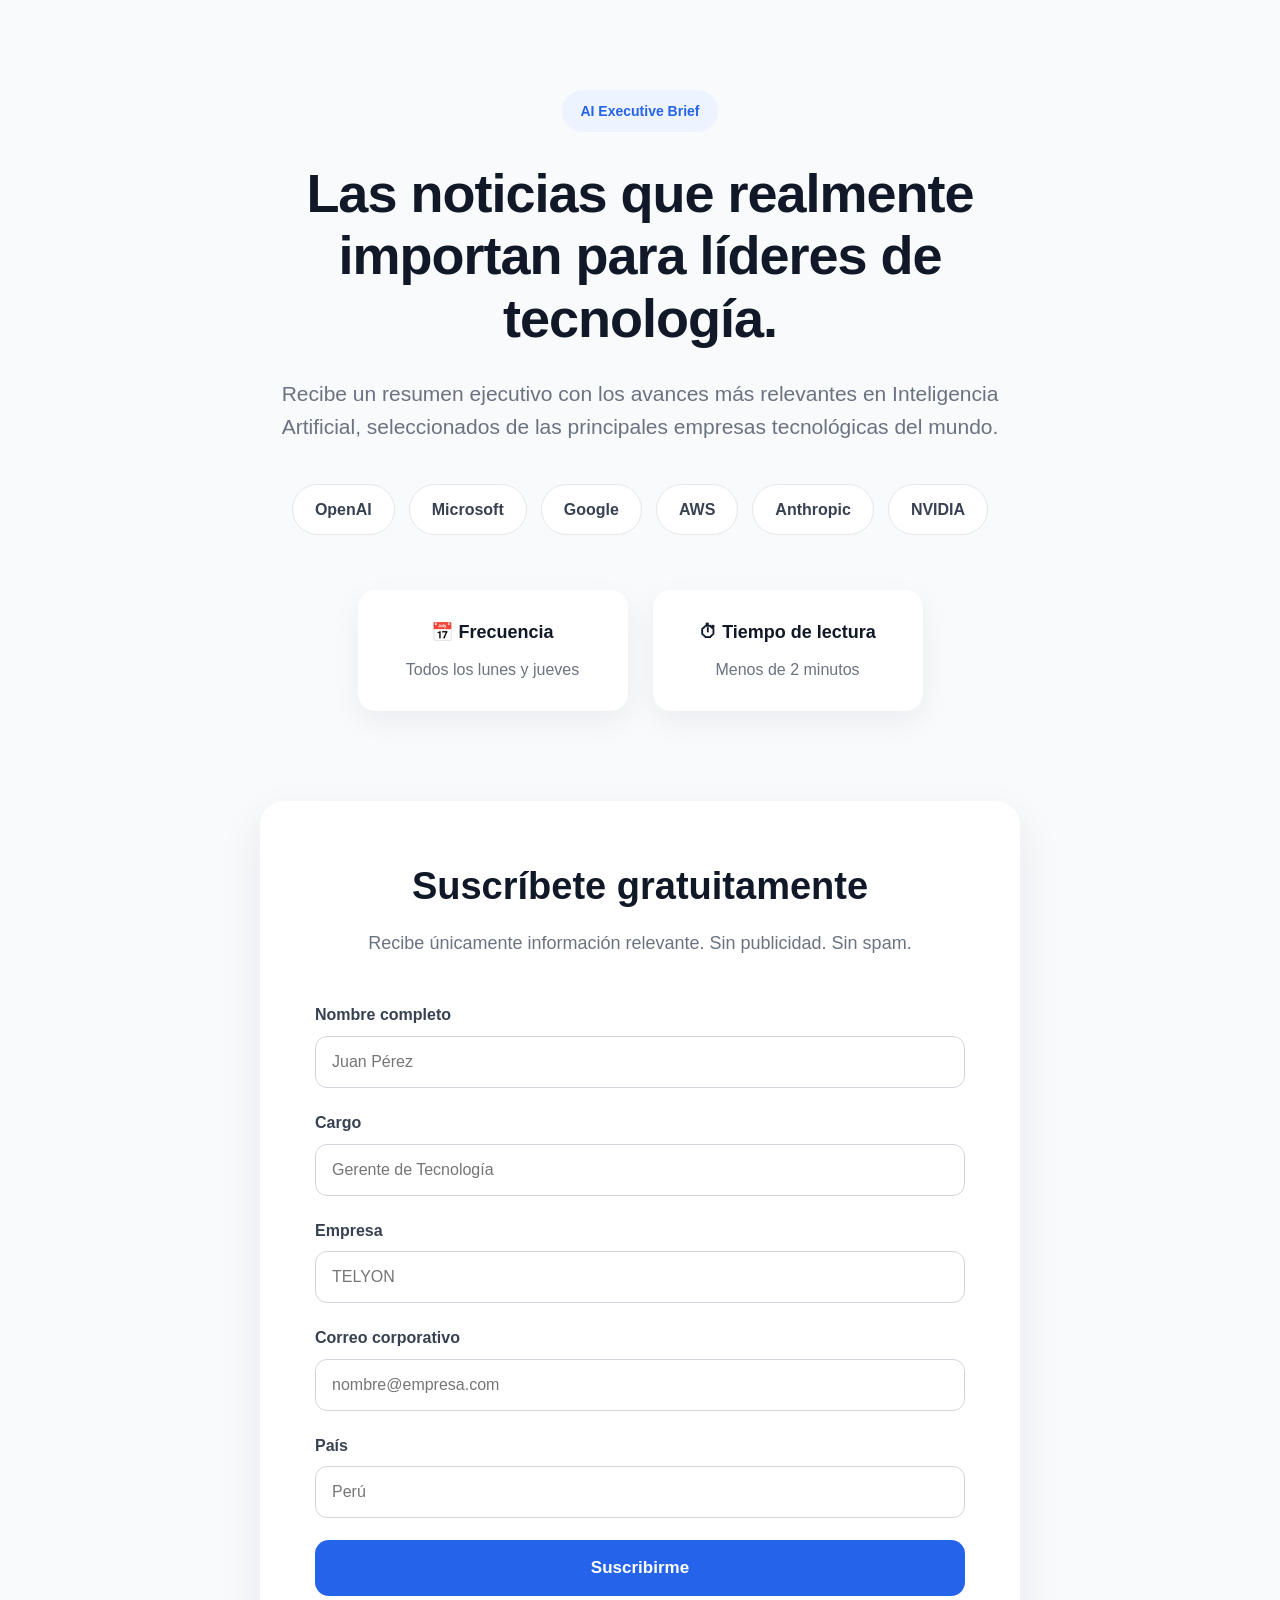
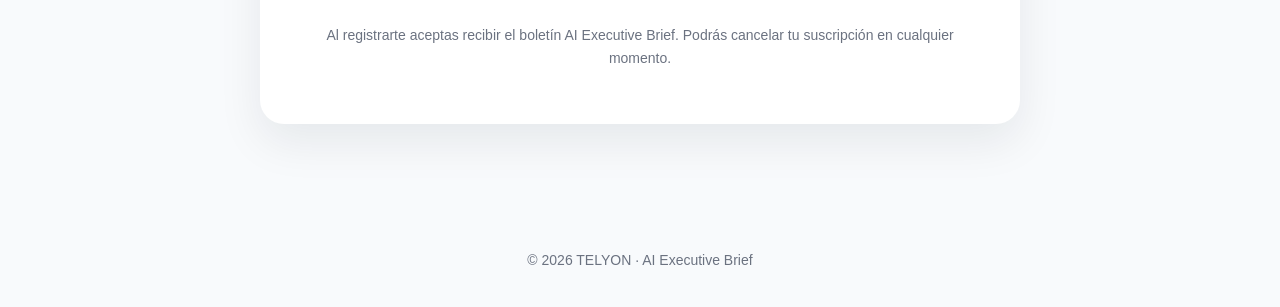
<file: newsletter/index.html>
<!DOCTYPE html>
<html lang="es">

<head>

    <meta charset="UTF-8">
    <meta name="viewport" content="width=device-width, initial-scale=1.0">

    <title>AI Executive Brief | TELYON</title>

    <meta name="description"
        content="Recibe las noticias más importantes sobre Inteligencia Artificial resumidas para ejecutivos.">

    <link rel="stylesheet" href="css/style.css">

</head>

<body>

    <header class="hero">

        <div class="container">

            <span class="badge">
                AI Executive Brief
            </span>

            <h1>
                Las noticias que realmente importan para líderes de tecnología.
            </h1>

            <p class="subtitle">

                Recibe un resumen ejecutivo con los avances más relevantes en Inteligencia Artificial,
                seleccionados de las principales empresas tecnológicas del mundo.

            </p>

            <div class="sources">

                <span>OpenAI</span>

                <span>Microsoft</span>

                <span>Google</span>

                <span>AWS</span>

                <span>Anthropic</span>

                <span>NVIDIA</span>

            </div>

            <div class="schedule">

                <div class="card">

                    <h3>📅 Frecuencia</h3>

                    <p>
                        Todos los lunes y jueves
                    </p>

                </div>

                <div class="card">

                    <h3>⏱ Tiempo de lectura</h3>

                    <p>
                        Menos de 2 minutos
                    </p>

                </div>

            </div>

        </div>

    </header>

    <section class="form-section">

        <div class="container">

            <div class="form-card">

                <h2>
                    Suscríbete gratuitamente
                </h2>

                <p class="form-description">

                    Recibe únicamente información relevante.
                    Sin publicidad.
                    Sin spam.

                </p>

                <form id="newsletterForm">

                    <div class="form-group">

                        <label>Nombre completo</label>

                        <input
                            type="text"
                            name="nombre"
                            placeholder="Juan Pérez"
                            required>

                    </div>

                    <div class="form-group">

                        <label>Cargo</label>

                        <input
                            type="text"
                            name="cargo"
                            placeholder="Gerente de Tecnología"
                            required>

                    </div>

                    <div class="form-group">

                        <label>Empresa</label>

                        <input
                            type="text"
                            name="empresa"
                            placeholder="TELYON"
                            required>

                    </div>

                    <div class="form-group">

                        <label>Correo corporativo</label>

                        <input
                            type="email"
                            name="correo"
                            placeholder="nombre@empresa.com"
                            required>

                    </div>

                    <div class="form-group">

                        <label>País</label>

                        <input
                            type="text"
                            name="pais"
                            placeholder="Perú"
                            required>

                    </div>

                    <button type="submit">

                        Suscribirme

                    </button>

                </form>

                <p class="privacy">

                    Al registrarte aceptas recibir el boletín AI Executive Brief.
                    Podrás cancelar tu suscripción en cualquier momento.

                </p>

            </div>

        </div>

    </section>

    <footer>

        © 2026 TELYON · AI Executive Brief

    </footer>

    <script src="js/app.js"></script>

</body>

</html>
</file>
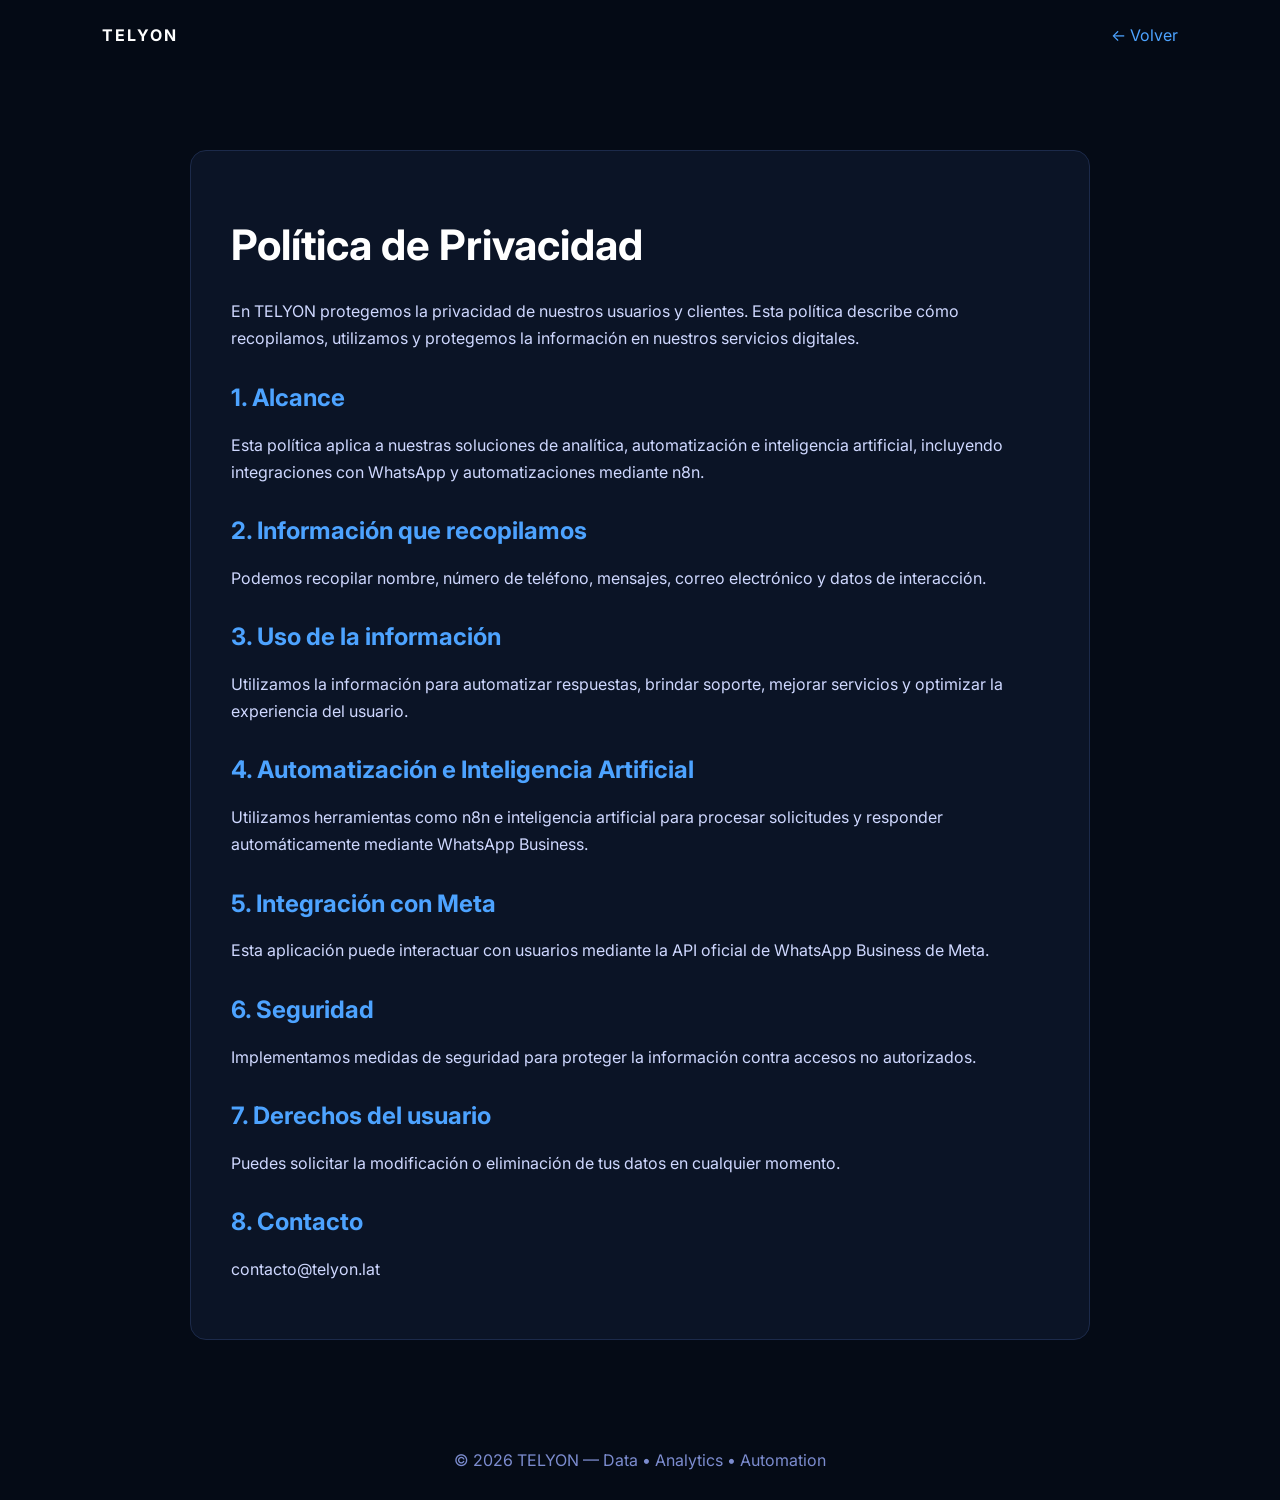
<file: privacidad/index.html>
<!DOCTYPE html>
<html lang="es">
<head>
    <meta charset="UTF-8">
    <meta name="viewport" content="width=device-width, initial-scale=1.0">
    <title>Política de Privacidad | TELYON</title>

    <link href="https://fonts.googleapis.com/css2?family=Inter:wght@300;400;600;700&display=swap" rel="stylesheet">

    <style>
        body {
            margin: 0;
            font-family: 'Inter', sans-serif;
            background: #050b16;
            color: #cfd8ff;
        }

        header {
            padding: 25px 8%;
            display: flex;
            justify-content: space-between;
            background: rgba(5,11,22,0.9);
        }

        .logo {
            color: white;
            font-weight: 700;
            letter-spacing: 2px;
        }

        .back {
            color: #4da3ff;
            text-decoration: none;
        }

        .container {
            max-width: 900px;
            margin: 60px auto;
            padding: 20px;
        }

        .card {
            background: #0b1426;
            padding: 40px;
            border-radius: 16px;
            border: 1px solid #1c2a4a;
        }

        h1 {
            color: white;
            font-size: 42px;
        }

        h2 {
            color: #4da3ff;
            margin-top: 30px;
        }

        p {
            line-height: 1.7;
        }

        footer {
            text-align: center;
            padding: 30px;
            margin-top: 60px;
            color: #7c8ccf;
        }
    </style>
</head>

<body>

<header>
    <div class="logo">TELYON</div>
    <a href="/" class="back">← Volver</a>
</header>

<div class="container">
    <div class="card">

        <h1>Política de Privacidad</h1>

        <p>
            En TELYON protegemos la privacidad de nuestros usuarios y clientes. Esta política describe cómo recopilamos,
            utilizamos y protegemos la información en nuestros servicios digitales.
        </p>

        <h2>1. Alcance</h2>
        <p>
            Esta política aplica a nuestras soluciones de analítica, automatización e inteligencia artificial,
            incluyendo integraciones con WhatsApp y automatizaciones mediante n8n.
        </p>

        <h2>2. Información que recopilamos</h2>
        <p>
            Podemos recopilar nombre, número de teléfono, mensajes, correo electrónico y datos de interacción.
        </p>

        <h2>3. Uso de la información</h2>
        <p>
            Utilizamos la información para automatizar respuestas, brindar soporte, mejorar servicios
            y optimizar la experiencia del usuario.
        </p>

        <h2>4. Automatización e Inteligencia Artificial</h2>
        <p>
            Utilizamos herramientas como n8n e inteligencia artificial para procesar solicitudes
            y responder automáticamente mediante WhatsApp Business.
        </p>

        <h2>5. Integración con Meta</h2>
        <p>
            Esta aplicación puede interactuar con usuarios mediante la API oficial de WhatsApp Business de Meta.
        </p>

        <h2>6. Seguridad</h2>
        <p>
            Implementamos medidas de seguridad para proteger la información contra accesos no autorizados.
        </p>

        <h2>7. Derechos del usuario</h2>
        <p>
            Puedes solicitar la modificación o eliminación de tus datos en cualquier momento.
        </p>

        <h2>8. Contacto</h2>
        <p>
            contacto@telyon.lat
        </p>

    </div>
</div>

<footer>
    © 2026 TELYON — Data • Analytics • Automation
</footer>

</body>
</html>
</file>
<file: newsletter/css/style.css>
/* ==========================
   AI Executive Brief
   TELYON
========================== */

*{
    margin:0;
    padding:0;
    box-sizing:border-box;
}

html{
    scroll-behavior:smooth;
}

body{

    font-family:'Segoe UI',Arial,sans-serif;
    background:#F8FAFC;
    color:#111827;
    line-height:1.6;

}

.container{

    width:90%;
    max-width:1100px;
    margin:auto;

}

/*==========================
 HERO
==========================*/

.hero{

    padding:90px 0 70px;
    text-align:center;

}

.badge{

    display:inline-block;

    padding:10px 18px;

    background:#EEF4FF;

    color:#2563EB;

    border-radius:999px;

    font-size:14px;

    font-weight:600;

    margin-bottom:30px;

}

.hero h1{

    font-size:54px;

    font-weight:700;

    max-width:850px;

    margin:auto;

    line-height:1.15;

    letter-spacing:-1px;

}

.subtitle{

    max-width:760px;

    margin:28px auto;

    color:#6B7280;

    font-size:21px;

}

/*==========================
 FUENTES
==========================*/

.sources{

    display:flex;

    justify-content:center;

    flex-wrap:wrap;

    gap:14px;

    margin-top:40px;

}

.sources span{

    padding:12px 22px;

    border:1px solid #E5E7EB;

    border-radius:40px;

    background:white;

    color:#374151;

    font-weight:600;

    transition:.25s;

}

.sources span:hover{

    transform:translateY(-2px);

    box-shadow:0 8px 20px rgba(0,0,0,.06);

}

/*==========================
 CARDS
==========================*/

.schedule{

    display:flex;

    justify-content:center;

    gap:25px;

    margin-top:55px;

    flex-wrap:wrap;

}

.card{

    width:270px;

    background:white;

    border-radius:18px;

    padding:28px;

    box-shadow:0 10px 30px rgba(15,23,42,.06);

    transition:.25s;

}

.card:hover{

    transform:translateY(-4px);

}

.card h3{

    margin-bottom:10px;

    font-size:18px;

}

.card p{

    color:#6B7280;

}

/*==========================
 FORMULARIO
==========================*/

.form-section{

    padding:20px 0 90px;

}

.form-card{

    background:white;

    max-width:760px;

    margin:auto;

    border-radius:24px;

    padding:55px;

    box-shadow:0 18px 45px rgba(15,23,42,.08);

}

.form-card h2{

    text-align:center;

    font-size:38px;

    margin-bottom:12px;

}

.form-description{

    text-align:center;

    color:#6B7280;

    margin-bottom:45px;

    font-size:18px;

}

.form-group{

    margin-bottom:22px;

}

.form-group label{

    display:block;

    margin-bottom:8px;

    font-weight:600;

    color:#374151;

}

.form-group input{

    width:100%;

    padding:16px;

    border:1px solid #D1D5DB;

    border-radius:12px;

    font-size:16px;

    transition:.25s;

    outline:none;

}

.form-group input:focus{

    border-color:#2563EB;

    box-shadow:0 0 0 4px rgba(37,99,235,.12);

}

button{

    width:100%;

    border:none;

    border-radius:14px;

    background:#2563EB;

    color:white;

    padding:18px;

    font-size:17px;

    font-weight:600;

    cursor:pointer;

    transition:.25s;

}

button:hover{

    background:#1D4ED8;

    transform:translateY(-2px);

}

.privacy{

    margin-top:28px;

    text-align:center;

    color:#6B7280;

    font-size:14px;

}

/*==========================
 FOOTER
==========================*/

footer{

    text-align:center;

    padding:35px;

    color:#6B7280;

    font-size:14px;

}

/*==========================
 RESPONSIVE
==========================*/

@media(max-width:768px){

.hero{

    padding-top:60px;

}

.hero h1{

    font-size:36px;

}

.subtitle{

    font-size:18px;

}

.form-card{

    padding:35px 25px;

}

.form-card h2{

    font-size:30px;

}

.card{

    width:100%;

}

}
</file>
